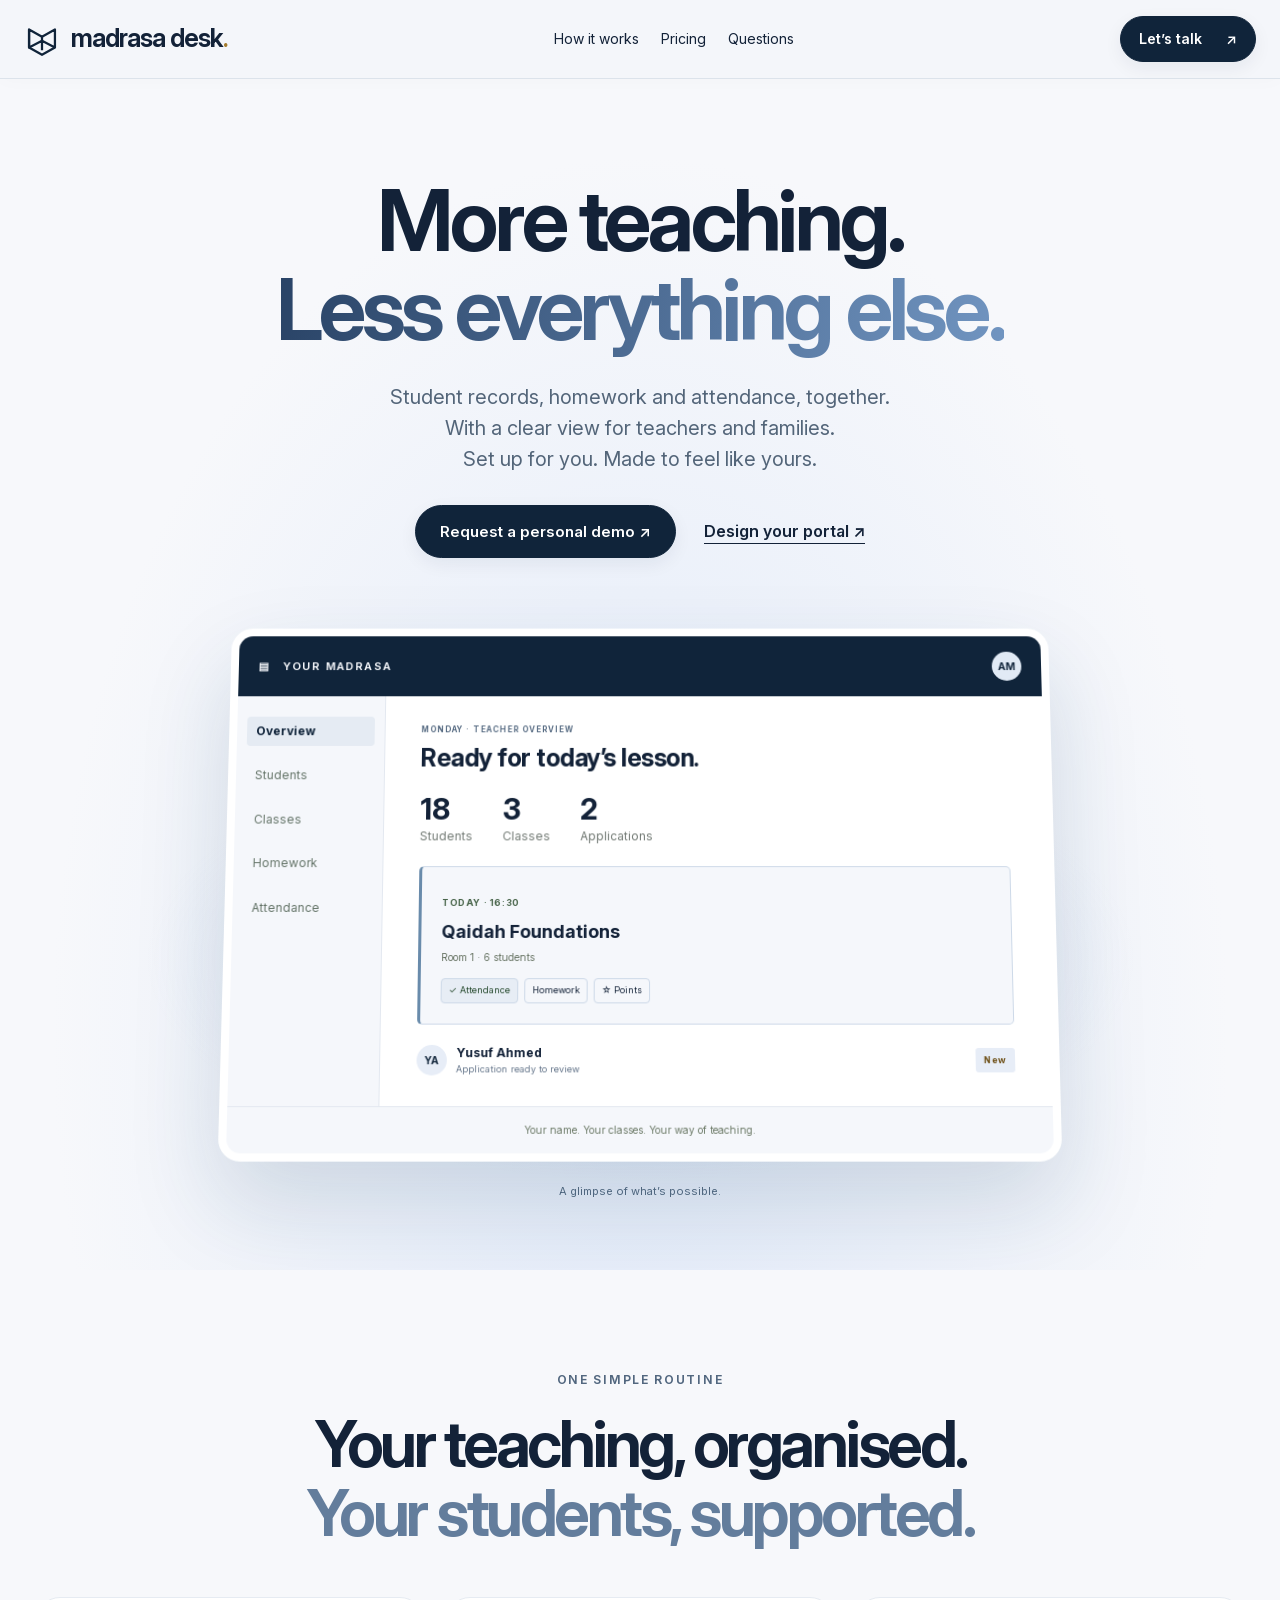
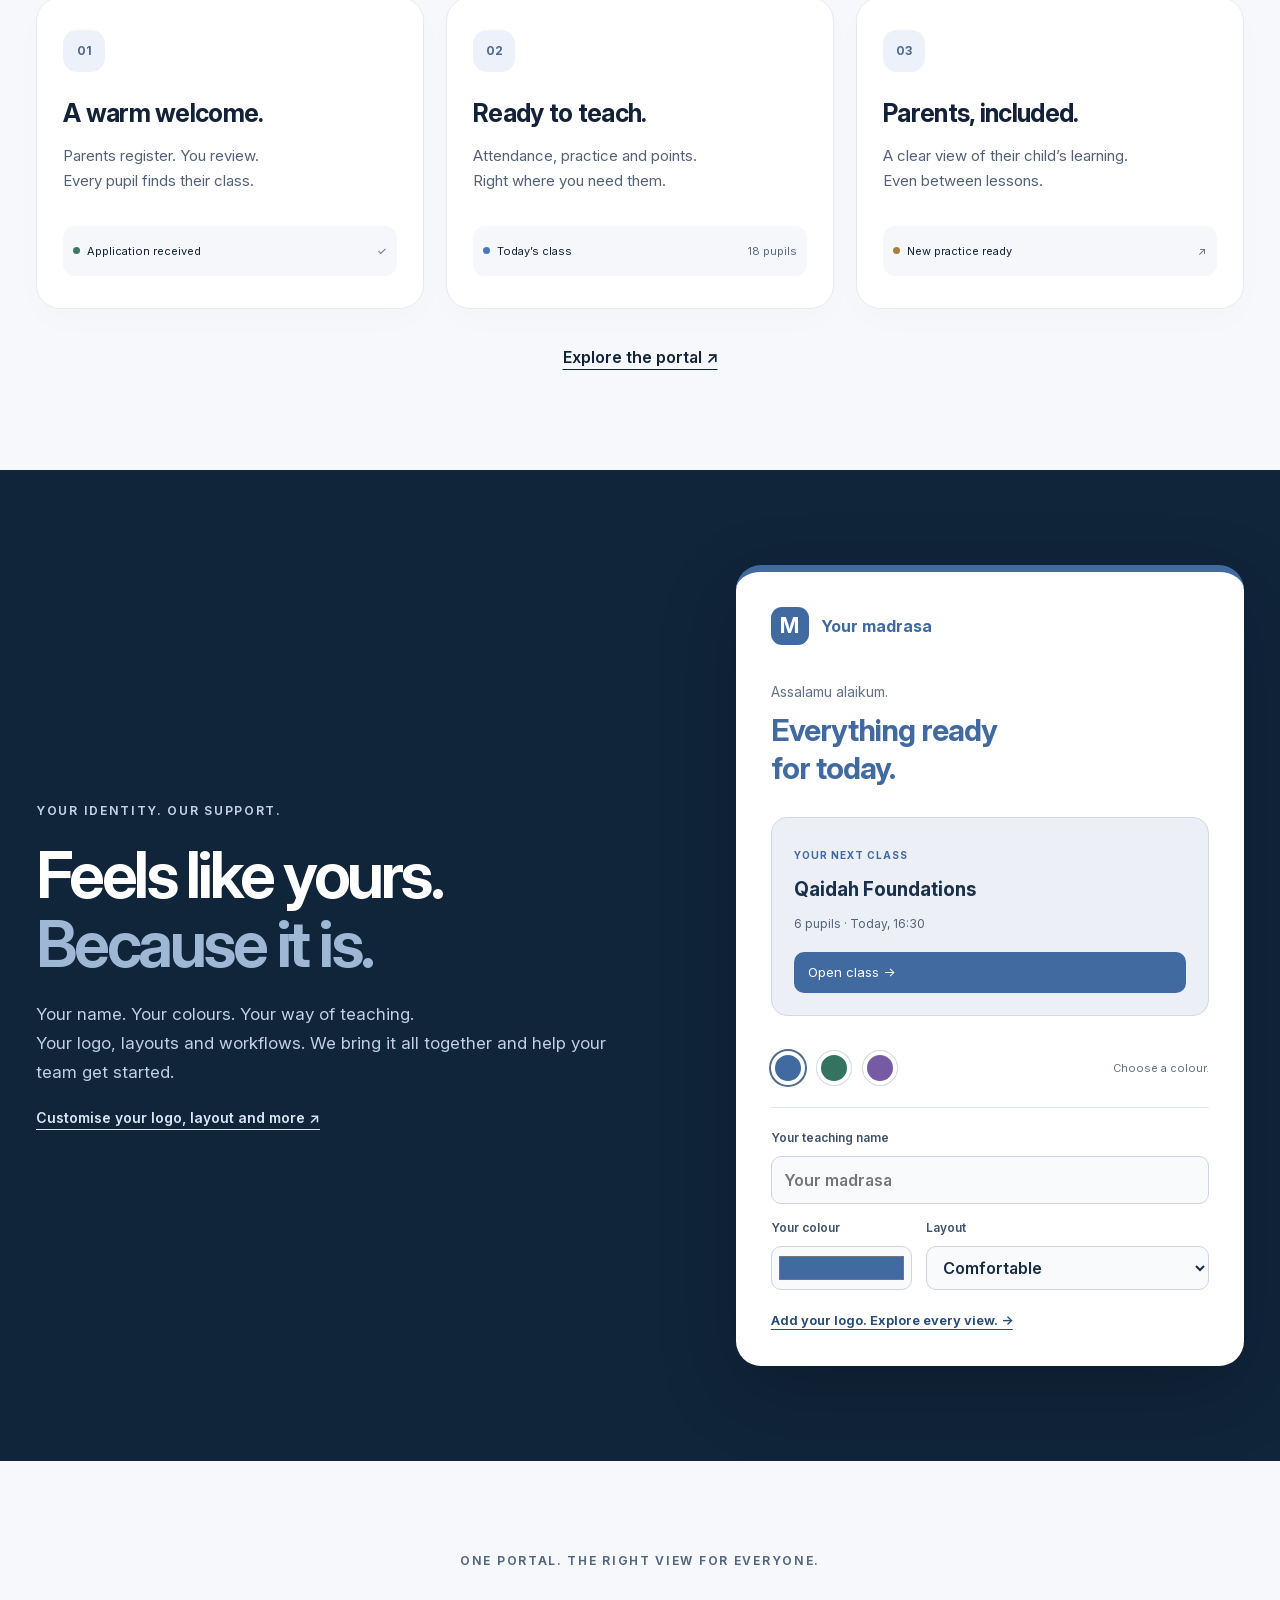
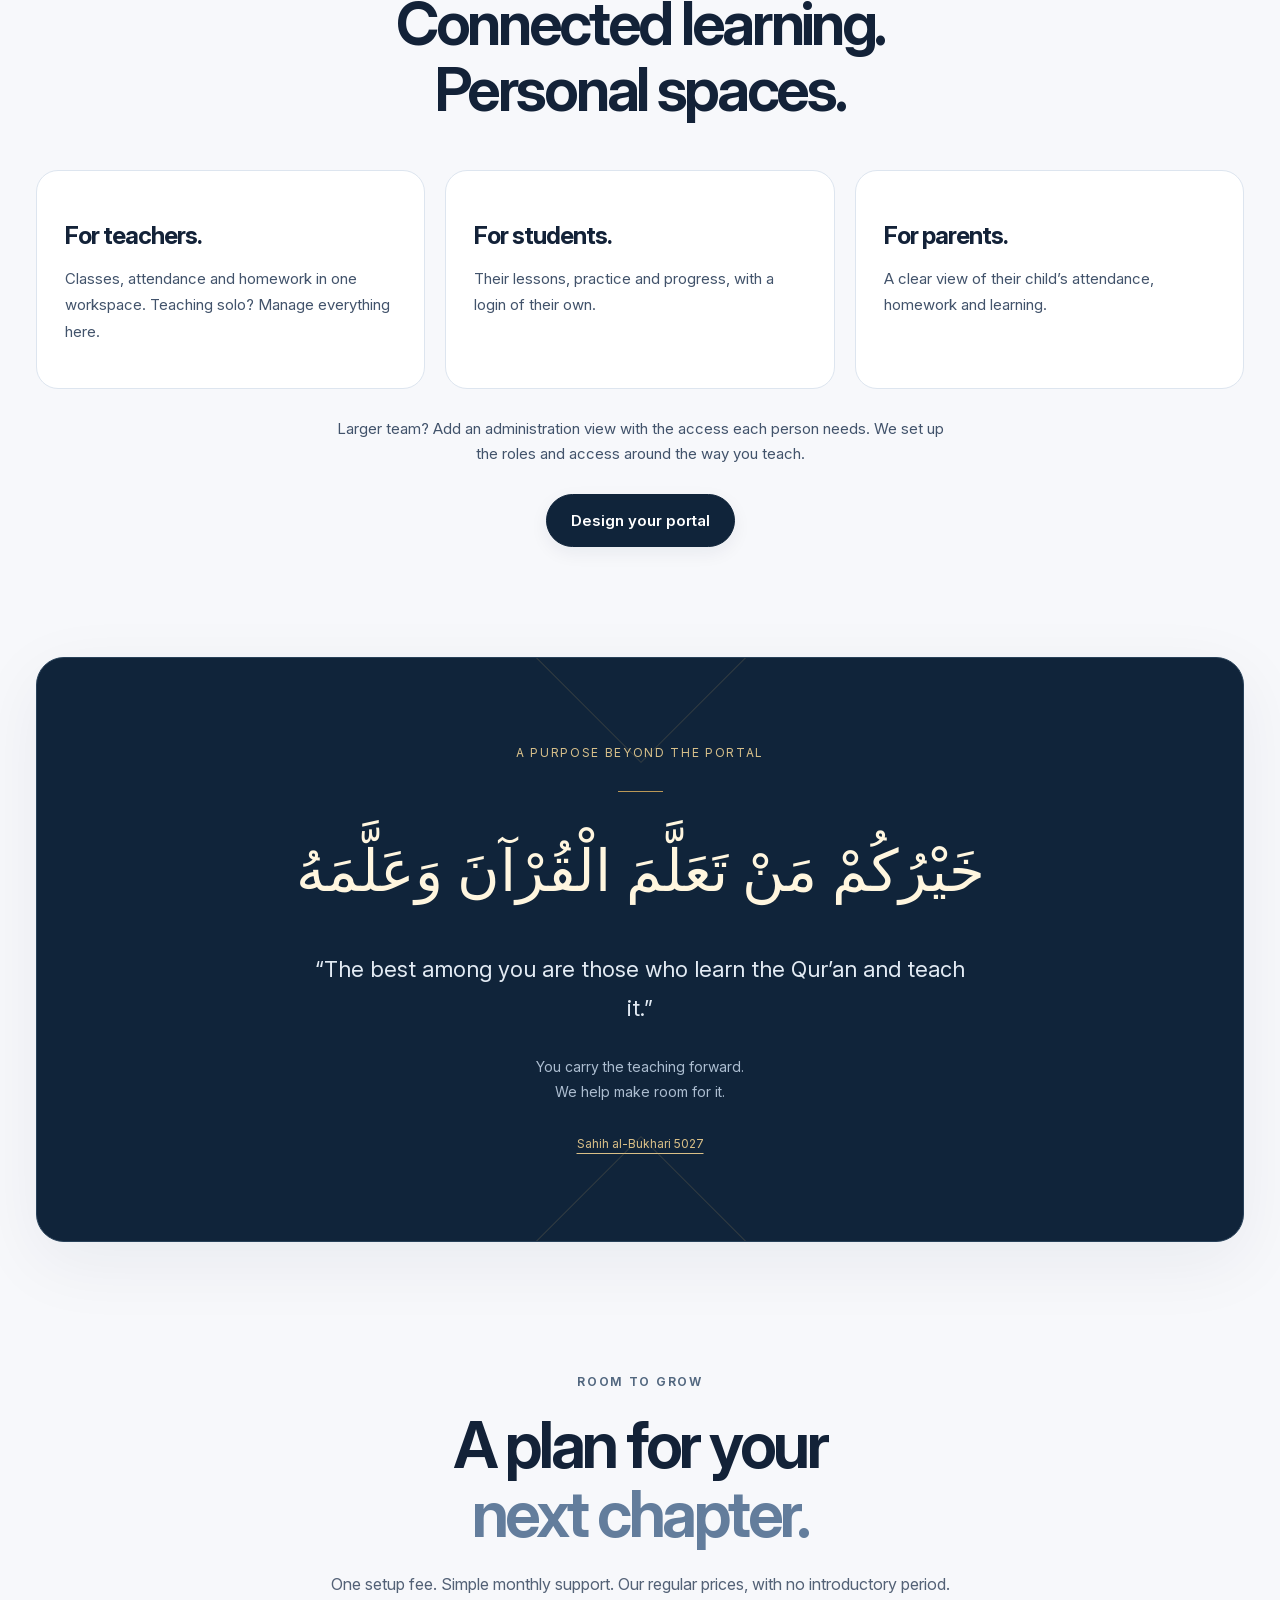
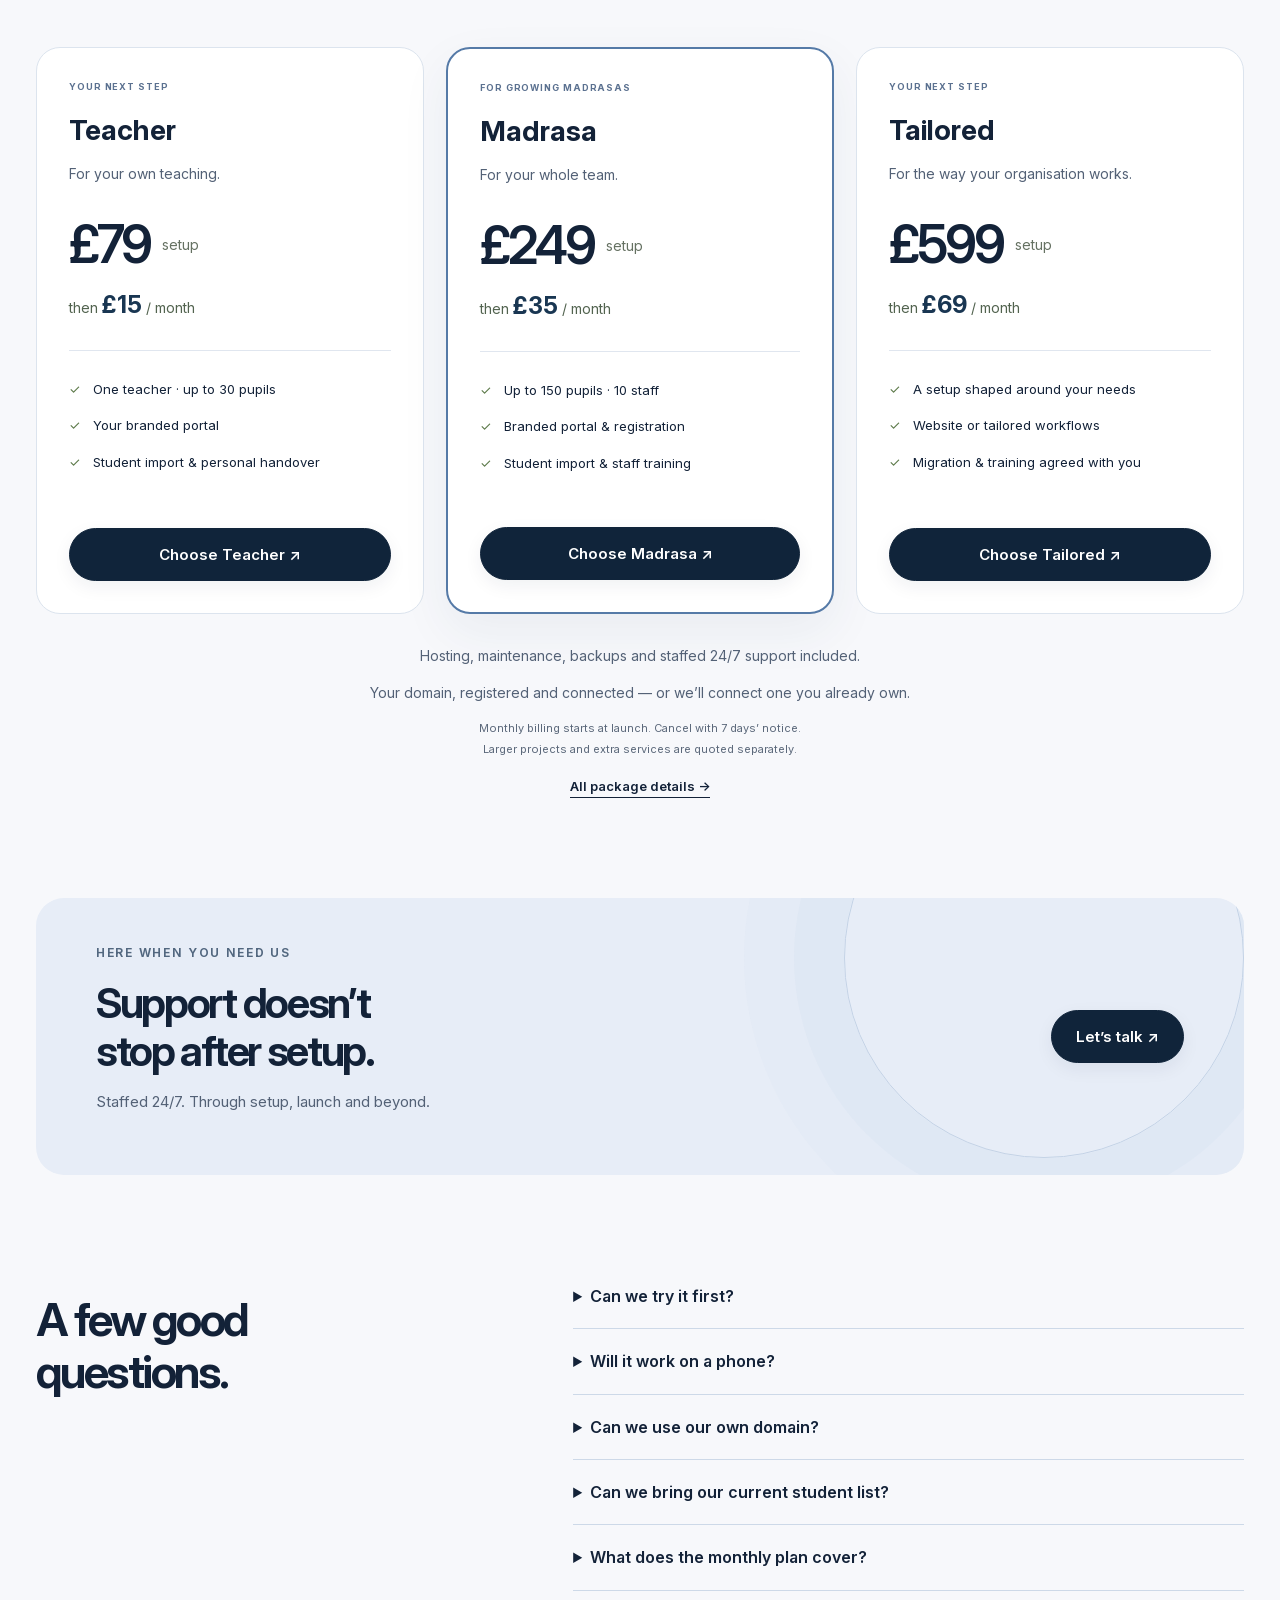
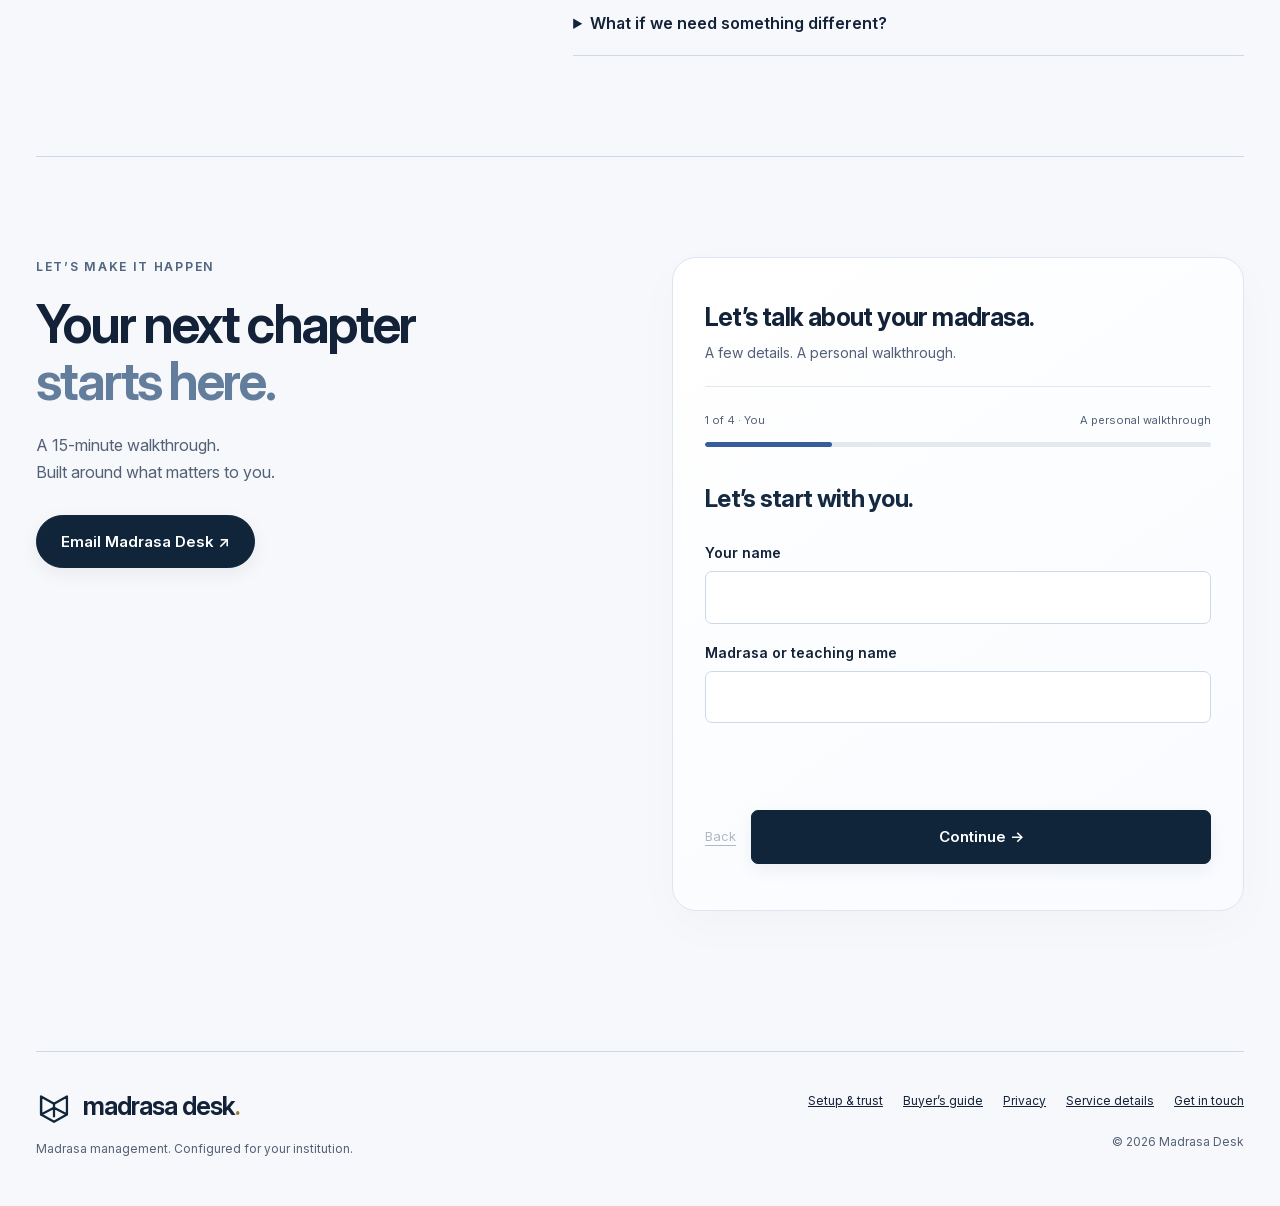
<file: index.html>
<!doctype html><html lang="en-GB"><head><meta charset="utf-8"><meta name="viewport" content="width=device-width,initial-scale=1"><title>Madrasa management, set up for you | Madrasa Desk</title><meta name="description" content="A branded management portal for UK madrasas, maktabs and Quran teachers. Configuration, student import, training and ongoing support. From £79 + £15/month."><meta property="og:title" content="Madrasa management, set up for you | Madrasa Desk"><meta property="og:description" content="A branded management portal for UK madrasas, maktabs and Quran teachers. Configuration, student import, training and ongoing support. From £79 + £15/month."><link rel="icon" href="assets/favicon.svg" type="image/svg+xml"><link rel="stylesheet" href="style.css?v=20261007-smooth2"><script src="app.js?v=20261007-smooth2" defer></script><link rel="canonical" href="https://madrasadesk.co.uk/"><meta property="og:url" content="https://madrasadesk.co.uk/"><meta property="og:site_name" content="Madrasa Desk"><meta property="og:type" content="website"><meta property="og:image" content="https://madrasadesk.co.uk/assets/share-card.png"><meta property="og:image:width" content="1200"><meta property="og:image:height" content="630"><meta property="og:image:alt" content="Madrasa Desk — Your madrasa. Your own portal. Set up for you."><meta name="twitter:card" content="summary_large_image"><script type="application/ld+json">{"@context": "https://schema.org", "@type": "Organization", "name": "Madrasa Desk", "url": "https://madrasadesk.co.uk/", "logo": "https://madrasadesk.co.uk/assets/mark.svg", "description": "Independent madrasa portal setup and ongoing support."}</script></head><body><a class="skip" href="#main">Skip to content</a><header class="header wrap"><a class="brand" href="./" aria-label="Madrasa Desk home"><img src="assets/mark.svg" alt="" width="36" height="36"><span>madrasa desk<span class="brand-dot">.</span></span></a><nav aria-label="Main navigation"><a href="#how-it-works">How it works</a><a href="#pricing">Pricing</a><a href="#questions">Questions</a></nav><a class="button small" href="#enquire">Let’s talk <span aria-hidden="true">↗</span></a></header><main id="main" class="premium-home"><section class="hero-stage"><div class="hero-copy wrap"><h1>More teaching.<br><span>Less everything else.</span></h1><p>Student records, homework and attendance, together.<br class="desktop-break"> With a clear view for teachers and families.<br class="desktop-break"> Set up for you. Made to feel like yours.</p><div class="hero-actions"><a class="button" href="#enquire">Request a personal demo ↗</a><a class="text-link" href="demo.html" target="_blank" rel="noopener">Design your portal ↗</a></div></div><div class="product-stage wrap" data-depth><div class="product-halo" aria-hidden="true"></div><div class="app-preview"><div class="preview-top"><span class="mini-brand">▤ &nbsp; YOUR MADRASA</span><span class="avatar">AM</span></div><div class="preview-layout"><aside><span class="selected">Overview</span><span>Students</span><span>Classes</span><span>Homework</span><span>Attendance</span></aside><div class="preview-main"><div class="preview-greeting"><span class="eyebrow">MONDAY · TEACHER OVERVIEW</span><h3>Ready for today’s lesson.</h3></div><div class="preview-metrics"><div><strong>18</strong><span>Students</span></div><div><strong>3</strong><span>Classes</span></div><div><strong>2</strong><span>Applications</span></div></div><div class="lesson-card"><span class="tag">TODAY · 16:30</span><h4>Qaidah Foundations</h4><p>Room 1 · 6 students</p><div class="lesson-actions"><span>✓ Attendance</span><span>Homework</span><span>☆ Points</span></div></div><div class="preview-row"><span class="avatar peach">YA</span><div><strong>Yusuf Ahmed</strong><small>Application ready to review</small></div><span class="tag gold">New</span></div></div></div><div class="preview-bottom">Your name. Your classes. Your way of teaching.</div></div><span class="product-caption">A glimpse of what’s possible.</span></div></section>
<section class="journey-section wrap" id="how-it-works"><div class="section-title" data-reveal><span class="eyebrow">ONE SIMPLE ROUTINE</span><h2>Your teaching, organised.<br><span>Your students, supported.</span></h2></div><div class="journey-grid"><article data-reveal><span class="journey-icon">01</span><h3>A warm welcome.</h3><p>Parents register. You review.<br>Every pupil finds their class.</p><div class="mini-event"><span class="event-dot"></span>Application received <span>✓</span></div></article><article data-reveal><span class="journey-icon">02</span><h3>Ready to teach.</h3><p>Attendance, practice and points.<br>Right where you need them.</p><div class="mini-event"><span class="event-dot blue"></span>Today’s class <span>18 pupils</span></div></article><article data-reveal><span class="journey-icon">03</span><h3>Parents, included.</h3><p>A clear view of their child’s learning.<br>Even between lessons.</p><div class="mini-event"><span class="event-dot gold-dot"></span>New practice ready <span>↗</span></div></article></div><a class="text-link" href="demo.html" target="_blank" rel="noopener">Explore the portal ↗</a></section>
<section class="spotlight"><div class="wrap spotlight-inner"><div data-reveal><span class="eyebrow">YOUR IDENTITY. OUR SUPPORT.</span><h2>Feels like yours.<br><span>Because it is.</span></h2><p>Your name. Your colours. Your way of teaching.<br>Your logo, layouts and workflows. We bring it all together and help your team get started.</p><a class="text-link" href="demo.html" target="_blank" rel="noopener">Customise your logo, layout and more ↗</a></div><div class="identity-card" data-reveal><div class="identity-top"><span class="identity-mark" aria-hidden="true">M</span><strong id="identity-name">Your madrasa</strong></div><p>Assalamu alaikum.</p><h3>Everything ready<br>for today.</h3><div class="identity-lesson"><span>YOUR NEXT CLASS</span><strong>Qaidah Foundations</strong><small>6 pupils · Today, 16:30</small><div class="identity-action">Open class →</div></div><div class="colour-picker" aria-label="Preview portal colour"><button class="swatch active" data-colour="blue" aria-label="Blue portal" aria-pressed="true"></button><button class="swatch" data-colour="green" aria-label="Green portal" aria-pressed="false"></button><button class="swatch" data-colour="purple" aria-label="Purple portal" aria-pressed="false"></button><span>Choose a colour.</span></div><div class="identity-controls"><label>Your teaching name<input id="brand-preview-name" maxlength="40" placeholder="Your madrasa" autocomplete="off"></label><div class="identity-control-row"><label>Your colour<input type="color" id="brand-preview-colour" value="#416aa0"></label><label>Layout<select id="brand-preview-layout"><option value="comfortable">Comfortable</option><option value="compact">Compact</option></select></label></div><a class="identity-design-link" href="demo.html" target="_blank" rel="noopener">Add your logo. Explore every view. →</a></div></div></div></section>
<section class="portal-roles wrap" data-reveal><span class="eyebrow">ONE PORTAL. THE RIGHT VIEW FOR EVERYONE.</span><h2>Connected learning.<br>Personal spaces.</h2><div class="role-grid"><article><h3>For teachers.</h3><p>Classes, attendance and homework in one workspace. Teaching solo? Manage everything here.</p></article><article><h3>For students.</h3><p>Their lessons, practice and progress, with a login of their own.</p></article><article><h3>For parents.</h3><p>A clear view of their child’s attendance, homework and learning.</p></article></div><p class="roles-note">Larger team? Add an administration view with the access each person needs. We set up the roles and access around the way you teach.</p><a class="button" href="demo.html" target="_blank" rel="noopener">Design your portal</a></section><section class="hadith-section wrap" data-reveal><span class="hadith-kicker">A purpose beyond the portal</span><span class="hadith-rule" aria-hidden="true"></span><p lang="ar" dir="rtl" class="hadith-arabic">خَيْرُكُمْ مَنْ تَعَلَّمَ الْقُرْآنَ وَعَلَّمَهُ</p><p class="hadith-translation">“The best among you are those who learn the Qur’an and teach it.”</p><p class="hadith-purpose">You carry the teaching forward.<br>We help make room for it.</p><a href="https://sunnah.com/bukhari:5027" target="_blank" rel="noopener">Sahih al-Bukhari 5027</a></section><section class="section wrap pricing-clean" id="pricing"><div class="section-title" data-reveal><span class="eyebrow">ROOM TO GROW</span><h2>A plan for your<br><span>next chapter.</span></h2><p>One setup fee. Simple monthly support. Our regular prices, with no introductory period.</p></div><div class="plan-grid"><article class="price-card plan-card " data-reveal><span class="plan-label">YOUR NEXT STEP</span><h3>Teacher</h3><p>For your own teaching.</p><div class="price"><strong>£79</strong><span>setup</span></div><p class="monthly">then <strong>£15</strong> / month</p><ul class="checklist"><li>One teacher · up to 30 pupils</li><li>Your branded portal</li><li>Student import & personal handover</li></ul><a class="button" href="#enquire" data-plan="Teacher">Choose Teacher ↗</a></article><article class="price-card plan-card recommended" data-reveal><span class="plan-label">FOR GROWING MADRASAS</span><h3>Madrasa</h3><p>For your whole team.</p><div class="price"><strong>£249</strong><span>setup</span></div><p class="monthly">then <strong>£35</strong> / month</p><ul class="checklist"><li>Up to 150 pupils · 10 staff</li><li>Branded portal & registration</li><li>Student import & staff training</li></ul><a class="button" href="#enquire" data-plan="Madrasa">Choose Madrasa ↗</a></article><article class="price-card plan-card " data-reveal><span class="plan-label">YOUR NEXT STEP</span><h3>Tailored</h3><p>For the way your organisation works.</p><div class="price"><strong>£599</strong><span>setup</span></div><p class="monthly">then <strong>£69</strong> / month</p><ul class="checklist"><li>A setup shaped around your needs</li><li>Website or tailored workflows</li><li>Migration & training agreed with you</li></ul><a class="button" href="#enquire" data-plan="Tailored">Choose Tailored ↗</a></article></div><div class="pricing-footnote"><p>Hosting, maintenance, backups and staffed 24/7 support included.</p><p>Your domain, registered and connected — or we’ll connect one you already own.</p><p class="micro">Monthly billing starts at launch. Cancel with 7 days’ notice.<br>Larger projects and extra services are quoted separately.</p><a class="text-link" href="service.html">All package details →</a></div></section>
<section class="support-banner wrap" data-reveal><span class="support-orbit" aria-hidden="true"></span><div><span class="eyebrow">HERE WHEN YOU NEED US</span><h2>Support doesn’t<br>stop after setup.</h2><p>Staffed 24/7. Through setup, launch and beyond.</p></div><a class="button" href="#enquire">Let’s talk ↗</a></section>
<section class="section wrap faq-section" id="questions"><div><h2>A few good<br>questions.</h2></div><div class="faqs"><details><summary>Can we try it first?</summary><p>Yes. Explore the interactive demo, then book a personal walkthrough around your priorities.</p></details><details><summary>Will it work on a phone?</summary><p>Yes. The portal works in a browser on phones and computers. No app download needed.</p></details><details><summary>Can we use our own domain?</summary><p>Yes. We can connect your existing domain or a subdomain, such as portal.yourname.co.uk, while keeping your current website. If you need a new domain, domain registration is included while your plan is active. Premium domains are quoted separately and agreed before purchase.</p></details><details><summary>Can we bring our current student list?</summary><p>Yes. Standard setup includes one clean spreadsheet import. We agree the fields and help you prepare it.</p></details><details><summary>What does the monthly plan cover?</summary><p>Hosting, backups, routine maintenance and staffed 24/7 support. Your agreement sets the support and recovery arrangements.</p></details><details><summary>What if we need something different?</summary><p>We agree the scope before you commit. Larger projects, payment collection and extra integrations are quoted separately. <a href="service.html">See the details.</a></p></details></div></section>
<section class="section wrap contact-section" id="enquire"><div data-reveal><span class="eyebrow">LET’S MAKE IT HAPPEN</span><h2>Your next chapter<br><span>starts here.</span></h2><p>A 15-minute walkthrough.<br>Built around what matters to you.</p><div class="contact-actions"><a class="button" href="mailto:hello@madrasadesk.co.uk">Email Madrasa Desk ↗</a></div></div><form id="enquiry-form" class="contact-form"><div class="form-heading"><span class="eyebrow">YOUR NEXT STEP</span><h3>Let’s talk about your madrasa.</h3><p>A few details. A personal walkthrough.</p></div><div class="enquiry-progress" hidden><div class="row"><span id="enquiry-step-label">1 of 4 · You</span><span>A personal walkthrough</span></div><div class="enquiry-track" role="progressbar" aria-label="Enquiry progress" aria-valuemin="0" aria-valuemax="4" aria-valuenow="1"><i></i></div></div>
<div class="enquiry-step" data-step="0"><h4 tabindex="-1">Let’s start with you.</h4><label>Your name<input name="name" autocomplete="name" maxlength="100" required></label><label>Madrasa or teaching name<input name="organisation" autocomplete="organization" maxlength="160" required></label></div>
<div class="enquiry-step" data-step="1"><h4 tabindex="-1">Who do you teach?</h4><fieldset class="size-options"><legend>How many students do you teach?</legend><div><label><input type="radio" name="size" value="Under 30" required><span>Under 30</span></label><label><input type="radio" name="size" value="30–75" required><span>30–75</span></label><label><input type="radio" name="size" value="76–150" required><span>76–150</span></label><label><input type="radio" name="size" value="Over 150" required><span>Over 150</span></label></div></fieldset><label>Which setup interests you?<select name="package"><option value="Not sure yet">Help me choose</option><option>Teacher</option><option>Madrasa</option><option>Tailored</option></select></label></div>
<div class="enquiry-step" data-step="2"><h4 tabindex="-1">What would make a difference?</h4><label>Tell us what you have in mind<textarea name="message" rows="4" maxlength="1900" placeholder="Perhaps easier attendance, homework in one place, or a fresh start for your madrasa…" required></textarea></label></div>
<div class="enquiry-step" data-step="3"><h4 tabindex="-1">Where can we reach you?</h4><label>Email address<input name="email" type="email" autocomplete="email" maxlength="200" required></label><label class="consent"><input type="checkbox" name="privacy" required><span>I’ve read the <a href="privacy.html">privacy notice</a>. Please contact me about this enquiry.</span></label></div>
<div class="enquiry-controls" hidden><button type="button" class="text-link" id="enquiry-back">Back</button><button type="button" class="button" id="enquiry-next">Continue →</button></div><label class="trap" aria-hidden="true">Leave this empty<input name="website" tabindex="-1" autocomplete="off"></label><button class="button" type="submit">Request a demo <span aria-hidden="true">↗</span></button><p id="form-status" role="status" tabindex="-1"></p><noscript><p>Enable JavaScript to send this form, or <a href="mailto:hello@madrasadesk.co.uk?subject=Madrasa%20Desk%20demo%20enquiry">email Madrasa Desk about a demo</a>.</p></noscript></form></section></main><footer class="wrap footer"><div><a class="brand" href="./" aria-label="Madrasa Desk home"><img src="assets/mark.svg" alt="" width="36" height="36"><span>madrasa desk<span class="brand-dot">.</span></span></a><p>Madrasa management. Configured for your institution.</p></div><div><a href="trust.html">Setup &amp; trust</a><a href="choosing-a-madrasa-system.html">Buyer’s guide</a><a href="privacy.html">Privacy</a><a href="service.html">Service details</a><a href="#enquire">Get in touch</a><p>© 2026 Madrasa Desk</p></div></footer></body></html>
</file>
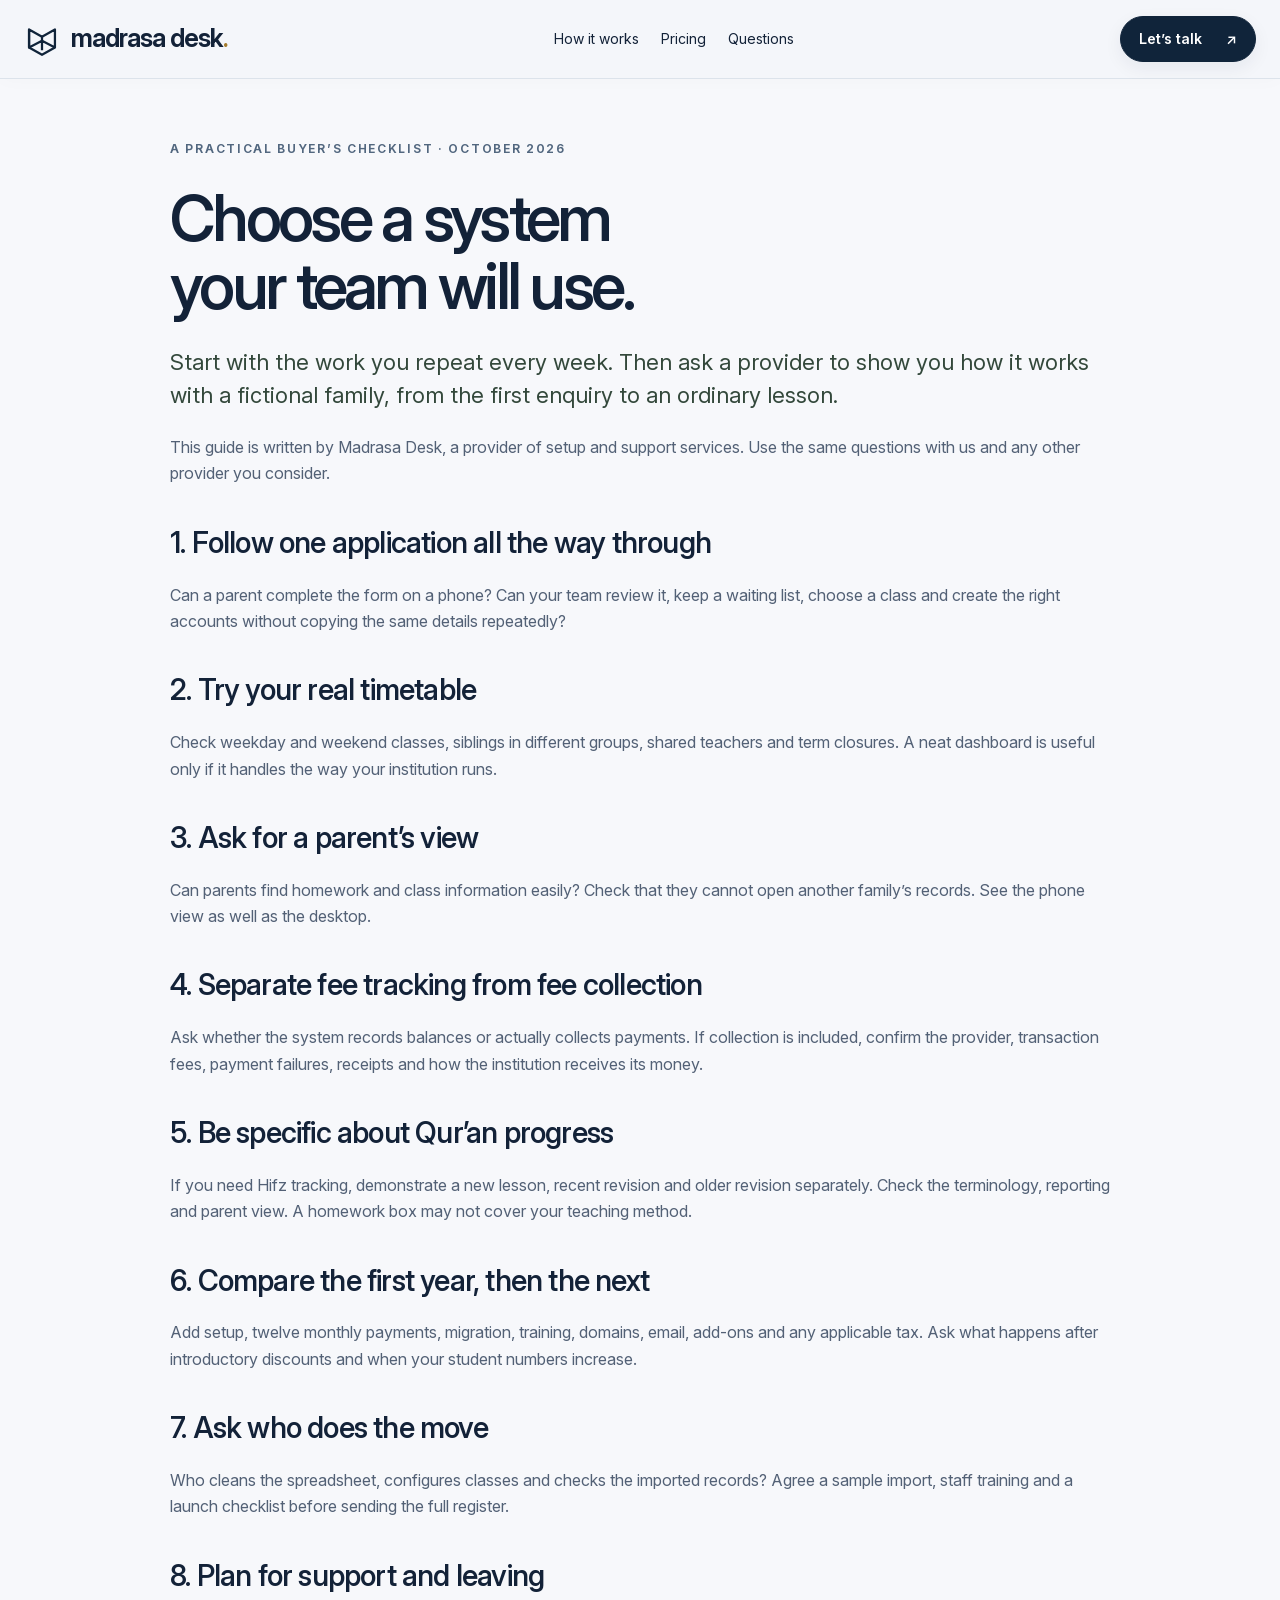
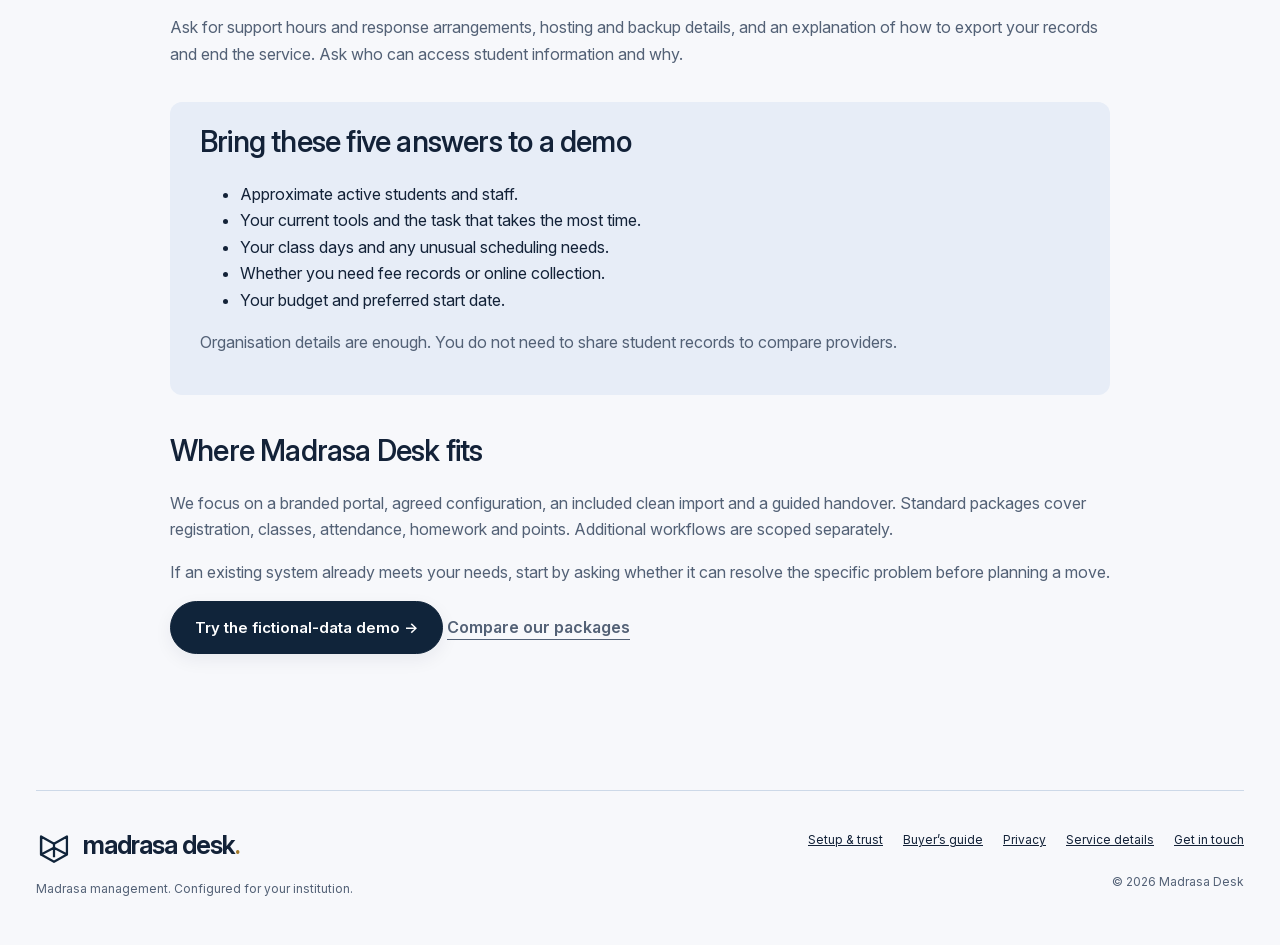
<file: choosing-a-madrasa-system.html>
<!doctype html><html lang="en-GB"><head><meta charset="utf-8"><meta name="viewport" content="width=device-width,initial-scale=1"><title>Choosing a madrasa management system | Madrasa Desk</title><meta name="description" content="A practical checklist for UK madrasas, maktabs and Quran teachers comparing registration, attendance, parent access, fees and setup support."><link rel="stylesheet" href="style.css?v=20261007-smooth2"><link rel="icon" href="assets/favicon.svg" type="image/svg+xml"><link rel="canonical" href="https://madrasadesk.co.uk/choosing-a-madrasa-system.html"><meta property="og:title" content="Choosing a madrasa management system | Madrasa Desk"><meta property="og:description" content="A practical checklist for UK madrasas, maktabs and Quran teachers comparing registration, attendance, parent access, fees and setup support."><meta property="og:url" content="https://madrasadesk.co.uk/choosing-a-madrasa-system.html"><meta property="og:site_name" content="Madrasa Desk"><meta property="og:type" content="website"><meta property="og:image" content="https://madrasadesk.co.uk/assets/share-card.png"><meta property="og:image:width" content="1200"><meta property="og:image:height" content="630"><meta property="og:image:alt" content="Madrasa Desk — Your madrasa. Your own portal. Set up for you."><meta name="twitter:card" content="summary_large_image"></head><body><a class="skip" href="index.html#main">Skip to content</a><header class="header wrap"><a class="brand" href="./" aria-label="Madrasa Desk home"><img src="assets/mark.svg" alt="" width="36" height="36"><span>madrasa desk<span class="brand-dot">.</span></span></a><nav aria-label="Main navigation"><a href="index.html#how-it-works">How it works</a><a href="index.html#pricing">Pricing</a><a href="index.html#questions">Questions</a></nav><a class="button small" href="index.html#enquire">Let’s talk <span aria-hidden="true">↗</span></a></header><main id="main" class="wrap document editorial"><span class="eyebrow">A PRACTICAL BUYER’S CHECKLIST · OCTOBER 2026</span><h1>Choose a system<br> your team will use.</h1><p class="large-copy">Start with the work you repeat every week. Then ask a provider to show you how it works with a fictional family, from the first enquiry to an ordinary lesson.</p><p>This guide is written by Madrasa Desk, a provider of setup and support services. Use the same questions with us and any other provider you consider.</p><h2>1. Follow one application all the way through</h2><p>Can a parent complete the form on a phone? Can your team review it, keep a waiting list, choose a class and create the right accounts without copying the same details repeatedly?</p><h2>2. Try your real timetable</h2><p>Check weekday and weekend classes, siblings in different groups, shared teachers and term closures. A neat dashboard is useful only if it handles the way your institution runs.</p><h2>3. Ask for a parent’s view</h2><p>Can parents find homework and class information easily? Check that they cannot open another family’s records. See the phone view as well as the desktop.</p><h2>4. Separate fee tracking from fee collection</h2><p>Ask whether the system records balances or actually collects payments. If collection is included, confirm the provider, transaction fees, payment failures, receipts and how the institution receives its money.</p><h2>5. Be specific about Qur’an progress</h2><p>If you need Hifz tracking, demonstrate a new lesson, recent revision and older revision separately. Check the terminology, reporting and parent view. A homework box may not cover your teaching method.</p><h2>6. Compare the first year, then the next</h2><p>Add setup, twelve monthly payments, migration, training, domains, email, add-ons and any applicable tax. Ask what happens after introductory discounts and when your student numbers increase.</p><h2>7. Ask who does the move</h2><p>Who cleans the spreadsheet, configures classes and checks the imported records? Agree a sample import, staff training and a launch checklist before sending the full register.</p><h2>8. Plan for support and leaving</h2><p>Ask for support hours and response arrangements, hosting and backup details, and an explanation of how to export your records and end the service. Ask who can access student information and why.</p><div class="decision-box"><h2>Bring these five answers to a demo</h2><ul><li>Approximate active students and staff.</li><li>Your current tools and the task that takes the most time.</li><li>Your class days and any unusual scheduling needs.</li><li>Whether you need fee records or online collection.</li><li>Your budget and preferred start date.</li></ul><p>Organisation details are enough. You do not need to share student records to compare providers.</p></div><h2>Where Madrasa Desk fits</h2><p>We focus on a branded portal, agreed configuration, an included clean import and a guided handover. Standard packages cover registration, classes, attendance, homework and points. Additional workflows are scoped separately.</p><p>If an existing system already meets your needs, start by asking whether it can resolve the specific problem before planning a move.</p><p><a class="button" href="demo.html">Try the fictional-data demo →</a> <a class="text-link" href="index.html#pricing">Compare our packages</a></p></main><footer class="wrap footer"><div><a class="brand" href="./" aria-label="Madrasa Desk home"><img src="assets/mark.svg" alt="" width="36" height="36"><span>madrasa desk<span class="brand-dot">.</span></span></a><p>Madrasa management. Configured for your institution.</p></div><div><a href="trust.html">Setup &amp; trust</a><a href="choosing-a-madrasa-system.html">Buyer’s guide</a><a href="privacy.html">Privacy</a><a href="service.html">Service details</a><a href="index.html#enquire">Get in touch</a><p>© 2026 Madrasa Desk</p></div></footer></body></html>
</file>
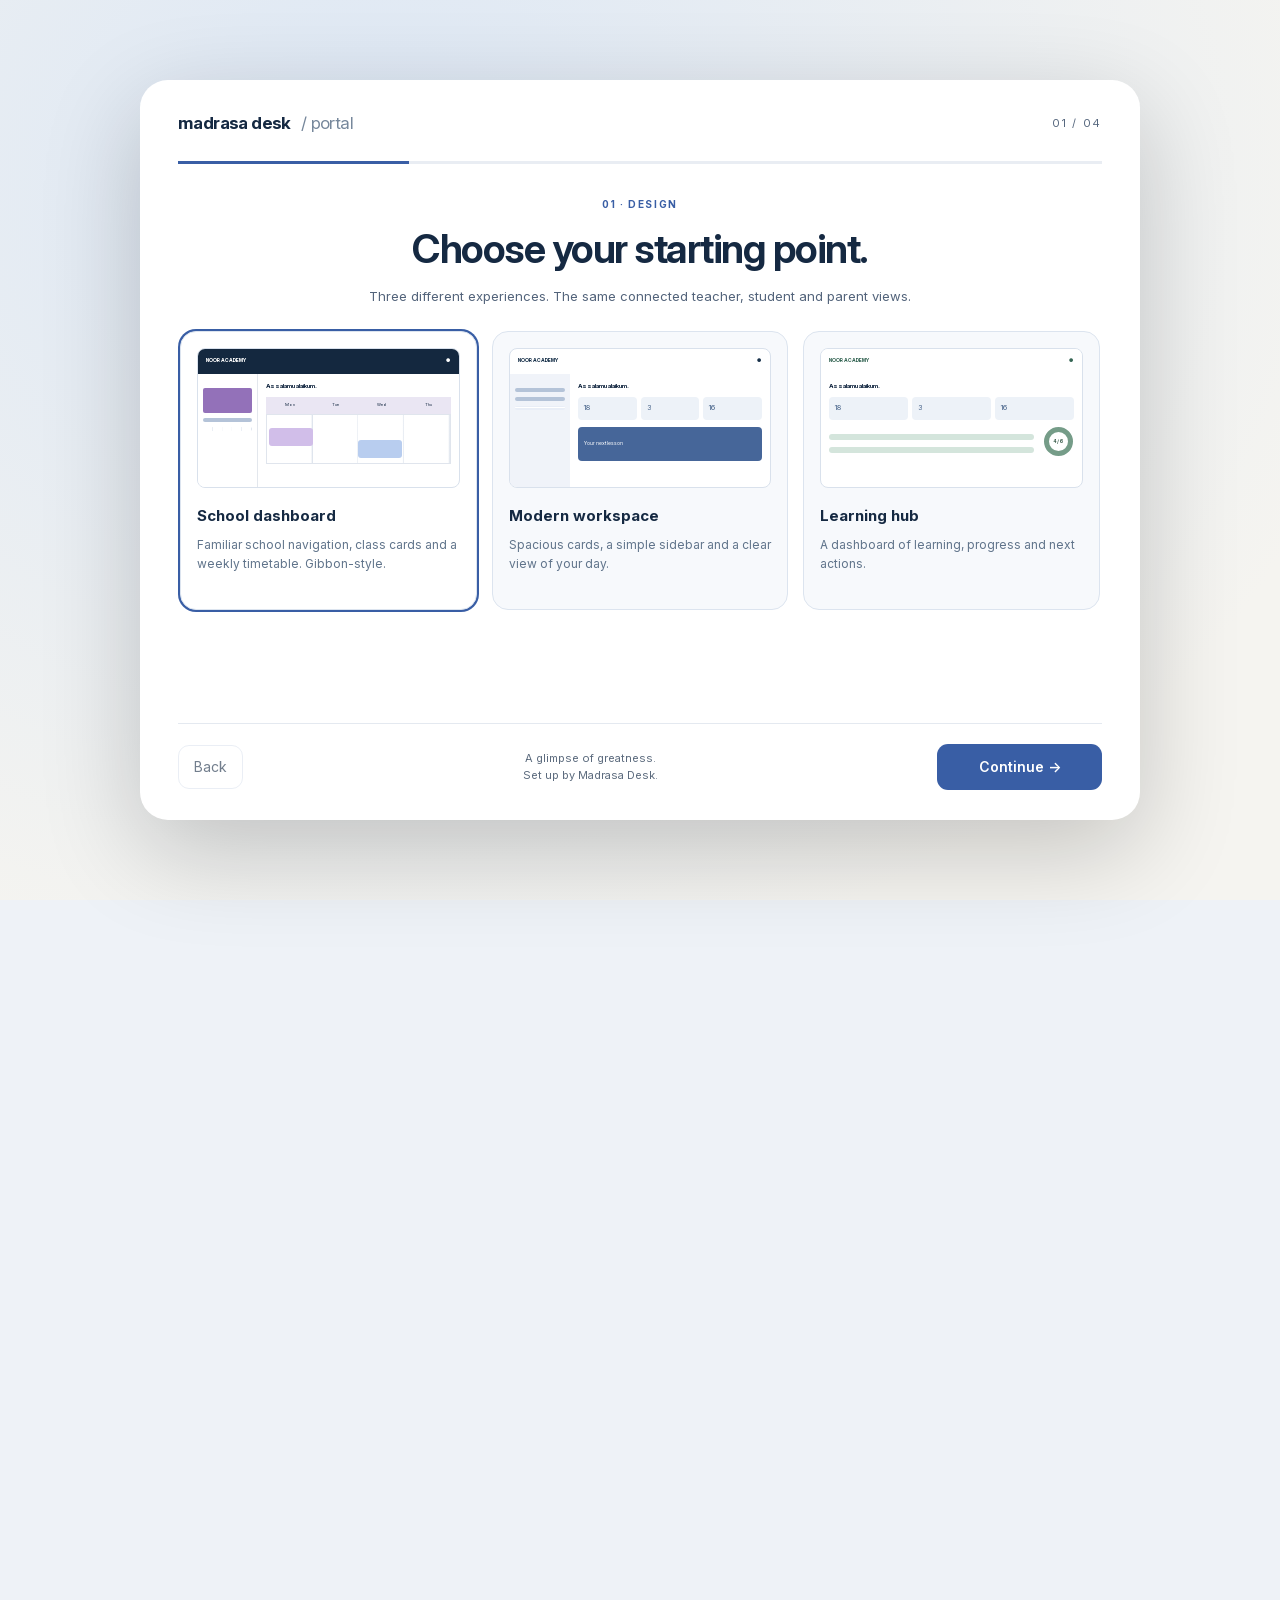
<file: demo.html>
<!doctype html><html lang="en-GB"><head><meta charset="utf-8"><meta name="viewport" content="width=device-width,initial-scale=1"><meta name="description" content="Build a sample teaching portal. Explore three styles, customise your branding and try connected teacher, student and parent views."><title>Design your portal · Madrasa Desk</title><link rel="icon" href="assets/favicon.svg"><link rel="stylesheet" href="studio.css?v=oct7-presets2"><script src="studio.js?v=oct7-presets2" defer></script><script src="portal-presets.js?v=2" defer></script></head><body class="setting-up"><a class="skip" href="#workspace">Skip to portal</a><header class="studio-bar"><a class="studio-brand" href="./"><img src="assets/mark.svg" width="28" height="28" alt="">madrasa desk<span> / portal</span></a><div><button id="customise">Customise</button><button id="export">Export preview</button><a class="primary" href="./#enquire" target="_blank" rel="noopener">Make it real ↗</a></div></header><div class="demo-ribbon">INTERACTIVE PREVIEW <span>Fictional records · no real accounts or emails · changes stay in this tab</span></div><main id="workspace"></main><aside id="settings" class="settings" aria-label="Portal customisation" hidden><div class="settings-head"><h2>Make it yours.</h2><button id="close-settings" aria-label="Close customisation">×</button></div><p>Your teaching, in your own style.</p><label>Teaching name<input id="brand-name" maxlength="60" value="Noor Academy"></label><label>Preview domain<input id="brand-domain" maxlength="70" value="portal.nooracademy.co.uk"></label><small>A visual example. No domain is registered or checked.</small><label>Your logo<input id="logo-upload" type="file" accept="image/png,image/jpeg,image/webp"></label><small>PNG, JPG or WebP, up to 3 MB. Stays in this tab.</small><button id="remove-logo" class="quiet">Remove logo</button><h3>Your colour</h3><div class="swatches" id="colours"></div><label class="colour-field">Choose any colour<input id="custom-colour" type="color" value="#395ea5"></label><h3>Your layout</h3><div id="styles" class="styles"></div><h3>Finishing touches</h3><label>Typography<select id="portal-font"><option value="inter">Contemporary</option><option value="system">School / familiar</option><option value="serif">Editorial</option></select></label><label>Card shape<select id="portal-shape"><option value="soft">Soft corners</option><option value="square">Straight edges</option><option value="round">Rounded</option></select></label><label>Spacing<select id="portal-density"><option value="comfortable">Comfortable</option><option value="compact">Compact</option></select></label><h3>Your dashboard</h3><label class="toggle-row"><input type="checkbox" id="show-stats" checked> Overview numbers</label><label class="toggle-row"><input type="checkbox" id="show-activity" checked> Recent activity</label><label class="toggle-row"><input type="checkbox" id="show-progress" checked> Learning progress</label><h3>Your organisation</h3><div class="segmented"><button data-mode="solo">Solo teacher</button><button data-mode="team">Teaching team</button></div><p class="hint">Solo mode combines teaching and administration. Families still get their own views.</p><button id="reset" class="quiet">Reset sample records</button><p class="hint">Use fictional names only. Closing or reloading this tab resets the preview. Export saves a read-only HTML snapshot, not a working hosted portal.</p></aside><dialog id="welcome" aria-labelledby="wizard-title"><div class="wizard-top"><a class="studio-brand" href="./">madrasa desk<span> / portal</span></a><span id="wizard-count">01 / 04</span></div><div class="wizard-track" role="progressbar" aria-label="Portal setup progress" aria-valuemin="1" aria-valuemax="4" aria-valuenow="1"><i></i></div><div id="wizard-content"></div><footer class="wizard-footer"><button id="wizard-back" type="button">Back</button><p>A glimpse of greatness.<br>Set up by Madrasa Desk.</p><button id="wizard-next" class="primary" type="button">Continue →</button></footer></dialog><dialog id="task-dialog"></dialog><div id="toast" role="status" aria-live="polite"></div></body></html>
</file>
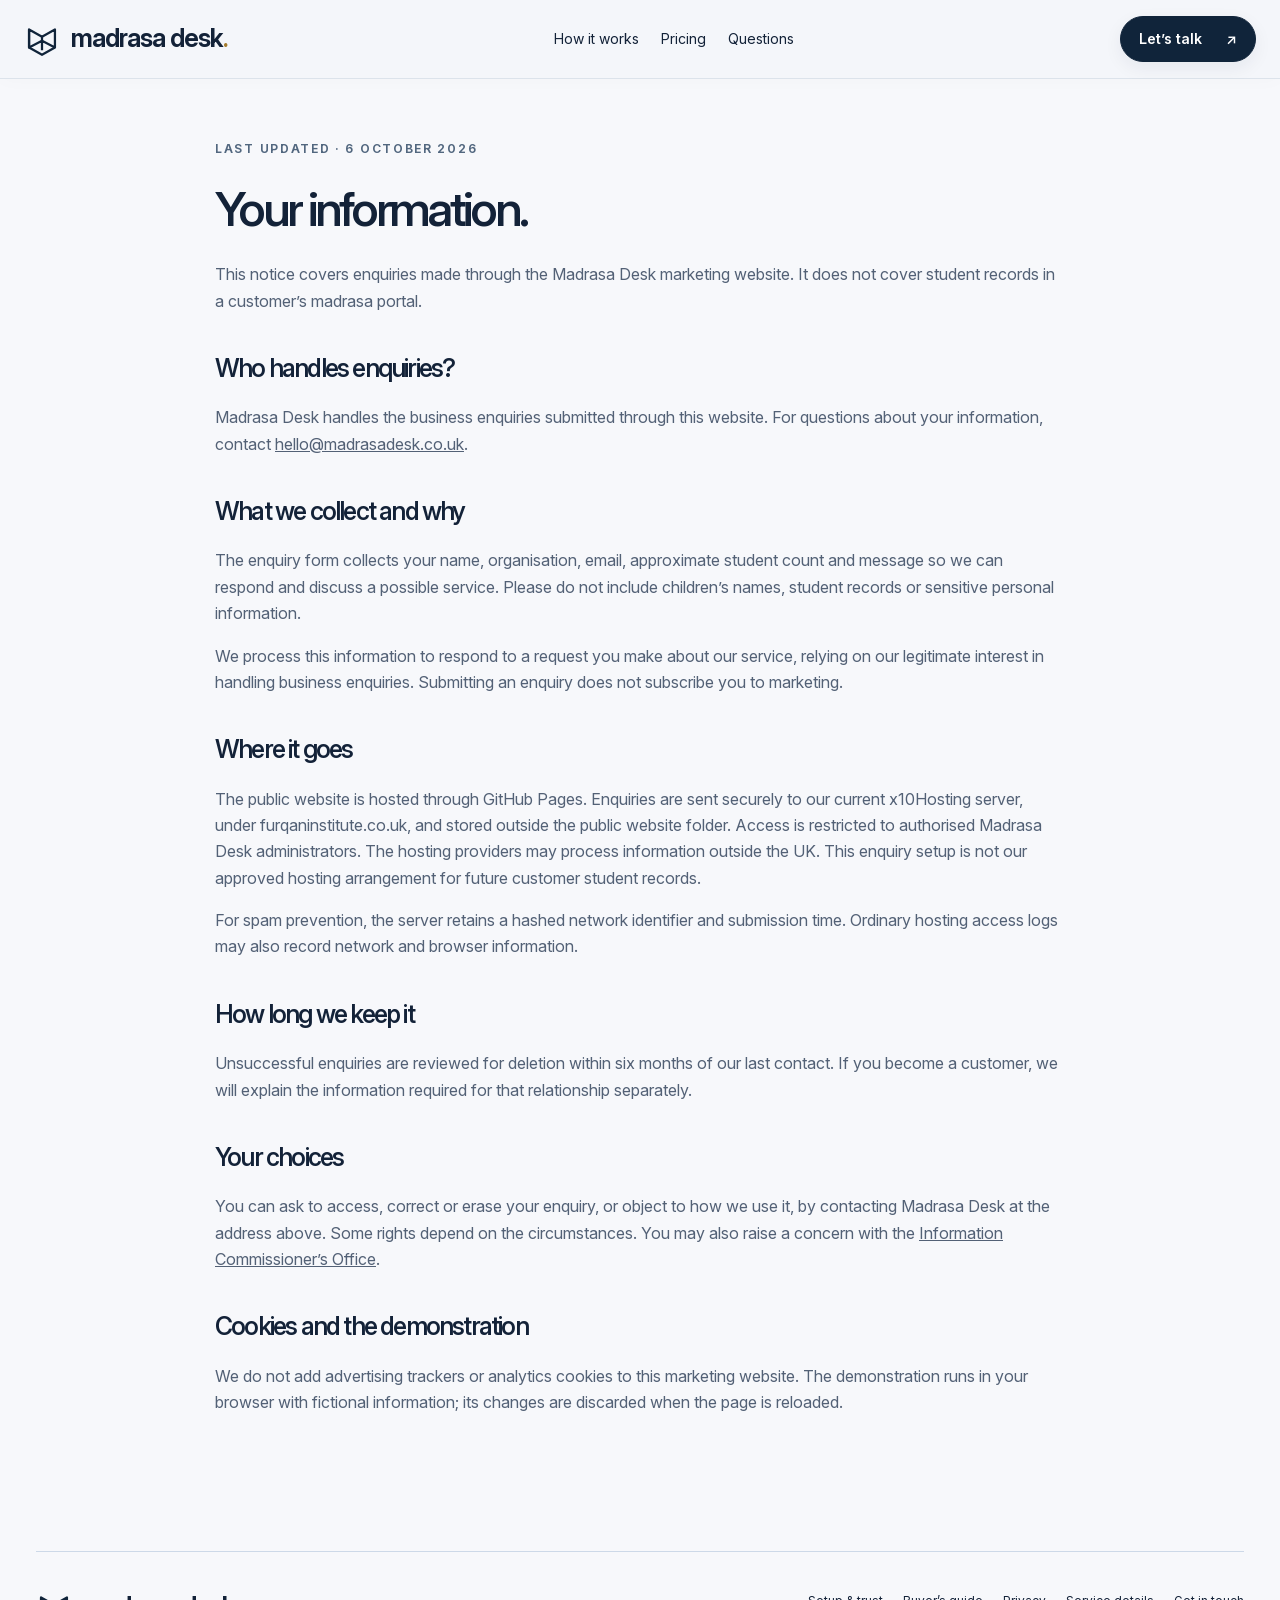
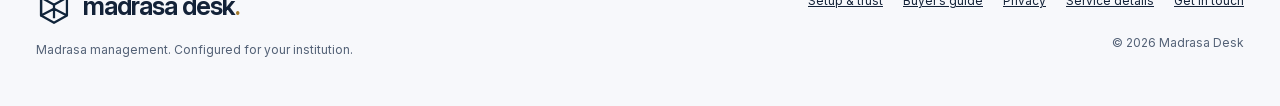
<file: privacy.html>
<!doctype html><html lang="en-GB"><head><meta charset="utf-8"><meta name="viewport" content="width=device-width,initial-scale=1"><title>Enquiry privacy notice | Madrasa Desk</title><meta name="description" content="How Madrasa Desk handles business enquiries, including contact information, hosting, retention and your choices."><meta property="og:title" content="Enquiry privacy notice | Madrasa Desk"><meta property="og:description" content="How Madrasa Desk handles business enquiries, including contact information, hosting, retention and your choices."><link rel="icon" href="assets/favicon.svg" type="image/svg+xml"><link rel="stylesheet" href="style.css?v=20261007-smooth2"><script src="app.js?v=20261007-smooth2" defer></script><link rel="canonical" href="https://madrasadesk.co.uk/privacy.html"><meta property="og:url" content="https://madrasadesk.co.uk/privacy.html"><meta property="og:site_name" content="Madrasa Desk"><meta property="og:type" content="website"><meta property="og:image" content="https://madrasadesk.co.uk/assets/share-card.png"><meta property="og:image:width" content="1200"><meta property="og:image:height" content="630"><meta property="og:image:alt" content="Madrasa Desk — Your madrasa. Your own portal. Set up for you."><meta name="twitter:card" content="summary_large_image"></head><body><a class="skip" href="#main">Skip to content</a><header class="header wrap"><a class="brand" href="./" aria-label="Madrasa Desk home"><img src="assets/mark.svg" alt="" width="36" height="36"><span>madrasa desk<span class="brand-dot">.</span></span></a><nav aria-label="Main navigation"><a href="index.html#how-it-works">How it works</a><a href="index.html#pricing">Pricing</a><a href="index.html#questions">Questions</a></nav><a class="button small" href="index.html#enquire">Let’s talk <span aria-hidden="true">↗</span></a></header><main id="main" class="wrap document"><span class="eyebrow">LAST UPDATED · 6 OCTOBER 2026</span><h1>Your information.</h1><p>This notice covers enquiries made through the Madrasa Desk marketing website. It does not cover student records in a customer’s madrasa portal.</p><h2>Who handles enquiries?</h2><p>Madrasa Desk handles the business enquiries submitted through this website. For questions about your information, contact <a href="mailto:hello@madrasadesk.co.uk">hello@madrasadesk.co.uk</a>.</p><h2>What we collect and why</h2><p>The enquiry form collects your name, organisation, email, approximate student count and message so we can respond and discuss a possible service. Please do not include children’s names, student records or sensitive personal information.</p><p>We process this information to respond to a request you make about our service, relying on our legitimate interest in handling business enquiries. Submitting an enquiry does not subscribe you to marketing.</p><h2>Where it goes</h2><p>The public website is hosted through GitHub Pages. Enquiries are sent securely to our current x10Hosting server, under furqaninstitute.co.uk, and stored outside the public website folder. Access is restricted to authorised Madrasa Desk administrators. The hosting providers may process information outside the UK. This enquiry setup is not our approved hosting arrangement for future customer student records.</p><p>For spam prevention, the server retains a hashed network identifier and submission time. Ordinary hosting access logs may also record network and browser information.</p><h2>How long we keep it</h2><p>Unsuccessful enquiries are reviewed for deletion within six months of our last contact. If you become a customer, we will explain the information required for that relationship separately.</p><h2>Your choices</h2><p>You can ask to access, correct or erase your enquiry, or object to how we use it, by contacting Madrasa Desk at the address above. Some rights depend on the circumstances. You may also raise a concern with the <a href="https://ico.org.uk/make-a-complaint/">Information Commissioner’s Office</a>.</p><h2>Cookies and the demonstration</h2><p>We do not add advertising trackers or analytics cookies to this marketing website. The demonstration runs in your browser with fictional information; its changes are discarded when the page is reloaded.</p></main><footer class="wrap footer"><div><a class="brand" href="./" aria-label="Madrasa Desk home"><img src="assets/mark.svg" alt="" width="36" height="36"><span>madrasa desk<span class="brand-dot">.</span></span></a><p>Madrasa management. Configured for your institution.</p></div><div><a href="trust.html">Setup &amp; trust</a><a href="choosing-a-madrasa-system.html">Buyer’s guide</a><a href="privacy.html">Privacy</a><a href="service.html">Service details</a><a href="index.html#enquire">Get in touch</a><p>© 2026 Madrasa Desk</p></div></footer></body></html>
</file>
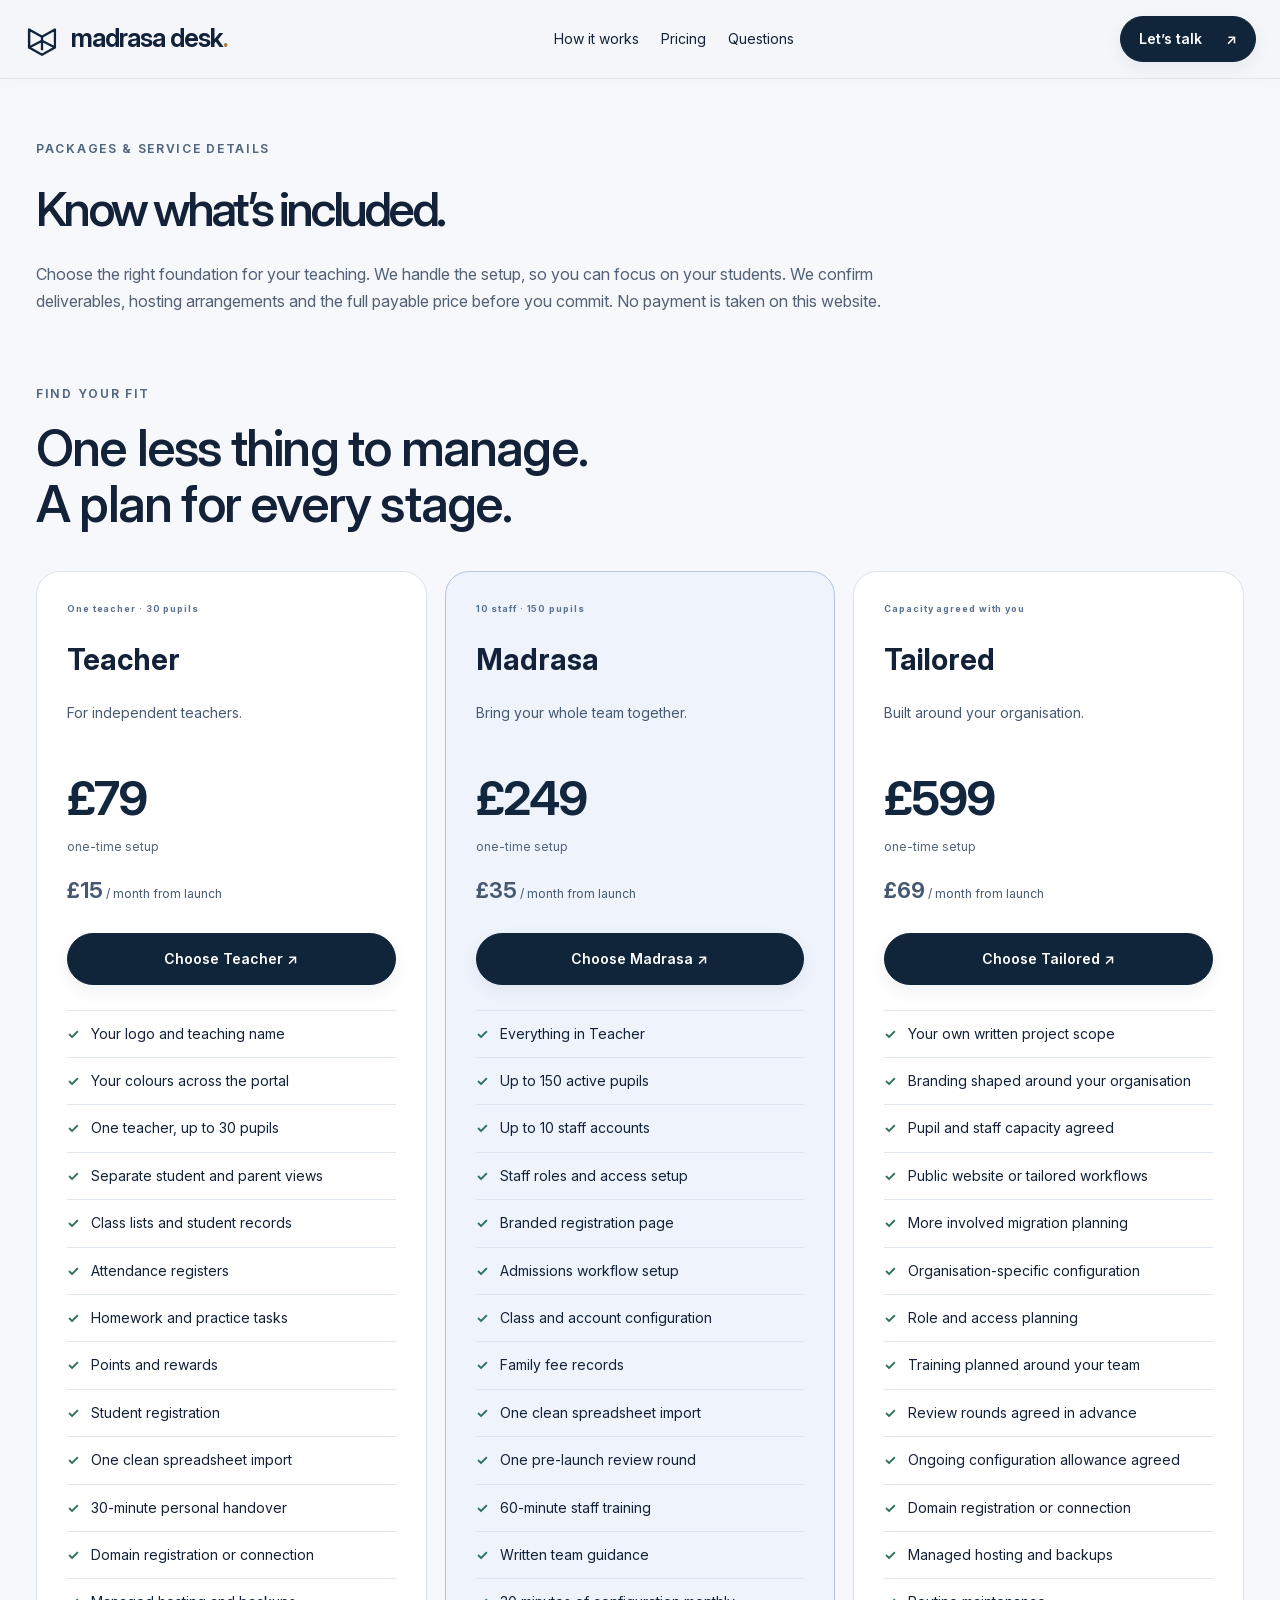
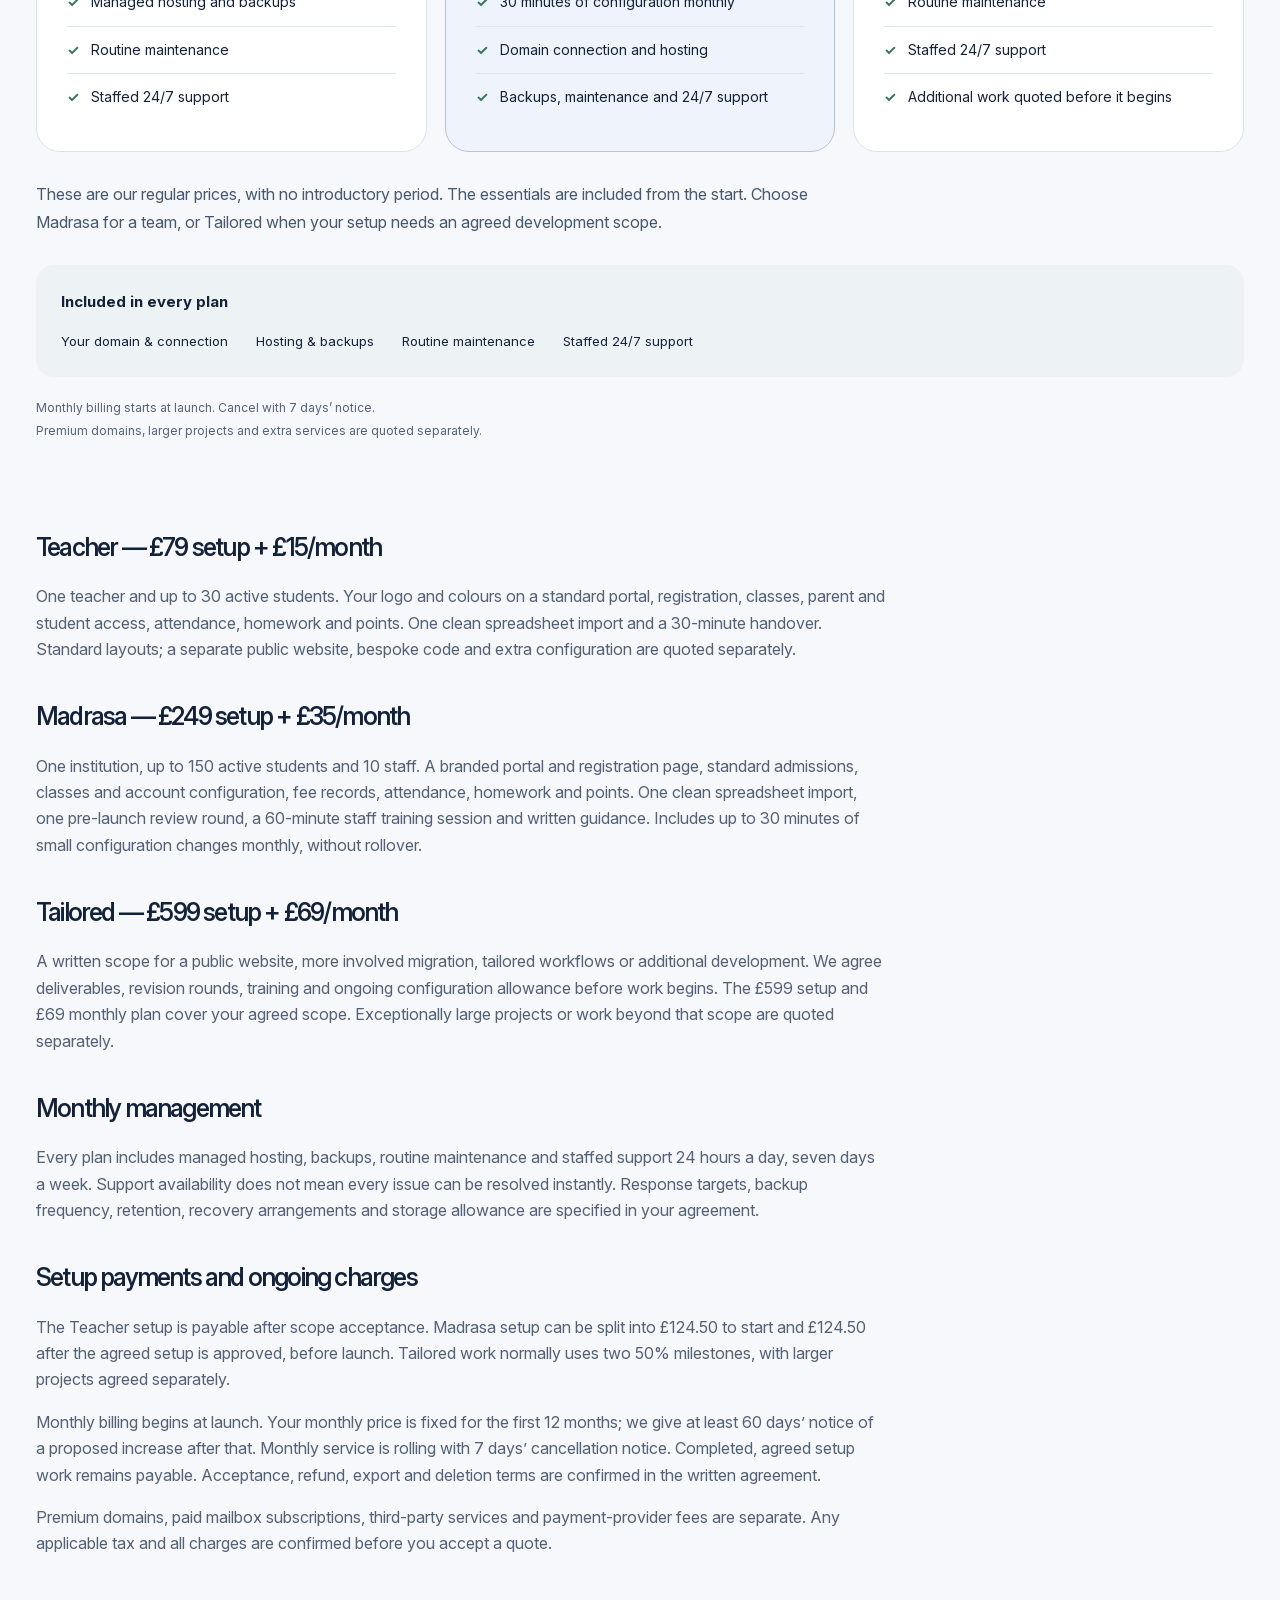
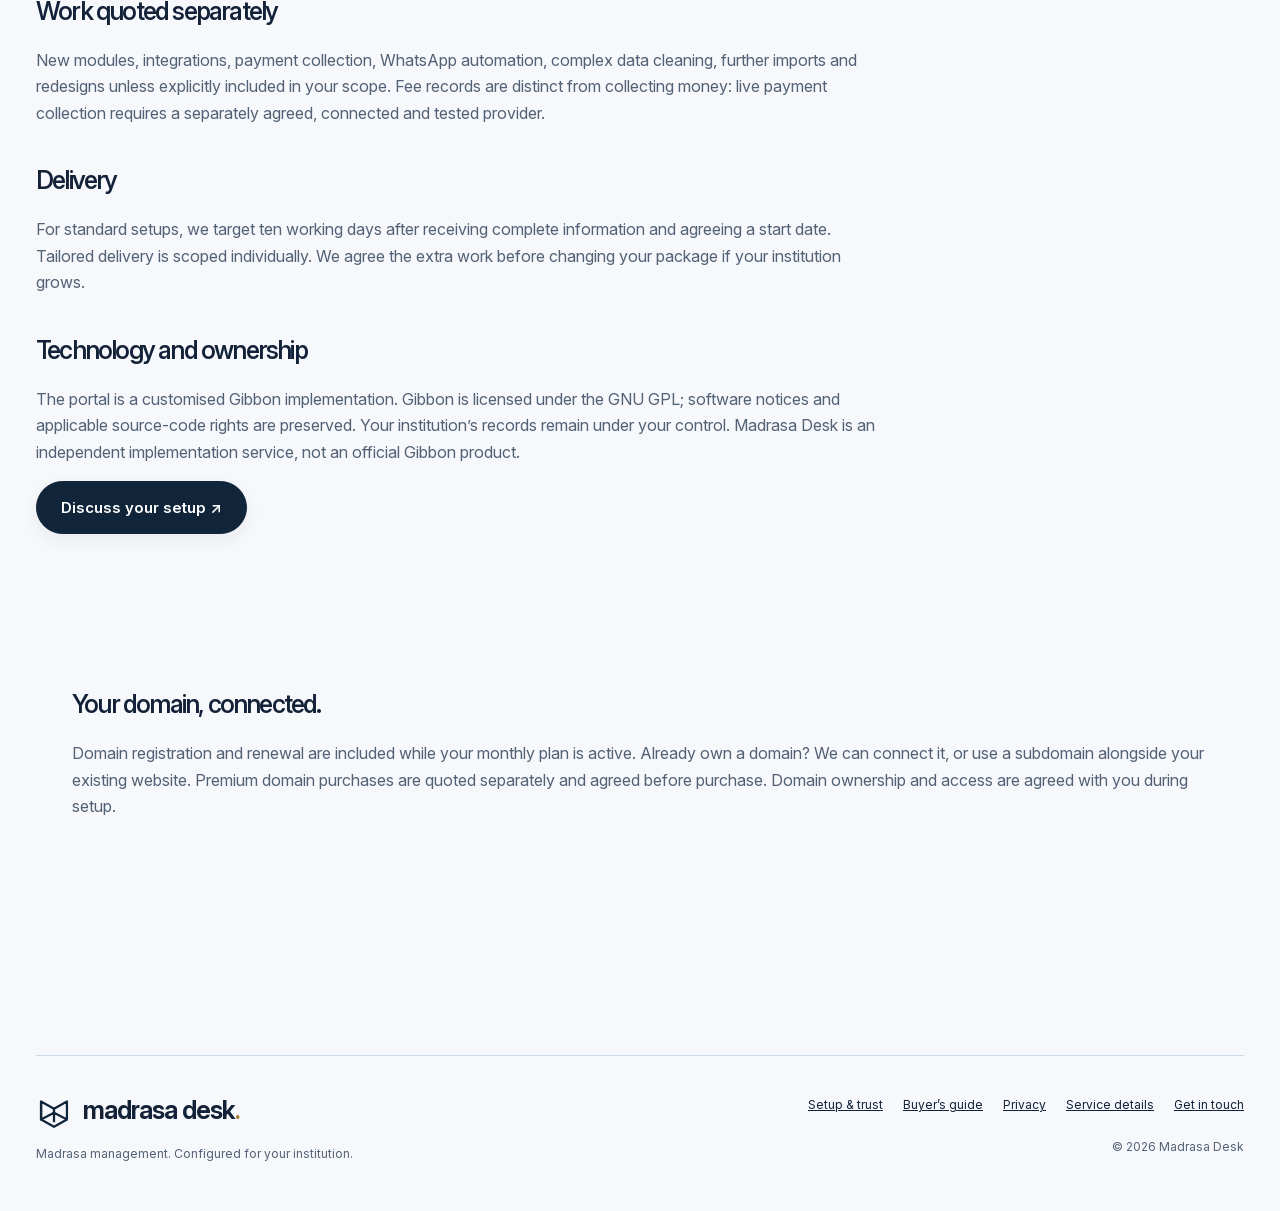
<file: service.html>
<!doctype html><html lang="en-GB"><head><meta charset="utf-8"><meta name="viewport" content="width=device-width,initial-scale=1"><title>Setup packages and monthly support | Madrasa Desk</title><meta name="description" content="Compare Teacher, Madrasa and Tailored packages: setup work, monthly support, student limits, training, costs and what is quoted separately."><meta property="og:title" content="Setup packages and monthly support | Madrasa Desk"><meta property="og:description" content="Compare Teacher, Madrasa and Tailored packages: setup work, monthly support, student limits, training, costs and what is quoted separately."><link rel="icon" href="assets/favicon.svg" type="image/svg+xml"><link rel="stylesheet" href="style.css?v=20261007-smooth2"><script src="app.js?v=20261007-smooth2" defer></script><link rel="canonical" href="https://madrasadesk.co.uk/service.html"><meta property="og:url" content="https://madrasadesk.co.uk/service.html"><meta property="og:site_name" content="Madrasa Desk"><meta property="og:type" content="website"><meta property="og:image" content="https://madrasadesk.co.uk/assets/share-card.png"><meta property="og:image:width" content="1200"><meta property="og:image:height" content="630"><meta property="og:image:alt" content="Madrasa Desk — Your madrasa. Your own portal. Set up for you."><meta name="twitter:card" content="summary_large_image"></head><body><a class="skip" href="#main">Skip to content</a><header class="header wrap"><a class="brand" href="./" aria-label="Madrasa Desk home"><img src="assets/mark.svg" alt="" width="36" height="36"><span>madrasa desk<span class="brand-dot">.</span></span></a><nav aria-label="Main navigation"><a href="index.html#how-it-works">How it works</a><a href="index.html#pricing">Pricing</a><a href="index.html#questions">Questions</a></nav><a class="button small" href="index.html#enquire">Let’s talk <span aria-hidden="true">↗</span></a></header><main id="main" class="wrap document service-document"><span class="eyebrow">PACKAGES &amp; SERVICE DETAILS</span><h1>Know what’s included.</h1><p>Choose the right foundation for your teaching. We handle the setup, so you can focus on your students. We confirm deliverables, hosting arrangements and the full payable price before you commit. No payment is taken on this website.</p><section class="package-comparison" aria-labelledby="compare-title"><span class="eyebrow">FIND YOUR FIT</span><h2 id="compare-title">One less thing to manage.<br>A plan for every stage.</h2><div class="comparison-grid"><article class="comparison-plan"><span class="plan-label">One teacher · 30 pupils</span><h3>Teacher</h3><p>For independent teachers.</p><div class="comparison-price">£79<small>one-time setup</small></div><p class="comparison-monthly">£15<span> / month from launch</span></p><a class="button" href="index.html?plan=Teacher#enquire">Choose Teacher ↗</a><ul><li><span aria-hidden="true">✓</span>Your logo and teaching name</li><li><span aria-hidden="true">✓</span>Your colours across the portal</li><li><span aria-hidden="true">✓</span>One teacher, up to 30 pupils</li><li><span aria-hidden="true">✓</span>Separate student and parent views</li><li><span aria-hidden="true">✓</span>Class lists and student records</li><li><span aria-hidden="true">✓</span>Attendance registers</li><li><span aria-hidden="true">✓</span>Homework and practice tasks</li><li><span aria-hidden="true">✓</span>Points and rewards</li><li><span aria-hidden="true">✓</span>Student registration</li><li><span aria-hidden="true">✓</span>One clean spreadsheet import</li><li><span aria-hidden="true">✓</span>30-minute personal handover</li><li><span aria-hidden="true">✓</span>Domain registration or connection</li><li><span aria-hidden="true">✓</span>Managed hosting and backups</li><li><span aria-hidden="true">✓</span>Routine maintenance</li><li><span aria-hidden="true">✓</span>Staffed 24/7 support</li></ul></article><article class="comparison-plan"><span class="plan-label">10 staff · 150 pupils</span><h3>Madrasa</h3><p>Bring your whole team together.</p><div class="comparison-price">£249<small>one-time setup</small></div><p class="comparison-monthly">£35<span> / month from launch</span></p><a class="button" href="index.html?plan=Madrasa#enquire">Choose Madrasa ↗</a><ul><li><span aria-hidden="true">✓</span>Everything in Teacher</li><li><span aria-hidden="true">✓</span>Up to 150 active pupils</li><li><span aria-hidden="true">✓</span>Up to 10 staff accounts</li><li><span aria-hidden="true">✓</span>Staff roles and access setup</li><li><span aria-hidden="true">✓</span>Branded registration page</li><li><span aria-hidden="true">✓</span>Admissions workflow setup</li><li><span aria-hidden="true">✓</span>Class and account configuration</li><li><span aria-hidden="true">✓</span>Family fee records</li><li><span aria-hidden="true">✓</span>One clean spreadsheet import</li><li><span aria-hidden="true">✓</span>One pre-launch review round</li><li><span aria-hidden="true">✓</span>60-minute staff training</li><li><span aria-hidden="true">✓</span>Written team guidance</li><li><span aria-hidden="true">✓</span>30 minutes of configuration monthly</li><li><span aria-hidden="true">✓</span>Domain connection and hosting</li><li><span aria-hidden="true">✓</span>Backups, maintenance and 24/7 support</li></ul></article><article class="comparison-plan"><span class="plan-label">Capacity agreed with you</span><h3>Tailored</h3><p>Built around your organisation.</p><div class="comparison-price">£599<small>one-time setup</small></div><p class="comparison-monthly">£69<span> / month from launch</span></p><a class="button" href="index.html?plan=Tailored#enquire">Choose Tailored ↗</a><ul><li><span aria-hidden="true">✓</span>Your own written project scope</li><li><span aria-hidden="true">✓</span>Branding shaped around your organisation</li><li><span aria-hidden="true">✓</span>Pupil and staff capacity agreed</li><li><span aria-hidden="true">✓</span>Public website or tailored workflows</li><li><span aria-hidden="true">✓</span>More involved migration planning</li><li><span aria-hidden="true">✓</span>Organisation-specific configuration</li><li><span aria-hidden="true">✓</span>Role and access planning</li><li><span aria-hidden="true">✓</span>Training planned around your team</li><li><span aria-hidden="true">✓</span>Review rounds agreed in advance</li><li><span aria-hidden="true">✓</span>Ongoing configuration allowance agreed</li><li><span aria-hidden="true">✓</span>Domain registration or connection</li><li><span aria-hidden="true">✓</span>Managed hosting and backups</li><li><span aria-hidden="true">✓</span>Routine maintenance</li><li><span aria-hidden="true">✓</span>Staffed 24/7 support</li><li><span aria-hidden="true">✓</span>Additional work quoted before it begins</li></ul></article></div><p class="comparison-guide">These are our regular prices, with no introductory period. The essentials are included from the start. Choose Madrasa for a team, or Tailored when your setup needs an agreed development scope.</p><div class="comparison-included"><strong>Included in every plan</strong><span>Your domain & connection</span><span>Hosting & backups</span><span>Routine maintenance</span><span>Staffed 24/7 support</span></div><p class="micro">Monthly billing starts at launch. Cancel with 7 days’ notice.<br>Premium domains, larger projects and extra services are quoted separately.</p></section><h2>Teacher — £79 setup + £15/month</h2><p>One teacher and up to 30 active students. Your logo and colours on a standard portal, registration, classes, parent and student access, attendance, homework and points. One clean spreadsheet import and a 30-minute handover. Standard layouts; a separate public website, bespoke code and extra configuration are quoted separately.</p><h2>Madrasa — £249 setup + £35/month</h2><p>One institution, up to 150 active students and 10 staff. A branded portal and registration page, standard admissions, classes and account configuration, fee records, attendance, homework and points. One clean spreadsheet import, one pre-launch review round, a 60-minute staff training session and written guidance. Includes up to 30 minutes of small configuration changes monthly, without rollover.</p><h2>Tailored — £599 setup + £69/month</h2><p>A written scope for a public website, more involved migration, tailored workflows or additional development. We agree deliverables, revision rounds, training and ongoing configuration allowance before work begins. The £599 setup and £69 monthly plan cover your agreed scope. Exceptionally large projects or work beyond that scope are quoted separately.</p><h2>Monthly management</h2><p>Every plan includes managed hosting, backups, routine maintenance and staffed support 24 hours a day, seven days a week. Support availability does not mean every issue can be resolved instantly. Response targets, backup frequency, retention, recovery arrangements and storage allowance are specified in your agreement.</p><h2>Setup payments and ongoing charges</h2><p>The Teacher setup is payable after scope acceptance. Madrasa setup can be split into £124.50 to start and £124.50 after the agreed setup is approved, before launch. Tailored work normally uses two 50% milestones, with larger projects agreed separately.</p><p>Monthly billing begins at launch. Your monthly price is fixed for the first 12 months; we give at least 60 days’ notice of a proposed increase after that. Monthly service is rolling with 7 days’ cancellation notice. Completed, agreed setup work remains payable. Acceptance, refund, export and deletion terms are confirmed in the written agreement.</p><p>Premium domains, paid mailbox subscriptions, third-party services and payment-provider fees are separate. Any applicable tax and all charges are confirmed before you accept a quote.</p><h2>Work quoted separately</h2><p>New modules, integrations, payment collection, WhatsApp automation, complex data cleaning, further imports and redesigns unless explicitly included in your scope. Fee records are distinct from collecting money: live payment collection requires a separately agreed, connected and tested provider.</p><h2>Delivery</h2><p>For standard setups, we target ten working days after receiving complete information and agreeing a start date. Tailored delivery is scoped individually. We agree the extra work before changing your package if your institution grows.</p><h2>Technology and ownership</h2><p>The portal is a customised Gibbon implementation. Gibbon is licensed under the GNU GPL; software notices and applicable source-code rights are preserved. Your institution’s records remain under your control. Madrasa Desk is an independent implementation service, not an official Gibbon product.</p><p><a class="button" href="index.html#enquire">Discuss your setup ↗</a></p><section class="wrap section"><h2>Your domain, connected.</h2><p>Domain registration and renewal are included while your monthly plan is active. Already own a domain? We can connect it, or use a subdomain alongside your existing website. Premium domain purchases are quoted separately and agreed before purchase. Domain ownership and access are agreed with you during setup.</p></section></main><footer class="wrap footer"><div><a class="brand" href="./" aria-label="Madrasa Desk home"><img src="assets/mark.svg" alt="" width="36" height="36"><span>madrasa desk<span class="brand-dot">.</span></span></a><p>Madrasa management. Configured for your institution.</p></div><div><a href="trust.html">Setup &amp; trust</a><a href="choosing-a-madrasa-system.html">Buyer’s guide</a><a href="privacy.html">Privacy</a><a href="service.html">Service details</a><a href="index.html#enquire">Get in touch</a><p>© 2026 Madrasa Desk</p></div></footer></body></html>
</file>
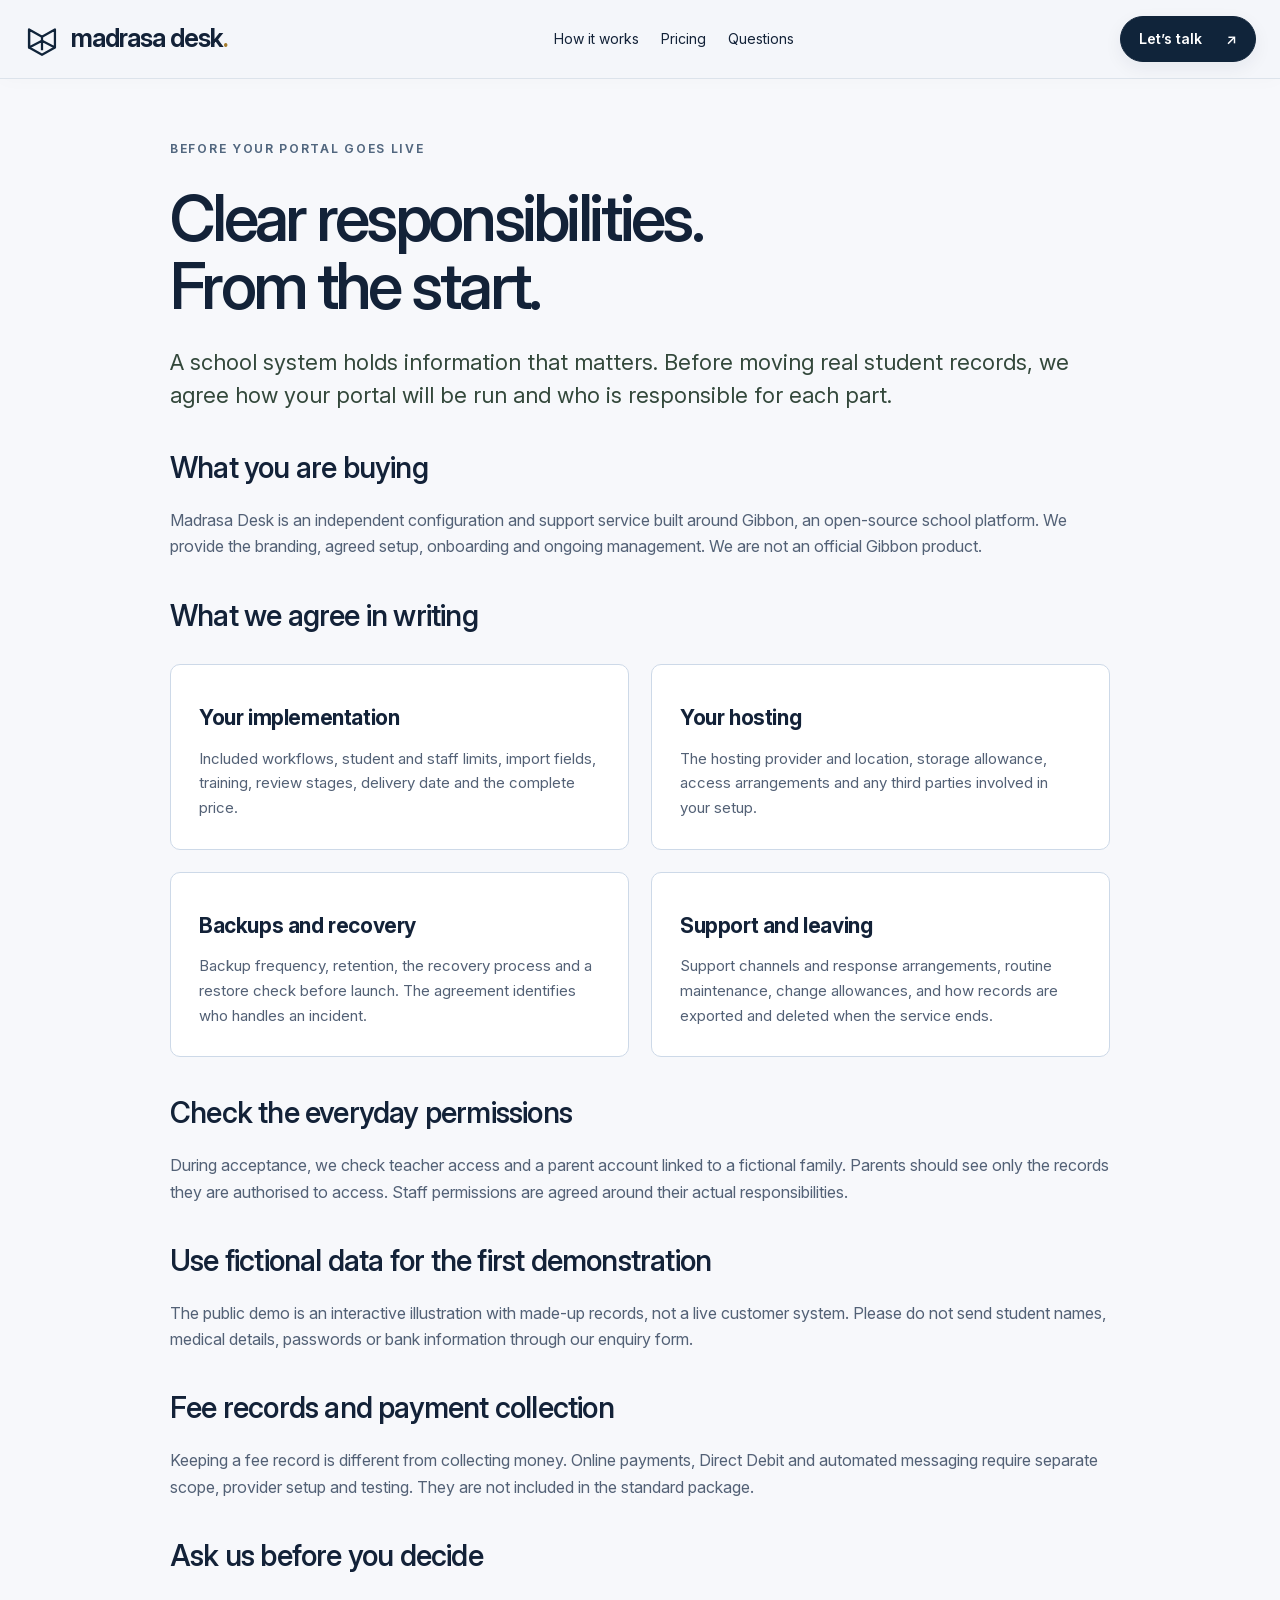
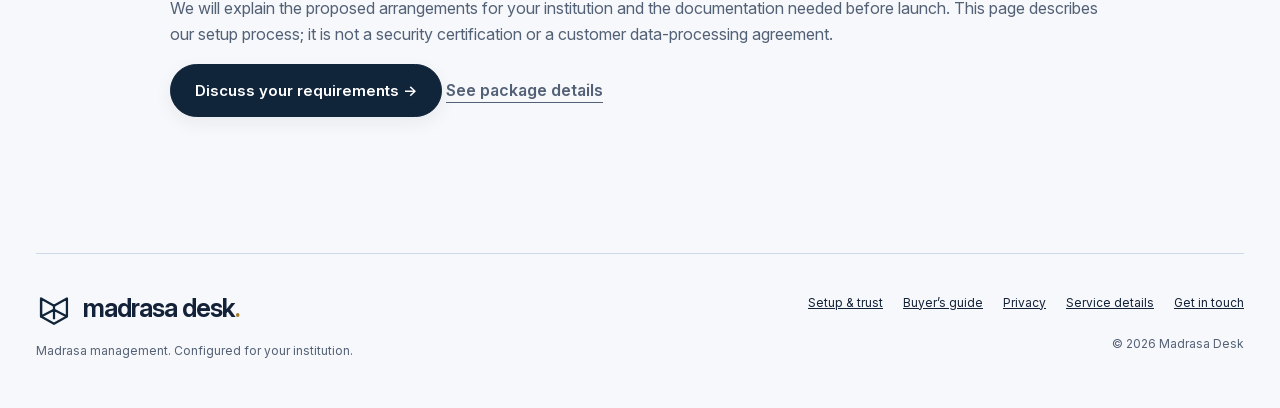
<file: trust.html>
<!doctype html><html lang="en-GB"><head><meta charset="utf-8"><meta name="viewport" content="width=device-width,initial-scale=1"><title>Your setup, support and student data | Madrasa Desk</title><meta name="description" content="How Madrasa Desk agrees your setup, access, hosting, backups and handover before a customer portal goes live."><link rel="stylesheet" href="style.css?v=20261007-smooth2"><link rel="icon" href="assets/favicon.svg" type="image/svg+xml"><link rel="canonical" href="https://madrasadesk.co.uk/trust.html"><meta property="og:title" content="Your setup, support and student data | Madrasa Desk"><meta property="og:description" content="How Madrasa Desk agrees your setup, access, hosting, backups and handover before a customer portal goes live."><meta property="og:url" content="https://madrasadesk.co.uk/trust.html"><meta property="og:site_name" content="Madrasa Desk"><meta property="og:type" content="website"><meta property="og:image" content="https://madrasadesk.co.uk/assets/share-card.png"><meta property="og:image:width" content="1200"><meta property="og:image:height" content="630"><meta property="og:image:alt" content="Madrasa Desk — Your madrasa. Your own portal. Set up for you."><meta name="twitter:card" content="summary_large_image"></head><body><a class="skip" href="index.html#main">Skip to content</a><header class="header wrap"><a class="brand" href="./" aria-label="Madrasa Desk home"><img src="assets/mark.svg" alt="" width="36" height="36"><span>madrasa desk<span class="brand-dot">.</span></span></a><nav aria-label="Main navigation"><a href="index.html#how-it-works">How it works</a><a href="index.html#pricing">Pricing</a><a href="index.html#questions">Questions</a></nav><a class="button small" href="index.html#enquire">Let’s talk <span aria-hidden="true">↗</span></a></header><main id="main" class="wrap document editorial"><span class="eyebrow">BEFORE YOUR PORTAL GOES LIVE</span><h1>Clear responsibilities.<br> From the start.</h1><p class="large-copy">A school system holds information that matters. Before moving real student records, we agree how your portal will be run and who is responsible for each part.</p><h2>What you are buying</h2><p>Madrasa Desk is an independent configuration and support service built around Gibbon, an open-source school platform. We provide the branding, agreed setup, onboarding and ongoing management. We are not an official Gibbon product.</p><h2>What we agree in writing</h2><div class="value-grid two"><article><h3>Your implementation</h3><p>Included workflows, student and staff limits, import fields, training, review stages, delivery date and the complete price.</p></article><article><h3>Your hosting</h3><p>The hosting provider and location, storage allowance, access arrangements and any third parties involved in your setup.</p></article><article><h3>Backups and recovery</h3><p>Backup frequency, retention, the recovery process and a restore check before launch. The agreement identifies who handles an incident.</p></article><article><h3>Support and leaving</h3><p>Support channels and response arrangements, routine maintenance, change allowances, and how records are exported and deleted when the service ends.</p></article></div><h2>Check the everyday permissions</h2><p>During acceptance, we check teacher access and a parent account linked to a fictional family. Parents should see only the records they are authorised to access. Staff permissions are agreed around their actual responsibilities.</p><h2>Use fictional data for the first demonstration</h2><p>The public demo is an interactive illustration with made-up records, not a live customer system. Please do not send student names, medical details, passwords or bank information through our enquiry form.</p><h2>Fee records and payment collection</h2><p>Keeping a fee record is different from collecting money. Online payments, Direct Debit and automated messaging require separate scope, provider setup and testing. They are not included in the standard package.</p><h2>Ask us before you decide</h2><p>We will explain the proposed arrangements for your institution and the documentation needed before launch. This page describes our setup process; it is not a security certification or a customer data-processing agreement.</p><p><a class="button" href="index.html#enquire">Discuss your requirements →</a> <a class="text-link" href="service.html">See package details</a></p></main><footer class="wrap footer"><div><a class="brand" href="./" aria-label="Madrasa Desk home"><img src="assets/mark.svg" alt="" width="36" height="36"><span>madrasa desk<span class="brand-dot">.</span></span></a><p>Madrasa management. Configured for your institution.</p></div><div><a href="trust.html">Setup &amp; trust</a><a href="choosing-a-madrasa-system.html">Buyer’s guide</a><a href="privacy.html">Privacy</a><a href="service.html">Service details</a><a href="index.html#enquire">Get in touch</a><p>© 2026 Madrasa Desk</p></div></footer></body></html>
</file>
<file: style.css>
@font-face{font-family:Inter;src:url(assets/inter.woff2) format('woff2');font-style:normal;font-weight:100 900;font-display:swap}*{box-sizing:border-box}html{scroll-behavior:smooth;scroll-padding-top:30px}body{margin:0;background:#f4f6fa;color:#242b29;font:16px/1.65 Inter,Arial,sans-serif}a{color:inherit}button,input,textarea,select{font:inherit}button,a,input,select,textarea{touch-action:manipulation}button{cursor:pointer}.wrap{width:min(1240px,calc(100% - 72px));margin:auto}.header{display:flex;align-items:center;justify-content:space-between;gap:28px;padding:28px 0;border-bottom:1px solid #cdd9e8}.brand{display:flex;align-items:center;gap:11px;text-decoration:none;font-weight:650;font-size:25px;letter-spacing:-1px;white-space:nowrap}.brand img{width:36px;height:36px}.brand-dot{color:#a47b2c}.header nav{display:flex;gap:30px;font-size:14px}.header nav a{text-decoration:none}.header nav a:hover,.text-link:hover{color:#947028}.button{display:inline-flex;align-items:center;justify-content:center;gap:24px;padding:16px 23px;background:#10243a;color:#fff;text-decoration:none;border:1px solid #10243a;border-radius:6px;font-weight:600;font-size:15px;line-height:1.4;transition:background .2s,transform .2s}.button:hover{background:#234767;transform:translateY(-1px)}.button.small{padding:12px 18px;font-size:14px}.text-link{font-weight:600;text-underline-offset:6px;text-decoration-thickness:1px}.hero{display:grid;grid-template-columns:1fr 1fr;gap:65px;padding-top:77px;padding-bottom:95px;align-items:center}.eyebrow{font-size:12px;letter-spacing:1.7px;font-weight:650;color:#52677f;display:flex;align-items:center;gap:12px}.short-rule{width:28px;height:2px;background:#a58036}h1{font-size:clamp(48px,5.5vw,76px);line-height:1.06;letter-spacing:-3.7px;font-weight:550;margin:26px 0}em{font-family:Georgia,serif;font-weight:400;color:#426889}h1 em,h2 em{font-style:italic}.hero-copy>p{max-width:490px;font-size:17px;color:#5e6d7f}.hero-actions{display:flex;align-items:center;gap:24px;margin-top:31px;flex-wrap:wrap}.micro{font-size:12px!important;color:#607087;line-height:1.6}.hero-copy .micro{margin-top:20px}.hero-product{position:relative;padding:30px 0 36px}.product-label{font-size:10px;font-weight:700;letter-spacing:1.6px;display:block;text-align:center;margin-bottom:17px;color:#617669}.app-preview{background:white;border:1px solid #cdd9e8;border-radius:12px;box-shadow:0 24px 65px #16382b12;overflow:hidden;transform:rotate(-1deg)}.preview-top{display:flex;justify-content:space-between;align-items:center;background:#10243a;color:#f4f6fa;padding:16px 20px}.mini-brand{font-size:11px;font-weight:650;letter-spacing:1.4px}.avatar{width:30px;height:30px;border-radius:50%;display:inline-flex;align-items:center;justify-content:center;background:#e1eaf5;color:#10243a;font-size:10px;font-weight:bold}.preview-layout{display:grid;grid-template-columns:112px 1fr;min-height:320px}.preview-layout aside{background:#f5f7fb;border-right:1px solid #e3e8f0;padding:21px 10px;display:flex;flex-direction:column;gap:15px;font-size:11px;color:#647468}.preview-layout aside span{padding:5px 9px}.preview-layout .selected{background:#e5ebf3;color:#10243a;border-radius:4px;font-weight:700}.preview-main{padding:23px 20px}.preview-greeting .eyebrow{font-size:8px;letter-spacing:1px}.preview-greeting h3{font-size:19px;letter-spacing:-.5px;margin:7px 0 18px}.preview-metrics{display:flex;gap:30px;margin-bottom:20px}.preview-metrics div{display:flex;flex-direction:column}.preview-metrics strong{font-size:23px;line-height:1.2}.preview-metrics span{font-size:10px;color:#737b75}.lesson-card{border:1px solid #cdd9e8;border-left:3px solid #698bab;border-radius:5px;padding:13px;background:#f5f7fb}.tag{font-size:9px;font-weight:700;letter-spacing:.6px;color:#466348}.lesson-card h4{font-size:14px;margin:3px 0}.lesson-card p{font-size:10px;margin:0 0 12px;color:#657261}.lesson-actions{display:flex;gap:6px;flex-wrap:wrap}.lesson-actions span{font-size:9px;border:1px solid #cdd9e8;padding:4px 7px;border-radius:4px}.lesson-actions span:first-child{background:#e7edf5;color:#24482c}.preview-row{display:flex;align-items:center;gap:9px;margin-top:18px;font-size:10px}.preview-row>div{display:flex;flex-direction:column;flex:1}.preview-row small{font-size:9px;color:#64758a}.peach{background:#e7edf7}.gold{background:#e7edf7;color:#72551f;padding:5px 8px;border-radius:3px}.preview-bottom{padding:11px;text-align:center;font-size:10px;background:#f5f7fb;color:#6c7a67;border-top:1px solid #e3e8f0}.floating-note{display:flex;gap:12px;align-items:center;position:absolute;bottom:0;right:-14px;padding:17px 21px;background:#e7edf7;border:1px solid #cdd9e8;border-radius:6px;box-shadow:0 8px 20px #10243a0b;transform:rotate(2deg)}.floating-note>span{color:#10243a;font-size:26px}.floating-note div{display:flex;flex-direction:column;font-size:12px}.floating-note small{font-size:11px;color:#6d695b}.feature-strip{border-top:1px solid #d8e0ec;border-bottom:1px solid #d8e0ec;background:#e7edf7}.feature-strip .wrap{display:flex;justify-content:space-between;gap:20px;padding:20px 0;color:#4e6150;font-size:13px;font-weight:600}.section{padding-top:100px;padding-bottom:100px}h2{font-size:clamp(34px,3.5vw,48px);letter-spacing:-1.8px;line-height:1.13;font-weight:550;margin:19px 0 22px}h3{line-height:1.25}p{color:#5d675f}.split{display:grid;grid-template-columns:1fr 1fr;gap:110px}.split>div>p{max-width:425px}.steps article{display:flex;gap:25px;padding:27px 0;border-bottom:1px solid #cdd9e8}.steps article:first-child{padding-top:0}.step-num{font-size:13px;color:#7a855e;padding-top:4px;font-weight:650}.steps h3{font-size:21px;letter-spacing:-.5px;margin:0 0 10px}.steps p{font-size:15px;margin:0}.green-section{background:#10243a;color:#f4f6fa;padding:85px 0}.green-section .eyebrow{color:#cdd9e8}.section-heading{display:flex;justify-content:space-between;align-items:end;gap:60px}.section-heading p{color:#cdd9e8;max-width:330px}.role-grid{display:grid;grid-template-columns:repeat(3,1fr);gap:45px;margin-top:48px}.role-grid article{border-top:1px solid #678074;padding-top:24px}.role-icon{font-size:11px;font-weight:650;color:#cdd9e8;letter-spacing:1px}.role-grid h3{font-size:29px;letter-spacing:-1px;margin:22px 0 13px}.role-grid p{color:#cdd9e8;font-size:15px}.story{display:grid;grid-template-columns:1fr 2fr;gap:60px}.story>.eyebrow{align-self:start;margin-top:28px}.story div{max-width:700px}.story h2{margin-top:14px}.large-copy{font-size:23px;line-height:1.5;color:#33483b}.story-note{border-left:2px solid #c49a45;padding-left:18px;font-size:14px}.pricing-section{background:#e7edf7}.pricing-layout{display:grid;grid-template-columns:1fr 1fr;gap:110px}.pricing-layout>div{padding-top:30px}.price-card{background:#ffffff;border:1px solid #cdd9e8;border-radius:10px;padding:38px}.price-top h3{font-size:25px;letter-spacing:-.8px;margin:22px 0}.price{display:flex;align-items:center;gap:16px}.price strong{font-size:65px;letter-spacing:-3px;line-height:1}.price span{font-size:14px;color:#657162}.monthly{font-size:16px;color:#52634f}.checklist{list-style:none;padding:22px 0 9px;border-top:1px solid #e7edf7}.checklist li{font-size:14px;padding:6px 0}.checklist li:before{content:'✓';color:#597746;margin-right:12px}.price-card .button{width:100%}.price-card .text-link{font-size:13px}.faq-section{display:grid;grid-template-columns:1fr 1.5fr;gap:90px}.faqs details, .pricing-layout details{border-bottom:1px solid #cdd9e8;padding:19px 0}.faqs details:first-child{padding-top:8px}summary{font-weight:600;cursor:pointer;font-size:16px}details p{font-size:15px}.contact-section{display:grid;grid-template-columns:1fr 1fr;gap:80px;border-top:1px solid #cdd9e8}.contact-form label{display:flex;flex-direction:column;font-size:13px;font-weight:600;gap:7px;margin-bottom:17px}.field-pair{display:grid;grid-template-columns:1fr 1fr;gap:16px}input,select,textarea{border:1px solid #cdd9e8;border-radius:4px;padding:12px;background:#ffffff;color:#242b29;min-width:0;width:100%;font-size:16px}textarea{resize:vertical}.contact-form .consent{display:flex;flex-direction:row;align-items:flex-start;font-size:12px;font-weight:400;gap:9px}.consent input{width:17px;height:17px;margin-top:2px}.trap{position:absolute!important;left:-10000px;opacity:0}.contact-form .button{width:100%}#form-status{font-size:14px}#form-status.error{color:#9b3030}.footer{border-top:1px solid #cdd9e8;padding-top:34px;padding-bottom:35px;display:flex;justify-content:space-between;gap:30px}.footer p{font-size:12px}.footer>div:last-child{text-align:right}.footer>div:last-child a{font-size:12px;margin-left:20px}.skip{position:absolute;top:-80px;background:white;padding:10px;z-index:100}.skip:focus{top:0}:focus-visible{outline:3px solid #aa8235;outline-offset:4px}button:disabled{opacity:.55;cursor:wait}.document{max-width:850px;padding-top:60px;padding-bottom:80px}.document h1{font-size:48px}.document h2{font-size:25px;margin-top:40px}.document p,.document li{font-size:16px}.demo-shell{background:#fff;border:1px solid #cdd9e8;border-radius:10px;padding:28px}.demo-toolbar{display:flex;justify-content:space-between;gap:14px;align-items:center;margin-bottom:25px}.demo-toolbar .button{font-size:13px;padding:10px}.demo-tabs{display:flex;flex-wrap:wrap;gap:8px;margin:25px 0}.demo-tabs button{background:transparent;border:1px solid #cdd9e8;border-radius:5px;padding:10px 15px;color:#10243a}.demo-tabs button[aria-selected=true]{background:#10243a;color:white}.demo-card{border:1px solid #cdd9e8;border-radius:6px;padding:20px;margin-top:15px}.demo-grid{display:grid;grid-template-columns:1fr 1fr;gap:20px}.demo-card h3{margin-top:0}.demo-card label{display:block;margin:10px 0}.demo-card select{margin-top:8px}.demo-status{color:#456d38;font-weight:600}.demo-intro{max-width:760px}.demo-notice{background:#e7edf7;padding:13px 18px;font-size:13px;border-radius:5px}.demo-row{display:flex;justify-content:space-between;align-items:center;gap:16px;padding:16px 0;border-bottom:1px solid #e7edf7}.demo-row button{padding:10px 17px}.demo-row select{max-width:180px}.demo-row span{min-width:0}.hidden{display:none!important}@media(max-width:1000px){.wrap{width:calc(100% - 48px)}.hero{gap:32px}.header nav{gap:18px}.hero-actions{gap:17px}.hero-actions .button{font-size:13px}.split,.pricing-layout{gap:55px}.preview-layout{grid-template-columns:90px 1fr}.preview-layout aside{font-size:9px}.preview-main{padding:18px 14px}.preview-metrics{gap:24px}.floating-note{right:0}.contact-section{gap:40px}.role-grid{gap:25px}}@media(max-width:760px){.wrap{width:calc(100% - 36px)}.header{padding:19px 0;gap:10px}.header nav{display:none}.brand{font-size:22px;gap:7px}.brand img{width:29px;height:29px}.header .button{font-size:12px;padding:10px 12px;gap:8px}.hero{grid-template-columns:1fr;padding-top:45px;padding-bottom:45px;gap:18px}h1{font-size:58px;letter-spacing:-3px}.hero-copy>p{font-size:16px}.hero-product{max-width:500px;width:100%;margin:auto;padding-top:24px}.preview-layout{grid-template-columns:90px 1fr;min-height:300px}.preview-greeting h3{font-size:17px}.floating-note{padding:12px 15px}.feature-strip .wrap{justify-content:center;flex-wrap:wrap;gap:10px 24px;font-size:12px}.section{padding-top:62px;padding-bottom:62px}.split,.pricing-layout,.story,.faq-section,.contact-section{grid-template-columns:1fr;gap:30px}h2{font-size:38px}.steps article{padding:22px 0}.green-section{padding:58px 0}.section-heading{display:block}.section-heading p{max-width:none}.role-grid{grid-template-columns:1fr;gap:18px;margin-top:28px}.role-grid h3 br{display:none}.role-grid h3{font-size:26px;margin-top:14px}.role-grid article{padding-top:18px}.story{gap:3px}.story>.eyebrow{margin-top:0}.large-copy{font-size:21px}.price-card{padding:25px}.pricing-layout>div{padding-top:0}.footer{display:block}.footer>div:last-child{text-align:left;margin-top:22px}.footer>div:last-child a{margin-left:0;margin-right:20px}.field-pair{grid-template-columns:1fr;gap:0}.demo-grid{grid-template-columns:1fr}.demo-shell{padding:17px}.demo-row{flex-wrap:wrap}.demo-tabs button{flex:1;font-size:13px}.document h1{font-size:40px}.document{padding-top:40px}.demo-toolbar{align-items:flex-start}.demo-toolbar h2{font-size:26px;margin:0}}@media(prefers-reduced-motion:reduce){html{scroll-behavior:auto}*{transition:none!important;animation:none!important}}
/* Refined layout and enquiry experience */
.app-preview{transform:none}.hero-product{padding-bottom:0}.floating-note{position:static;transform:none;margin:16px 0 0;padding:16px 20px;box-shadow:none;max-width:100%;border-radius:8px}.preview-bottom{padding:14px 16px}.hero{align-items:start}.hero-copy{padding-top:25px}.product-label{margin-bottom:20px}.contact-section{align-items:start;gap:64px}.contact-form{padding:32px;background:#ffffff;border:1px solid #d4dfed;border-radius:16px;box-shadow:0 18px 48px #10243a09}.form-heading{padding-bottom:22px;margin-bottom:24px;border-bottom:1px solid #e1e7f0}.form-heading h3{font-size:25px;letter-spacing:-.8px;margin:12px 0 8px}.form-heading p{font-size:14px;margin:0}.contact-form label{font-size:14px}.contact-next{list-style:none;padding:18px 0;margin:24px 0}.contact-next li{display:flex;gap:20px;padding:20px 0;border-bottom:1px solid #dce4ef}.contact-next li>span{color:#88702f;font-size:12px;letter-spacing:1px;padding-top:4px}.contact-next strong{font-size:17px;font-weight:600}.contact-next p{font-size:14px;margin:5px 0 0;max-width:340px}.contact-form fieldset{border:0;margin:0 0 23px;padding:0;min-width:0}.contact-form legend{font-weight:600;font-size:14px;margin-bottom:11px}.contact-form legend small{display:block;font-size:12px;font-weight:400;color:#64758a;margin-top:3px}.size-options>div,.interest-options>div{display:grid;grid-template-columns:repeat(2,minmax(0,1fr));gap:8px}.contact-form fieldset label{position:relative;margin:0;cursor:pointer}.contact-form fieldset input{position:absolute;opacity:0;width:1px;height:1px}.contact-form fieldset span{display:block;text-align:center;padding:12px 8px;border:1px solid #d0dceb;border-radius:7px;background:#fff;transition:background .2s,border-color .2s,box-shadow .2s}.contact-form fieldset input:checked+span{border-color:#10243a;background:#e7edf5;color:#10243a;box-shadow:inset 0 0 0 1px #10243a}.contact-form fieldset input:focus-visible+span{outline:3px solid #aa8235;outline-offset:3px}.contact-form input:not([type=checkbox]):not([type=radio]),.contact-form textarea{border-radius:7px;transition:border-color .2s,box-shadow .2s}.contact-form input:focus,.contact-form textarea:focus{border-color:#10243a;box-shadow:0 0 0 3px #10243a0c}.contact-form .button{min-height:54px;border-radius:7px}.contact-form .consent{margin-top:22px;line-height:1.6}.contact-form .consent input{flex:0 0 18px;accent-color:#10243a}.form-success{padding:28px 0}.success-icon{display:flex;align-items:center;justify-content:center;width:52px;height:52px;border-radius:50%;background:#e7edf5;color:#10243a;font-size:25px;margin-bottom:22px}.form-success h3{font-size:29px;letter-spacing:-1px}.form-success .receipt{font-size:13px;border-top:1px solid #dce4ef;padding-top:18px}.reveal-ready{opacity:0;transform:translateY(16px);transition:opacity .65s ease,transform .65s cubic-bezier(.2,.7,.2,1)}.reveal-ready.is-visible{opacity:1;transform:none}.button:active{transform:translateY(0)}.header nav a{position:relative}.header nav a:after{content:'';position:absolute;left:0;right:0;bottom:-6px;height:1px;background:currentColor;transform:scaleX(0);transform-origin:left;transition:transform .22s}.header nav a:hover:after{transform:scaleX(1)}details[open] p{animation:soft-in .25s ease}@keyframes soft-in{from{opacity:0;transform:translateY(5px)}to{opacity:1;transform:none}}@media(max-width:760px){.hero-copy{padding-top:0}.contact-section{gap:25px}.contact-form{padding:23px 19px}.contact-next{margin:10px 0}.floating-note{margin-top:13px}.hero-product{padding-bottom:0}.form-heading h3{font-size:24px}}@media(prefers-reduced-motion:reduce){.reveal-ready{opacity:1;transform:none}}

.outcome-note,.note,.floating-note{background:#e7edf7;border-color:#c5d3e5;color:#173d61}

/* Launch packages */
.pricing-intro{max-width:700px;margin-bottom:42px}.plan-grid{display:grid;grid-template-columns:repeat(3,minmax(0,1fr));gap:22px;align-items:stretch}.plan-card{display:flex;flex-direction:column;padding:28px;min-width:0}.plan-card h3{font-size:28px;margin:22px 0 4px}.plan-card .price strong{font-size:48px}.plan-card .price{flex-wrap:wrap}.plan-card .button{margin-top:auto;gap:12px}.plan-card .checklist{margin-bottom:28px}.plan-card.recommended{border:2px solid #395e9c;box-shadow:0 12px 32px #10243a12}.plan-card .tag{align-self:flex-start;font-size:10px;letter-spacing:.04em}.pricing-notes{max-width:940px;margin-top:32px}.pricing-notes p{font-size:15px}@media(max-width:1000px){.plan-grid{grid-template-columns:1fr}.plan-card{padding:28px}.plan-card .price strong{font-size:46px}}

/* Credibility and buying guidance */
.setup-value{border-bottom:1px solid #cdd9e8}.value-grid{display:grid;grid-template-columns:repeat(3,minmax(0,1fr));gap:22px;margin:32px 0}.value-grid article{padding:28px;background:white;border:1px solid #cdd9e8;border-radius:10px}.value-grid h3{font-size:21px;letter-spacing:-.4px;margin:12px 0}.value-grid p{font-size:15px;margin-bottom:0}.value-grid.two{grid-template-columns:repeat(2,minmax(0,1fr))}.direct-contact{padding:16px 20px;border-left:3px solid #426889;background:#e7edf7;font-size:15px}.direct-contact a{display:block;font-weight:600;text-underline-offset:4px}.editorial{max-width:940px}.editorial h1{font-size:clamp(42px,5vw,64px)}.editorial h2{font-size:29px;letter-spacing:-.8px;margin-top:40px}.editorial .large-copy{font-size:22px}.decision-box{background:#e7edf7;padding:24px 30px;border-radius:12px;margin:35px 0}.decision-box h2{margin-top:0}.footer>div:last-child{flex-wrap:wrap;row-gap:12px}.header nav{gap:22px}@media(max-width:760px){.value-grid,.value-grid.two{grid-template-columns:1fr}.value-grid article{padding:23px}.setup-value .section-heading{display:block}.editorial h1{letter-spacing:-1.8px}.direct-contact a{overflow-wrap:anywhere}.decision-box{padding:20px}}

/* Mobile-first homepage and interactive walkthrough refinement */
.hero-copy h1{margin-top:0;font-size:clamp(46px,5.1vw,70px);letter-spacing:-.055em;line-height:1.08}
.hero-copy>p{font-size:18px;line-height:1.65;color:#536579;text-wrap:pretty}
.hero-copy>p.hero-support{font-size:15px;line-height:1.65;max-width:430px;margin-top:16px;color:#64758a}
.hero-actions .text-link{display:inline-flex;align-items:center;gap:12px}
.demo-page{max-width:920px;padding-top:56px}.demo-page h1{font-size:clamp(38px,5vw,60px);letter-spacing:-.045em;line-height:1.12;margin:18px 0 20px}.demo-intro{max-width:570px;color:#536579;line-height:1.7}
.demo-page .demo-notice{background:transparent;border-left:2px solid #b5c6da;border-radius:0;padding:0 0 0 12px;color:#64758a;font-size:12px;max-width:600px;margin:22px 0 30px}
.demo-tabs{display:grid;grid-template-columns:repeat(3,minmax(0,1fr));padding:5px;background:#e7edf5;border-radius:12px;gap:4px;margin:28px 0 18px}.demo-tabs button{border:0;border-radius:8px;font-size:14px;font-weight:600;min-height:48px;padding:10px 6px}.demo-tabs button[aria-selected=true]{box-shadow:0 3px 8px #10243a18}
.demo-shell{padding:30px;border-radius:18px;box-shadow:0 12px 36px #10243a06;min-height:320px}.demo-toolbar{gap:12px;margin-bottom:24px;flex-wrap:wrap}.demo-page .demo-toolbar h2{margin:0;font-size:27px;letter-spacing:-.8px;line-height:1.2;color:#10243a}.demo-toolbar .tag{font-size:10px;letter-spacing:.04em;padding:6px 9px;border-radius:20px;background:#eef3f9;color:#536b85;white-space:nowrap}
.demo-card{padding:24px;background:#f8fafc;border:1px solid #e0e7f0;border-radius:12px;margin-top:16px;min-width:0}.demo-person{display:flex;align-items:center;gap:14px;margin-bottom:20px}.demo-avatar{flex:0 0 44px;height:44px;background:#e0e9f5;color:#34587d;border-radius:14px;display:grid;place-items:center;font-size:14px;font-weight:650}.demo-person h3{font-size:20px;letter-spacing:-.4px;margin:0 0 5px}.demo-person p{margin:0!important;font-size:13px!important;color:#64758a}.demo-card p{font-size:15px;line-height:1.65;color:#536579}.demo-card label{font-size:13px;font-weight:600;color:#10243a;margin-top:24px}.demo-card select{border-radius:8px;min-height:48px;background:white}.demo-card .micro{font-size:12px!important;margin:14px 0 20px}.demo-card .button{border-radius:8px;min-height:48px}.demo-card button:disabled{opacity:1;background:#e5f0eb;border-color:#cfdfd5;color:#315d48;cursor:default}.demo-next{display:block;background:transparent;border:0;color:#285783;padding:16px 0 0;font-size:14px;font-weight:600}
.demo-row{padding:22px 0;gap:20px}.demo-row strong{color:#10243a}.demo-row span{font-size:14px;color:#64758a}.demo-row .button{font-size:13px;border-radius:8px}.demo-footer-actions{display:flex;align-items:center;justify-content:space-between;gap:18px;margin-top:24px;flex-wrap:wrap}.demo-footer-actions .button{border-radius:8px}.demo-reset{background:transparent;border:0;color:#52677f;font-size:14px;padding:12px;min-height:44px;text-decoration:underline;text-underline-offset:4px}#demo-status:empty{display:none}#demo-status:not(:empty){background:#e8f1ed;color:#315c49;border-radius:10px;padding:14px 18px;font-size:14px;margin:18px 0}
@media(max-width:760px){.hero{padding-top:34px;gap:26px}.hero-copy h1{font-size:clamp(39px,10.5vw,58px);letter-spacing:-.055em;margin-bottom:24px}.hero-copy>p{font-size:16px;line-height:1.7;max-width:38ch}.hero-copy>p.hero-support{font-size:14px;max-width:39ch}.hero-actions{display:grid;gap:20px;margin-top:25px;justify-items:start}.hero-actions .button{font-size:14px;min-height:50px}.hero-copy .micro{font-size:11px!important;max-width:35ch;line-height:1.8}.demo-page{padding-top:32px;padding-bottom:48px}.demo-page h1{font-size:40px}.demo-page .eyebrow{font-size:10px}.demo-intro{font-size:15px!important}.demo-shell{padding:18px;min-height:0;border-radius:14px}.demo-toolbar{margin-bottom:18px}.demo-page .demo-toolbar h2{font-size:23px}.demo-toolbar .tag{font-size:9px}.demo-card{padding:18px;margin-top:12px}.demo-person{gap:10px;align-items:flex-start}.demo-person h3{font-size:19px}.demo-person p{font-size:12px!important}.demo-avatar{flex-basis:36px;height:36px;font-size:12px;border-radius:11px}.demo-tabs button{font-size:12px;min-height:46px}.demo-card .button{width:100%;font-size:14px}.demo-row{display:grid;grid-template-columns:1fr;gap:12px}.demo-row select{max-width:none}.demo-row .button{width:100%;min-height:46px}.demo-grid{gap:0}.demo-footer-actions{display:grid;grid-template-columns:1fr;gap:8px}.demo-reset{justify-self:center}.demo-footer-actions .button{font-size:14px;padding:15px 12px;gap:12px}}
@media(max-width:370px){.brand{font-size:19px}.brand img{width:25px;height:25px}.demo-toolbar{display:block}.demo-toolbar .tag{display:inline-block;margin-top:10px}.demo-shell{padding:14px}.demo-card{padding:14px}}
.hero>*{min-width:0}.preview-main{min-width:0}.preview-metrics{gap:clamp(12px,3vw,30px)}@media(max-width:370px){.preview-layout{grid-template-columns:70px minmax(0,1fr)}.preview-layout aside{padding:18px 5px}.preview-layout aside span{padding:5px 3px}.preview-main{padding:16px 10px}.floating-note{padding:12px 10px;gap:8px}.floating-note div{min-width:0}.hero-actions .button{gap:12px;padding:15px 18px}}
.footer>div:last-child a{display:inline-block;margin-bottom:10px}
/* Product-led presentation */
body{background:#f7f8fb;color:#132238}p{color:#536176}.header{position:sticky;top:0;z-index:20;background:#f7f8fbeb;backdrop-filter:blur(20px);-webkit-backdrop-filter:blur(20px);padding-top:18px;padding-bottom:18px}.button{border-radius:30px;padding:15px 24px;box-shadow:0 6px 18px #10243a10}.button:hover{transform:translateY(-3px);box-shadow:0 12px 24px #10243a24}.button.small{border-radius:24px}.premium-home h1,.premium-home h2{font-weight:650;letter-spacing:-.055em}.premium-home h2 span{color:#637d9c}.hero-stage{overflow:hidden;padding:75px 0 70px;background:radial-gradient(ellipse at 50% 80%,#e1eaf9,transparent 65%)}.hero-stage .hero-copy{text-align:center;padding:0}.hero-kicker{font-size:11px;letter-spacing:.2em;font-weight:700;color:#526981}.hero-stage .hero-copy h1{font-size:clamp(48px,6.7vw,92px);line-height:1.04;margin:22px 0 28px}.hero-stage h1 span{background:linear-gradient(100deg,#294366,#7195c1);background-clip:text;-webkit-background-clip:text;color:transparent}.hero-stage .hero-copy>p{max-width:650px;margin:auto;font-size:20px;line-height:1.55}.hero-stage .hero-actions{justify-content:center;margin-top:30px;gap:28px}.product-stage{position:relative;max-width:830px;padding-top:65px;perspective:1500px}.product-stage .app-preview{position:relative;z-index:1;transform:rotateX(var(--tilt,5deg));box-shadow:0 40px 90px #173d6126;border:8px solid #fff;border-radius:22px;transition:transform .2s linear}.product-stage .preview-layout{min-height:330px;grid-template-columns:150px 1fr}.product-stage .preview-main{padding:28px 36px}.product-stage .preview-greeting h3{font-size:25px}.product-stage .preview-metrics strong{font-size:30px}.product-stage .preview-metrics span{font-size:12px}.product-stage .preview-layout aside{font-size:12px}.product-stage .lesson-card{padding:20px}.product-stage .lesson-card h4{font-size:18px}.product-stage .preview-row{font-size:12px}.product-caption{display:block;text-align:center;font-size:11px;color:#536981;margin-top:24px;position:relative}.product-halo{position:absolute;inset:25% -15% 0;background:radial-gradient(ellipse,#a3bde24d,transparent 65%);pointer-events:none}.section-title{text-align:center;max-width:780px;margin:0 auto 50px}.section-title .eyebrow{justify-content:center}.section-title h2{font-size:clamp(38px,5vw,65px);line-height:1.08}.journey-section{padding:100px 0;text-align:center}.journey-grid{display:grid;grid-template-columns:repeat(3,minmax(0,1fr));gap:22px;text-align:left;margin-bottom:35px}.journey-grid article{border-radius:24px;background:white;padding:32px 26px;border:1px solid #e6ebf2;box-shadow:0 12px 34px #18385204}.journey-icon{display:inline-grid;place-items:center;width:42px;height:42px;background:#edf2fa;border-radius:14px;color:#4a6a91;font-size:12px;font-weight:700}.journey-grid h3{font-size:25px;letter-spacing:-.7px;margin:26px 0 12px}.journey-grid p{font-size:15px}.mini-event{margin-top:32px;padding:16px 10px;background:#f5f7fb;border-radius:12px;font-size:11px;display:flex;gap:7px;align-items:center;white-space:nowrap}.mini-event>span:last-child{margin-left:auto;color:#586c85}.event-dot{width:7px;height:7px;border-radius:50%;background:#407762;flex-shrink:0}.event-dot.blue{background:#4a78ba}.event-dot.gold-dot{background:#aa813a}.spotlight{background:#10243a;color:white;padding:95px 0;overflow:hidden}.spotlight-inner{display:grid;grid-template-columns:1.2fr 1fr;align-items:center;gap:90px}.spotlight h2{font-size:clamp(40px,5vw,66px);line-height:1.08}.spotlight h2 span{color:#9eb7d5}.spotlight p,.spotlight .eyebrow{color:#c1d0e2}.spotlight p{font-size:17px;line-height:1.7}.spotlight .text-link{color:#dae6f5;font-size:14px}.identity-card{--accent:#416aa0;background:#fff;color:#19304b;padding:35px;border-radius:25px;box-shadow:0 25px 80px #0003;transform:rotate(2deg);transition:background .5s}.identity-top{display:flex;gap:12px;align-items:center;color:var(--accent);transition:color .5s}.identity-mark{font-size:35px}.identity-card p{color:#627184;margin:35px 0 8px;font-size:14px}.identity-card h3{font-size:30px;margin:0 0 30px;letter-spacing:-1px}.identity-line{height:10px;border-radius:8px;background:#eaf0f7;width:90%;margin:12px 0}.identity-line.short{width:65%}.colour-picker{display:flex;gap:9px;align-items:center;margin-top:35px}.swatch{width:27px;height:27px;border-radius:50%;background:#416aa0;border:4px solid white;box-shadow:0 0 0 1px #d0d9e5;padding:0}.swatch[data-colour=green]{background:#34735f}.swatch[data-colour=purple]{background:#765aa3}.swatch.active{box-shadow:0 0 0 2px #526b89}.colour-picker span{margin-left:auto;font-size:11px;color:#5e7186}.pricing-clean{padding:100px 0}.pricing-clean .plan-card{border-radius:24px;box-shadow:none;border:1px solid #dce4ee;padding:32px}.pricing-clean .plan-card.recommended{border:2px solid #557aa7;box-shadow:0 18px 50px #193d6110}.plan-label{font-size:9px;font-weight:700;letter-spacing:.1em;color:#5b7190}.pricing-clean .plan-card h3{font-size:28px;margin:18px 0 0}.pricing-clean .plan-card>p{font-size:14px}.pricing-clean .price{margin-top:20px;gap:12px}.pricing-clean .price strong{font-size:52px;font-weight:600}.pricing-clean .monthly{margin-bottom:25px}.pricing-clean .monthly strong{font-size:24px;color:#193652}.pricing-clean .checklist{margin:0 0 25px;padding:20px 0;border-top:1px solid #e0e6ef}.pricing-clean .checklist li{font-size:13px;line-height:1.6;padding:8px 0}.pricing-footnote{text-align:center;margin:30px auto 0;max-width:680px}.pricing-footnote p{font-size:14px}.pricing-footnote .text-link{font-size:13px}.support-banner{position:relative;overflow:hidden;padding:45px 60px;display:flex;justify-content:space-between;align-items:center;background:#e7edf7;border-radius:28px;gap:25px}.support-banner h2{font-size:42px;margin:16px 0}.support-banner p{font-size:15px}.support-banner>*{position:relative}.support-orbit{position:absolute;width:400px;height:400px;border:1px solid #c4d3e6;border-radius:50%;right:0;top:-140px;box-shadow:0 0 0 50px #d4e0ef55,0 0 0 100px #d4e0ef33}.premium-home .faq-section{padding-top:100px;padding-bottom:100px}.premium-home .faq-section h2{font-size:46px}.premium-home .contact-section h2{font-size:52px;line-height:1.1}.contact-email{display:inline-block;margin:25px 0;font-size:17px;font-weight:600;text-decoration:none;color:#345c8d;overflow-wrap:anywhere}.premium-home .contact-next{display:none}.contact-form{border-radius:24px;box-shadow:0 15px 50px #10243a06}.contact-form .form-heading .eyebrow{display:none}.footer{margin-top:40px}.motion-in{animation:panel-enter .45s cubic-bezier(.2,.7,.2,1)}@keyframes panel-enter{from{opacity:.3;transform:translateY(12px)}to{opacity:1;transform:none}}[data-reveal].reveal-ready{transition:opacity .8s ease,transform .8s cubic-bezier(.2,.7,.2,1);transform:translateY(26px)}[data-reveal].is-visible{transform:none}.journey-grid article:nth-child(2),.plan-grid article:nth-child(2){transition-delay:.08s}.journey-grid article:nth-child(3),.plan-grid article:nth-child(3){transition-delay:.16s}
.demo-page{max-width:1050px}.demo-page>h1{text-align:center;font-size:clamp(40px,5vw,64px)}.demo-page>.eyebrow{justify-content:center}.demo-page>.demo-intro,.demo-page>.demo-notice{margin-left:auto;margin-right:auto;text-align:center}.demo-page>.demo-notice{border:0;font-size:11px}.demo-shell{border-radius:22px;padding:30px;background:linear-gradient(145deg,#fff,#f8faff);box-shadow:0 24px 60px #183c6210}.demo-progress{display:flex;gap:10px;align-items:center;font-size:12px;color:#526c88;margin:20px 0}.demo-progress-track{height:4px;flex:1;background:#dae4f1;border-radius:6px;overflow:hidden}.demo-progress-track i{display:block;height:100%;background:#416da3;transition:width .6s ease}.demo-card{background:#fff}.demo-avatar{background:linear-gradient(145deg,#dce8f7,#f0f5fb)}.demo-toolbar h2{font-weight:650}.demo-card h3{font-weight:650}.demo-next{min-height:44px}.demo-row .button,.demo-card .button{border-radius:24px}.demo-row{background:white;border:1px solid #e0e7ef;border-radius:15px;padding:22px;margin:12px 0}.demo-points-number{font-size:50px;letter-spacing:-2px;color:#345d8e;display:block;line-height:1.2}.demo-grid .demo-card{margin-bottom:16px}.demo-footer-actions .button{border-radius:28px}
@media(max-width:1000px){.pricing-clean .plan-grid{grid-template-columns:repeat(3,minmax(0,1fr));gap:12px}.pricing-clean .plan-card{padding:22px}.journey-grid{gap:12px}.journey-grid article{padding:24px 18px}.mini-event{font-size:9px}.spotlight-inner{gap:40px}}
@media(max-width:760px){.header{padding-top:14px;padding-bottom:14px}.hero-stage{padding:45px 0 40px}.hero-stage .hero-copy h1{font-size:clamp(40px,10vw,65px);letter-spacing:-.06em;line-height:1.08;margin:20px 0 22px}.hero-stage .hero-copy>p{font-size:16px;max-width:31ch}.desktop-break{display:none}.hero-stage .hero-actions{display:flex;justify-content:center;align-items:center;gap:23px;margin-top:26px}.hero-stage .text-link{font-size:14px}.hero-stage .hero-actions .button{font-size:14px}.product-stage{padding-top:40px}.product-stage .app-preview{border-width:4px;border-radius:16px;transform:none!important}.product-stage .preview-layout{grid-template-columns:75px minmax(0,1fr);min-height:280px}.product-stage .preview-main{padding:18px 12px}.product-stage .preview-layout aside{font-size:9px;padding:18px 5px}.product-stage .preview-greeting h3{font-size:18px}.product-stage .preview-metrics strong{font-size:24px}.product-stage .preview-metrics span{font-size:9px}.product-stage .lesson-card{padding:12px}.product-stage .lesson-card h4{font-size:14px}.product-stage .preview-row{font-size:10px}.product-caption{font-size:10px}.journey-section{padding:65px 0}.section-title{margin-bottom:30px}.section-title h2{font-size:40px}.journey-grid{grid-template-columns:1fr;gap:16px}.journey-grid article{padding:26px}.journey-grid h3{margin:20px 0 10px}.journey-grid p br{display:none}.mini-event{font-size:12px;margin-top:24px;padding:16px}.spotlight{padding:60px 0}.spotlight-inner{grid-template-columns:1fr;gap:40px}.spotlight h2{font-size:44px}.spotlight p{font-size:16px}.identity-card{transform:none;max-width:420px;width:100%;margin:auto;padding:28px}.pricing-clean{padding:65px 0}.pricing-clean .plan-grid{grid-template-columns:1fr;gap:20px}.pricing-clean .plan-card{padding:28px}.pricing-clean .price strong{font-size:48px}.support-banner{padding:32px 26px;display:block}.support-banner h2{font-size:35px}.support-banner .button{margin-top:12px}.premium-home .faq-section{padding:65px 0}.premium-home .faq-section h2{font-size:39px}.premium-home .contact-section h2{font-size:42px}.demo-shell{padding:18px}.demo-page>h1{font-size:40px}.demo-progress{font-size:11px}.demo-row{padding:18px}.demo-points-number{font-size:42px}}
@media(prefers-reduced-motion:reduce){.motion-in{animation:none}[data-reveal].reveal-ready{opacity:1;transform:none}.product-stage .app-preview{transform:none!important}.demo-progress-track i{transition:none}}
html{scroll-padding-top:110px}.demo-enrol-layout{display:grid;grid-template-columns:.8fr 1fr;gap:28px;align-items:stretch}.demo-enrol-layout>.demo-card{margin-top:0}.demo-summary{background:linear-gradient(145deg,#10243a,#274b72);border-radius:16px;padding:30px;color:white;display:flex;flex-direction:column;justify-content:center}.demo-summary .eyebrow{color:#b7cce4;font-size:9px}.demo-summary h3{font-size:30px;line-height:1.2;letter-spacing:-1px;margin:20px 0}.demo-summary p{font-size:14px;line-height:1.7;color:#c8d8eb}.demo-path{display:flex;flex-direction:column;gap:16px;margin-top:28px;color:#9db5d0;font-size:12px}.demo-path span{padding-left:14px;border-left:2px solid #5e7a9b}.demo-path .done{color:#fff;border-left-color:#adcce9}.demo-card .demo-person p{line-height:1.5}.demo-page .demo-tabs{position:relative}.demo-page .demo-tabs button{transition:background .25s,color .25s,box-shadow .25s}.demo-status{transition:opacity .3s}.demo-page h1 em{font-family:Inter,Arial,sans-serif;font-style:normal;font-weight:650;color:#5d7fa8}.demo-summary,.demo-card{min-width:0}@media(max-width:760px){.demo-enrol-layout{grid-template-columns:1fr;gap:16px}.demo-summary{padding:22px}.demo-summary h3{font-size:23px;margin:10px 0}.demo-summary h3 br{display:none}.demo-summary p{display:none}.demo-path{flex-direction:row;gap:12px;flex-wrap:wrap;margin-top:12px;font-size:10px}.demo-path span{padding-left:7px}.hero-stage{padding-top:32px}.demo-page .demo-tabs{scroll-margin-top:100px}}
.demo-row button:disabled{opacity:1;background:#e5f0eb;border-color:#cfdfd5;color:#315d48;cursor:default}

/* Continuous full-width glass navigation and a tangible colour preview. */
.header.wrap{width:100%;max-width:none;padding:16px max(24px,calc((100vw - 1240px)/2));background:rgba(244,246,250,.94);-webkit-backdrop-filter:blur(22px);backdrop-filter:blur(22px);border-bottom:1px solid #dce3eb;box-shadow:0 2px 18px #10243a05}
.identity-card{border-top:7px solid var(--accent);transition:border-color .45s,box-shadow .45s;box-shadow:0 25px 80px #0003}
.identity-mark{display:grid;place-items:center;background:var(--accent);color:white;width:38px;height:38px;border-radius:11px;font-size:21px;font-weight:700;transition:background .45s}
.identity-lesson{padding:22px;background:color-mix(in srgb,var(--accent) 10%,white);border:1px solid color-mix(in srgb,var(--accent) 25%,white);border-radius:16px;transition:background .45s,border-color .45s}
.identity-lesson>span{font-size:10px;letter-spacing:.1em;color:var(--accent);font-weight:700}.identity-lesson strong,.identity-lesson small{display:block}.identity-lesson strong{font-size:19px;margin:8px 0}.identity-lesson small{color:#52637a;font-size:12px}.identity-action{background:var(--accent);color:white;padding:10px 14px;border-radius:10px;margin-top:18px;font-size:13px;transition:background .45s}.swatch{min-width:34px;width:34px;height:34px}.colour-picker{gap:12px}.pricing-footnote p.micro{font-size:11px;line-height:1.7;max-width:560px;margin:12px auto;color:#52647b}.contact-actions{display:flex;flex-direction:column;align-items:flex-start;gap:22px;margin:30px 0}.contact-actions .text-link{font-size:15px}.contact-form{background:linear-gradient(145deg,#fff,#f9fbff);border:1px solid #dce5f0;padding:32px}.contact-form input,.contact-form textarea,.contact-form select{transition:border-color .25s,box-shadow .25s,background .25s}.contact-form input:focus,.contact-form textarea:focus,.contact-form select:focus{border-color:#426b9b;box-shadow:0 0 0 4px #426b9b15;outline:none;background:white}.form-success{animation:receipt-in .65s cubic-bezier(.2,.7,.2,1)}@keyframes receipt-in{from{opacity:0;transform:translateY(16px)}to{opacity:1;transform:none}}.journey-grid article:hover{box-shadow:0 16px 45px #173d6110}.identity-card h3{transition:color .45s;color:var(--accent)}
@media(max-width:760px){.header.wrap{padding:12px 20px;gap:12px}.header .brand{font-size:21px;gap:8px}.header .brand img{width:28px;height:28px}.header .button.small{font-size:12px;padding:10px 14px;white-space:nowrap}.contact-form{padding:24px}.hero-stage .hero-copy>p{max-width:34ch}.identity-lesson{padding:18px}}
@media(prefers-reduced-motion:reduce){.form-success{animation:none}.identity-card,.identity-mark,.identity-lesson,.identity-action,.identity-card h3{transition:none}}

.portal-roles{padding:90px 0;text-align:center}.portal-roles .eyebrow{justify-content:center}.portal-roles h2{font-size:clamp(36px,5vw,60px);line-height:1.1}.portal-roles .role-grid{text-align:left;gap:20px}.portal-roles article{border:1px solid #dde5ef;border-radius:22px;padding:28px;background:white}.portal-roles article h3{font-size:24px}.roles-note{max-width:620px;margin:28px auto;font-size:15px}.hadith-section{text-align:center;padding:55px 28px;border-top:1px solid #dce3ed;border-bottom:1px solid #dce3ed}.hadith-section .eyebrow{justify-content:center}.hadith-section p.hadith-arabic{font:clamp(28px,5vw,46px)/1.9 Georgia,"Times New Roman",serif;color:#193651;margin:22px auto}.hadith-section>p:not(.hadith-arabic){font-size:16px}.hadith-section>a{font-size:12px;color:#63758a;text-underline-offset:5px}@media(max-width:760px){.portal-roles{padding:60px 0}.portal-roles .role-grid{grid-template-columns:1fr}.hadith-section{padding:35px 20px}}
/* Clear, accessible role cards and a quiet editorial hadith. */
.portal-roles .role-grid article p{color:#42536b;opacity:1;line-height:1.75}.portal-roles .roles-note{color:#42536b}.hadith-section{position:relative;background:linear-gradient(130deg,#edf2f8,#fffaf0);border:1px solid #dde3eb;border-radius:32px;margin-top:20px;margin-bottom:30px;padding:65px 30px;overflow:hidden}.hadith-ornament{display:block;font:44px/1.3 Georgia,serif;color:#9b7736;margin-bottom:22px}.hadith-section .eyebrow{font-size:10px;letter-spacing:.18em;color:#647184}.hadith-section p.hadith-arabic{font-size:clamp(29px,4.4vw,52px);line-height:1.9;color:#16324a;max-width:950px}.hadith-section>p:not(.hadith-arabic){color:#42536b;max-width:620px;margin:0 auto 20px;line-height:1.8}.pricing-footnote p.micro{font-size:11px!important;line-height:1.9;color:#5b687a}.contact-actions .text-link{text-decoration:underline;text-underline-offset:5px}
.service-document{max-width:1280px}.service-document>p{max-width:850px}.package-comparison{margin:70px 0 90px}.package-comparison>h2{font-size:clamp(32px,4vw,52px);line-height:1.1;letter-spacing:-1.8px;margin:15px 0 40px}.comparison-grid{display:grid;grid-template-columns:repeat(3,minmax(0,1fr));gap:18px}.comparison-plan{background:#fff;border:1px solid #dce3ed;border-radius:24px;padding:30px;display:flex;flex-direction:column}.comparison-plan:nth-child(2){background:#eef3fc;border-color:#b3c5e2}.comparison-plan h3{font-size:29px;margin:22px 0 8px}.comparison-plan p{font-size:14px;color:#465971}.comparison-price{font-size:48px;letter-spacing:-2px;font-weight:650;margin:20px 0 0;color:#12273d}.comparison-price small{display:block;font-size:12px;letter-spacing:0;font-weight:400;color:#52637a}.comparison-monthly{font-weight:650;font-size:22px!important;margin:15px 0 25px}.comparison-monthly span{font-size:12px;font-weight:400}.comparison-plan .button{font-size:14px;width:100%;margin-bottom:25px}.comparison-plan ul{list-style:none;padding:0;margin:0}.comparison-plan li{display:flex;align-items:flex-start;gap:12px;border-top:1px solid #dfe6ef;padding:16px 0;font-size:14px;line-height:1.6}.comparison-plan li span{color:#32725f;font-weight:700}.comparison-included{display:flex;flex-wrap:wrap;gap:16px 28px;padding:25px;margin-top:25px;background:#edf2f5;border-radius:18px;font-size:13px}.comparison-included strong{width:100%;font-size:15px}.package-comparison>.micro{font-size:11px;line-height:1.9;margin:20px 0;color:#536278}
.enquiry-progress{margin:24px 0 32px}.enquiry-progress .row{display:flex;justify-content:space-between;gap:15px;font-size:11px;color:#526078}.enquiry-track{height:5px;background:#e4e9f0;border-radius:5px;margin-top:12px;overflow:hidden}.enquiry-track i{display:block;width:25%;height:100%;background:#365e9d;border-radius:5px;transition:width .5s cubic-bezier(.2,.7,.2,1)}.enquiry-step h4{font-size:24px;letter-spacing:-.7px;color:#152942;margin:0 0 23px;outline:none}.contact-form.enquiry-enhanced .enquiry-step{min-height:290px;animation:form-in .4s ease}.enquiry-controls{display:flex;justify-content:space-between;align-items:center;gap:15px;margin-top:25px}.enquiry-controls .text-link{background:none;border:0;font:inherit;font-size:14px;cursor:pointer}.enquiry-controls button:disabled{opacity:.4;cursor:default}.enquiry-review{font-size:13px;line-height:1.8;color:#40536a;padding:15px;background:#f0f4f9;border-radius:12px;margin:15px 0}.contact-form [hidden]{display:none!important}.contact-form .form-heading p{color:#526078}@keyframes form-in{from{opacity:0;transform:translateY(9px)}to{opacity:1;transform:none}}@media(max-width:760px){.comparison-grid{grid-template-columns:1fr}.comparison-plan{padding:25px}.package-comparison{margin:40px 0}.hadith-section{border-radius:22px;padding:35px 20px}.contact-form.enquiry-enhanced .enquiry-step{min-height:300px}.enquiry-progress .row>span:last-child{display:none}.enquiry-step h4{font-size:22px}}@media(prefers-reduced-motion:reduce){.enquiry-step{animation:none!important}.enquiry-track i{transition:none}}
#enquiry-form{scroll-margin-top:105px}.enquiry-controls{min-height:44px}.enquiry-controls>button{flex:none}.contact-form #enquiry-back{padding:8px 0;color:#42566c;font-size:13px;text-decoration:underline;text-underline-offset:4px}

/* A real miniature customiser, with a calm editorial pause. */
.identity-controls{border-top:1px solid #dce4ec;margin-top:22px;padding-top:20px;text-align:left}.identity-controls label{display:block;color:#40526a;font-size:12px;font-weight:600;letter-spacing:0}.identity-controls input,.identity-controls select{margin-top:8px;width:100%;border:1px solid #cad6e4;background:#f8fafc;color:#172c43;border-radius:10px;padding:10px 12px;font:inherit;font-size:16px;min-width:0}.identity-controls input[type=color]{height:44px;padding:5px;cursor:pointer}.identity-control-row{display:grid;grid-template-columns:1fr 2fr;gap:14px;margin-top:14px}.identity-design-link{display:block;margin-top:20px;color:#264c75;font-size:13px;font-weight:650;text-underline-offset:4px}.identity-card[data-layout=compact] .identity-lesson{padding:12px}.identity-card[data-layout=compact] h3{font-size:28px;margin:14px 0}.identity-card[data-layout=compact] .identity-action{padding:8px 12px;margin-top:10px}.identity-card #identity-name{overflow-wrap:anywhere;min-width:0}.identity-top{min-width:0}.identity-mark{flex-shrink:0}.hadith-section{background:#10243a;color:#fff;padding:85px 35px;border:1px solid #284159;border-radius:28px;box-shadow:0 20px 70px #10243a10}.hadith-section:before,.hadith-section:after{content:'';position:absolute;width:230px;height:230px;border:1px solid #c4a46230;transform:rotate(45deg);pointer-events:none}.hadith-section:before{top:-175px;left:calc(50% - 115px)}.hadith-section:after{bottom:-175px;left:calc(50% - 115px)}.hadith-kicker{display:block;color:#d6bf8a;font-size:12px;letter-spacing:.14em;text-transform:uppercase}.hadith-rule{display:block;width:45px;height:1px;background:#ba9857;margin:28px auto}.hadith-section p.hadith-arabic{color:#fff6df;font-family:'Geeza Pro','Noto Naskh Arabic','Traditional Arabic',serif;font-size:clamp(32px,4.7vw,58px);line-height:1.8;margin:10px auto 25px}.hadith-section p.hadith-translation{color:#e2eaf3;font-size:clamp(17px,2vw,22px);max-width:650px}.hadith-section p.hadith-purpose{color:#acbdd0;font-size:14px;margin:25px auto}.hadith-section>a{color:#d9bf87}.comparison-guide{font-size:15px;line-height:1.8;color:#45586e;max-width:780px;margin:28px 0}.comparison-plan li{padding:12px 0}.comparison-plan .plan-label{min-height:18px}@media(max-width:760px){.hadith-section{padding:50px 22px}.hadith-kicker{font-size:10px}.hadith-section p.hadith-arabic{font-size:33px}.identity-controls{margin-top:18px}.comparison-plan li{font-size:14px}.comparison-grid{gap:26px}}
/* Keep the progressive form controls within narrow phone screens. */
.contact-form .enquiry-controls .button{width:auto;min-width:0;flex:1}.contact-form .enquiry-controls #enquiry-back{width:auto;flex:0 0 auto}.contact-form{min-width:0}.identity-controls input:focus,.identity-controls select:focus{outline:3px solid #7d9dbf;outline-offset:2px}

.contact-form.enquiry-enhanced .enquiry-step{min-height:var(--step-height,320px);animation:none!important}.enquiry-enhanced{overflow-anchor:none}.enquiry-step h4:focus{outline:none}.form-success:focus{outline:none}#questions details{overflow-anchor:none}#questions summary{transition:color .2s}#questions details[open] summary{color:#315e91}
</file>
<file: studio.css>
@font-face{font-family:Inter;src:url(assets/inter.woff2) format('woff2');font-weight:100 900;font-display:swap}*{box-sizing:border-box}body{--accent:#395ea5;--tint:#edf2fc;margin:0;background:#f2f5fa;color:#152942;font:14px/1.55 Inter,system-ui,sans-serif}button,input,textarea{font:inherit}button,a,input,textarea{touch-action:manipulation}button,a{transition:background .25s,box-shadow .25s,transform .25s}button{cursor:pointer;border:1px solid #dce3ee;background:white;color:inherit;padding:10px 15px;border-radius:11px}button:hover{background:var(--tint)}button:focus-visible,a:focus-visible{outline:3px solid #a88336;outline-offset:3px}button:disabled{cursor:default;opacity:.6}a{color:inherit}.primary{background:var(--accent);color:white;border:0;border-radius:11px;padding:12px 18px;text-decoration:none;display:inline-flex;align-items:center;justify-content:center;font-weight:600}.primary:hover{background:var(--accent);box-shadow:0 5px 18px #10243a28;transform:translateY(-1px)}.skip{position:absolute;top:-100px}.skip:focus{top:10px;z-index:100;background:white;padding:10px}.studio-bar{position:sticky;top:0;z-index:20;background:#ffffffed;backdrop-filter:blur(18px);display:flex;align-items:center;justify-content:space-between;gap:20px;padding:16px 30px;border-bottom:1px solid #dee5ef}.studio-bar>div{display:flex;gap:8px}.studio-brand{display:flex;gap:10px;align-items:center;font-size:20px;letter-spacing:-.6px;font-weight:700;text-decoration:none}.studio-brand span{font-weight:400;color:#76879b}.demo-ribbon{padding:9px 30px;font-size:10px;letter-spacing:.1em;font-weight:700;color:#526580;background:#e8edf5;text-align:center}.demo-ribbon span{letter-spacing:0;font-weight:400;margin-left:12px}#workspace{max-width:1500px;margin:26px auto;padding:0 28px 50px}.portal{border:1px solid #dbe3ef;border-radius:22px;overflow:clip;background:white;min-height:780px;box-shadow:0 25px 90px #1939520c}.portal-header{display:flex;align-items:center;justify-content:space-between;gap:20px;padding:23px 28px;border-bottom:1px solid #e7ecf3}.portal-brand{display:flex;align-items:center;gap:12px;font-weight:700;font-size:19px}.monogram{display:grid;place-items:center;width:42px;height:42px;border-radius:13px;background:var(--accent);color:white}.domain{display:block;color:#697d94;font-size:11px;font-weight:400;margin-top:3px}.role-strip{display:flex;gap:6px;flex-wrap:wrap}.role-strip button{border:0;background:#f2f5f9;font-size:12px}.role-strip button.active{background:var(--accent);color:white}.portal-body{display:grid;grid-template-columns:200px minmax(0,1fr)}.sidebar{background:#f8fafd;border-right:1px solid #e7ecf3;padding:25px 17px}.sidebar button{display:block;width:100%;text-align:left;border:0;background:none;margin:4px 0;padding:13px}.sidebar button.active{background:var(--tint);color:var(--accent);font-weight:650}.sidebar small{display:block;color:#74849a;padding:12px;font-size:10px;letter-spacing:.1em}.main-content{padding:35px;min-width:0}.eyebrow{font-size:10px;letter-spacing:.16em;font-weight:700;color:var(--accent)}h1,h2,h3,p{margin-top:0}h1{font-size:38px;letter-spacing:-1.6px;line-height:1.13;margin:12px 0}h2{font-size:23px;letter-spacing:-.65px}h3{font-size:16px}p{color:#60748b}small{color:#687b91}.page-heading{display:flex;align-items:flex-start;justify-content:space-between;gap:20px;margin-bottom:26px}.page-heading p{margin:10px 0 0}.stats{display:grid;grid-template-columns:repeat(3,minmax(0,1fr));gap:16px;margin-bottom:25px}.stat{padding:22px;background:var(--tint);border-radius:16px}.stat strong{font-size:31px;display:block;letter-spacing:-1px;color:var(--accent)}.stat span{font-size:12px;color:#5c6e84}.grid{display:grid;grid-template-columns:1.3fr 1fr;gap:20px}.card{padding:24px;border:1px solid #e0e7f0;border-radius:17px;margin-bottom:18px;background:white}.card.accent{background:var(--accent);color:white;border:0}.card.accent p,.card.accent small{color:#ffffffd9}.card.accent button{color:var(--accent)}.card-head,.student-row,.row-between{display:flex;align-items:center;justify-content:space-between;gap:15px}.card-head{margin-bottom:18px}.card-head h2,.card-head h3{margin:0}.student-row{padding:16px 0;border-bottom:1px solid #edf0f6}.student-row:last-child{border:0}.person{display:flex;gap:12px;align-items:center;min-width:0}.person strong,.person small{display:block;overflow-wrap:anywhere}.avatar{flex-shrink:0;width:38px;height:38px;display:grid;place-items:center;background:var(--tint);color:var(--accent);border-radius:50%;font-size:12px;font-weight:650}.pill{display:inline-flex;align-items:center;padding:5px 9px;background:var(--tint);color:var(--accent);border-radius:20px;font-size:10px}.actions{display:flex;gap:8px;flex-wrap:wrap}.hint{font-size:12px;color:#718196;line-height:1.65}.progress{background:#e6ecf5;height:6px;border-radius:10px;overflow:hidden;margin-top:14px}.progress i{display:block;width:64%;height:100%;background:var(--accent)}.feed{padding:14px 0;border-bottom:1px solid #e7edf6;font-size:13px}.feed small{display:block;margin-top:4px}.picker{position:relative}.picker summary{cursor:pointer;list-style:none;padding:10px 13px;border:1px solid #dce3ee;border-radius:10px;background:white;font-size:12px;min-width:110px}.picker summary:after{content:'⌄';margin-left:16px}.picker[open]{z-index:5}.picker .choices{position:absolute;right:0;top:100%;min-width:170px;background:white;padding:6px;border:1px solid #dce3ee;border-radius:12px;box-shadow:0 10px 35px #16324c25}.choices button{display:block;border:0;width:100%;text-align:left}.settings{position:fixed;right:0;top:0;bottom:0;z-index:40;background:white;padding:28px;width:min(390px,100%);overflow:auto;box-shadow:-20px 0 90px #1234}.settings-head{display:flex;align-items:center;justify-content:space-between}.settings-head h2{margin:0}.settings-head button{border:0;font-size:24px}.settings h3{margin-top:25px}.settings label{display:block;margin:18px 0}.settings input{width:100%;margin-top:7px}.swatches{display:flex;gap:12px}.swatches button{width:38px;height:38px;border:4px solid white;box-shadow:0 0 0 1px #ced9e9;border-radius:50%}.swatches button.active{box-shadow:0 0 0 3px #162f4d}.styles{display:grid;gap:8px}.styles button{text-align:left}.styles button.active{border-color:var(--accent);background:var(--tint)}.styles small{display:block}.segmented{display:flex;gap:6px}.segmented .active{background:var(--accent);color:white}.quiet{margin:20px 0;background:#f2f5fa}dialog{border:0;border-radius:24px;padding:35px;width:min(860px,calc(100% - 32px));max-height:90vh;overflow:auto;color:#152942;box-shadow:0 30px 100px #0003}dialog::backdrop{background:#10243aad;backdrop-filter:blur(8px)}#task-dialog{max-width:550px}dialog label{display:block;margin:15px 0}input,textarea{padding:12px;border:1px solid #d4deeb;border-radius:10px;max-width:100%;background:#fafcff;color:#152942}dialog input,dialog textarea{width:100%;margin-top:6px}textarea{resize:vertical}.welcome-copy{text-align:center;max-width:500px;margin:auto}.welcome-copy h1{font-size:52px}.welcome-options{display:grid;grid-template-columns:repeat(3,1fr);gap:15px;margin:30px 0}.style-option{padding:15px;text-align:left;background:#f8fafd}.style-option.active{outline:2px solid var(--accent)}.style-option strong,.style-option small{display:block;margin-top:10px}.mini-layout{display:grid;grid-template-columns:25% 1fr;gap:5px;height:100px;border:1px solid #d8e1ef;padding:8px;background:white;border-radius:8px}.mini-layout i{background:#c6d4eb;border-radius:3px}.mini-layout i:last-child{background:linear-gradient(#e9eef7 35%,white 35%,white 44%,#e9eef7 44%)}.mini-layout.classic{border-top:12px solid #162f4d;border-radius:0}.mini-layout.focus{grid-template-columns:1fr;border-top:12px solid #789a89}.style-option p{font-size:11px;margin:9px 0}#welcome>.primary{display:flex;width:100%}#toast{position:fixed;bottom:24px;left:50%;transform:translateX(-50%);background:#142b42;color:white;padding:12px 20px;border-radius:30px;z-index:60;max-width:90%;box-shadow:0 8px 25px #0002;opacity:0;pointer-events:none;transition:opacity .2s}#toast.show{opacity:1}.panel-enter{animation:enter .4s ease}@keyframes enter{from{opacity:.3;transform:translateY(8px)}to{opacity:1;transform:none}}
/* Distinct layouts, sharing the same functional data model. */
body[data-style=classic]{background:#edf0f6}body[data-style=classic] .portal{border-radius:6px}body[data-style=classic] .portal-header{background:#142b42;color:white}body[data-style=classic] .domain{color:#b5c7dc}body[data-style=classic] .portal-body{grid-template-columns:230px minmax(0,1fr)}body[data-style=classic] .sidebar{background:white}body[data-style=classic] .card,body[data-style=classic] .stat{border-radius:5px}body[data-style=classic] h1{font-size:30px}body[data-style=classic] .main-content{background:#f5f7fb}body[data-style=focus] .portal-body{display:block}body[data-style=focus] .sidebar{display:flex;gap:8px;border-right:0;border-bottom:1px solid #e1e7ee;padding:10px 26px}body[data-style=focus] .sidebar small{display:none}body[data-style=focus] .sidebar button{width:auto;text-align:center;border-radius:25px}body[data-style=focus] .main-content{max-width:1040px;margin:auto}body[data-style=focus] .card{border:0;background:#f5f8f6}body[data-style=focus] .card.accent{background:var(--accent)}body[data-style=focus] .portal-header{border-bottom:0}
@media(max-width:760px){.studio-bar{padding:12px 15px;flex-wrap:wrap;gap:12px}.studio-brand{font-size:17px}.studio-bar>div{width:100%;justify-content:space-between}.studio-bar button,.studio-bar .primary{font-size:11px;padding:9px 12px}.demo-ribbon{font-size:9px;padding:9px 16px}.demo-ribbon span{display:block;margin:3px 0 0}#workspace{padding:0 12px 30px;margin:14px auto}.portal-header{padding:18px;display:block}.portal-brand{font-size:17px}.role-strip{margin-top:16px}.portal-body,body[data-style=classic] .portal-body{display:block}.sidebar,body[data-style=focus] .sidebar{display:flex;overflow-x:auto;padding:9px;border-right:0;border-bottom:1px solid #e0e7ee;gap:4px}.sidebar small{display:none}.sidebar button{width:auto;white-space:nowrap;padding:10px;font-size:12px}.main-content{padding:22px 16px}.page-heading{display:block}.page-heading>.actions{margin-top:15px}h1{font-size:30px}.stats{gap:8px}.stat{padding:14px 10px}.stat strong{font-size:25px}.stat span{font-size:10px}.grid{grid-template-columns:1fr}.card{padding:18px}.student-row{gap:8px;flex-wrap:wrap}.person strong{font-size:13px}.picker summary{min-width:95px}.welcome-options{grid-template-columns:1fr;gap:9px;margin:20px 0}.style-option{display:grid;grid-template-columns:75px 1fr;gap:14px;align-items:center}.mini-layout{height:65px}.style-option strong{margin:0}.style-option p{margin:4px 0}.welcome-copy h1{font-size:35px}dialog{padding:24px}.settings{padding:24px}.row-between{flex-wrap:wrap}}@media(prefers-reduced-motion:reduce){*,*:before,*:after{animation:none!important;transition:none!important;scroll-behavior:auto!important}}
body[data-style=classic] .role-strip button{color:#233d59}body[data-style=classic] .role-strip button.active{color:white}.stat strong{overflow-wrap:anywhere;font-size:clamp(19px,2.5vw,31px)}
/* Portal builder: stable, progressive and independent from the chosen portal theme. */
select{font:inherit;border:1px solid #d4deeb;border-radius:10px;background:#fafcff;color:#152942;padding:12px;width:100%;margin-top:6px}.primary,.monogram,.role-strip button.active,.segmented .active{color:var(--on-accent,#fff)}.portal-logo{width:48px;height:48px;object-fit:contain;border-radius:8px;background:white}.portal-brand>div{overflow-wrap:anywhere}.settings{animation:drawer-in .3s ease}.settings input[type=color]{padding:3px;width:62px;height:40px}.colour-field{display:flex!important;align-items:center;justify-content:space-between;gap:16px}.toggle-row{display:flex!important;align-items:center;gap:12px}.settings .toggle-row input{width:18px;margin:0;accent-color:var(--accent)}.swatches{flex-wrap:wrap}.swatches button{flex-shrink:0}.settings select{max-width:100%}.setting-up{overflow:hidden;background:#eef2f7!important}.setting-up #workspace{visibility:hidden}.setting-up .studio-bar,.setting-up .demo-ribbon{opacity:0}.setting-up #welcome{font-family:Inter,system-ui,sans-serif}#welcome{width:min(1000px,calc(100% - 36px));height:min(740px,calc(100dvh - 40px));max-height:none;padding:30px 38px;border-radius:28px;display:none;flex-direction:column;background:#fff;color:#152942;overflow:hidden}#welcome[open]{display:flex}#welcome::backdrop{background:radial-gradient(ellipse at 30% 20%,#dce7f5,#f5f4f0 80%);backdrop-filter:none}.wizard-top{display:flex;justify-content:space-between;align-items:center;gap:20px}.wizard-top>span{font-size:11px;letter-spacing:.15em;color:#56677e}.wizard-top .studio-brand{font-size:17px}.wizard-track{height:3px;background:#e9edf3;margin:25px 0 0}.wizard-track i{height:100%;display:block;width:25%;background:var(--accent);transition:width .45s ease}#wizard-content{flex:1;min-height:0;overflow:auto;padding:28px 2px 10px;scrollbar-width:thin}.wizard-copy{text-align:center;max-width:690px;margin:0 auto 24px}.wizard-copy h1{font:650 clamp(28px,3.3vw,40px)/1.12 Inter,system-ui,sans-serif!important;letter-spacing:-1.5px;margin:13px 0;outline:none}.wizard-copy p{font-size:13px;line-height:1.7;max-width:570px;margin:auto;color:#53647b}.wizard-stage{display:grid;grid-template-columns:repeat(3,minmax(0,1fr));gap:15px;animation:enter .45s ease}.wizard-stage .style-option{display:block;border-radius:16px;padding:16px;background:#f7f9fc;transition:background .25s,box-shadow .25s;border:1px solid #dce4ef;outline:0}.wizard-stage .style-option.active{box-shadow:0 0 0 2px var(--accent);background:#fff}.wizard-stage .style-option strong{font-size:15px;line-height:1.4;margin-top:17px}.wizard-stage .style-option p{font-size:12px;line-height:1.6;margin:9px 0 0;min-height:58px}.mini-layout{height:125px;position:relative;overflow:hidden}.mini-layout b{position:absolute;left:40%;right:15%;top:55%;height:24px;border-radius:5px;background:#9bb2d1}.mini-layout.classic{border-top:24px solid #14283f}.mini-layout.classic i:first-child{background:#eee8f7}.mini-layout.classic i:last-child{background:repeating-linear-gradient(90deg,#fff 0,#fff 18%,#dce3ee 19%,#fff 20%)}.mini-layout.focus{grid-template-columns:1fr 1fr;border-top:16px solid #3e7166}.mini-layout.focus i{border-radius:9px;background:#dcece6}.mini-layout.focus b{left:13%;right:13%;height:12px;top:70%;background:#64917a}.wizard-footer{border-top:1px solid #e4e9f0;padding-top:20px;display:flex;align-items:center;justify-content:space-between;gap:16px;flex-shrink:0}.wizard-footer p{font-size:11px;line-height:1.55;text-align:center;margin:0;color:#5b6a7d}.wizard-footer .primary{min-width:165px}.wizard-identity,.wizard-teaching,.wizard-ready{grid-column:1/-1}.wizard-identity{display:grid;grid-template-columns:1.1fr 1fr;gap:35px}.wizard-fields label{font-size:12px;margin:0 0 12px}.wizard-fields input{padding:9px 12px}.wizard-fields input[type=file]{font-size:11px}.wizard-fields>.swatches{margin:17px 0}.wizard-fields .swatches button{width:30px;height:30px}.wizard-fields .colour-field input{width:60px;height:32px;padding:2px;margin:0}.wizard-fields>small{font-size:10px}.identity-live{border-radius:22px;background:#f2f5fa;display:flex;flex-direction:column;align-items:center;justify-content:center;padding:25px;min-width:0}.identity-live>p{font-size:25px;line-height:1.3;letter-spacing:-.7px;text-align:center;margin:35px 0 0}#wizard-brand-preview{text-align:center;max-width:100%;overflow-wrap:anywhere}#wizard-brand-preview .monogram,#wizard-brand-preview .portal-logo{margin:0 auto 14px;display:grid;width:66px;height:66px;font-size:24px}#wizard-brand-preview strong,#wizard-brand-preview small{display:block}#wizard-brand-preview strong{font-size:20px}#wizard-brand-preview small{font-size:11px;margin-top:8px}.wizard-mode{display:grid;grid-template-columns:1fr 1fr;gap:18px}.wizard-mode button{text-align:left;padding:25px;background:#f7f9fc;min-height:145px}.wizard-mode button[aria-pressed=true]{box-shadow:0 0 0 2px var(--accent);background:white}.wizard-mode strong{display:block;font-size:21px;margin-bottom:12px}.wizard-mode span{display:block;color:#53647b;font-size:12px;line-height:1.7}.wizard-finish{display:grid;grid-template-columns:1fr 1fr 1fr;gap:15px;margin-top:25px}.wizard-finish label{font-size:12px}.wizard-ready{text-align:center;padding:15px 20px}.wizard-ready h2{margin:22px 0 10px;font-size:25px}.wizard-ready p{font-size:14px}.wizard-ready>small{display:block;max-width:480px;margin:22px auto 0;font-size:11px}.ready-roles{display:flex;justify-content:center;gap:8px;flex-wrap:wrap}.ready-roles span{background:#edf2f8;border-radius:20px;padding:8px 15px;font-size:12px}.portal-arrive{animation:portal-arrive .6s ease}@keyframes portal-arrive{from{opacity:0;transform:translateY(18px) scale(.99)}to{opacity:1;transform:none}}@keyframes drawer-in{from{transform:translateX(25px);opacity:0}to{transform:none;opacity:1}}
/* Gibbon-style school structure: top navigation, class rail and planner. */
body[data-style=classic] .portal{border:0;border-radius:4px;background:#edf0f6;box-shadow:none}body[data-style=classic] .portal-header{padding:28px 30px;background:#102139}body[data-style=classic] .portal-body{grid-template-columns:275px minmax(0,1fr);gap:25px;padding:25px 0;background:linear-gradient(#102139 65px,#edf0f6 65px)}body[data-style=classic] .sidebar{border:1px solid #dce1e9;border-radius:5px;margin-left:0;padding:24px;background:white;align-self:start;box-shadow:0 2px 4px #16273b12}body[data-style=classic] .sidebar>button,body[data-style=classic] .sidebar>small{display:none}body[data-style=classic] .main-content{background:#fff;border:1px solid #dce1e9;border-radius:5px;padding:30px;box-shadow:0 2px 4px #16273b12}body[data-style=classic] .main-content h1{font-size:27px;letter-spacing:-.7px}body[data-style=classic] .page-heading .eyebrow{color:#565f6d}body[data-style=classic] .card{border-radius:5px}.school-topnav{display:flex;align-items:center;gap:14px;padding:8px 25px 18px;background:#102139;color:white;overflow:auto}.school-topnav button{color:#fff;background:transparent;border:0;white-space:nowrap;font-size:12px;font-weight:700;text-transform:uppercase;border-radius:4px}.school-topnav button.active{background:#ffffff18}.school-account{margin-left:auto;white-space:nowrap;font-size:11px;color:#c5cfdd}.school-sidebar-content>.primary{width:100%;color:var(--on-accent);background:var(--accent);text-align:center;display:block}.school-sidebar-content>h3{font-size:14px;color:#525b69;margin-top:27px;border-top:1px solid #e3e7ed;padding-top:23px}.school-sidebar-content>p{font-size:11px}.school-label{display:inline-block;background:var(--accent);color:var(--on-accent);padding:5px 10px;border-radius:4px;font-size:11px}.school-class{border:1px solid #d9dfe9;border-radius:14px;overflow:hidden;background:#684293;color:white;margin:15px 0}.school-class h3{font-size:14px;padding:16px 15px 0;margin:0}.school-class p{font-size:11px;margin:10px 15px;color:#ffffffdf}.school-class>div{display:flex;background:#fafbff;padding:10px;gap:5px;flex-wrap:wrap}.school-class button{width:auto!important;display:inline-block!important;border-radius:18px;font-size:10px;padding:6px 8px!important;margin:0!important;background:#e9f0ff!important;color:#395a8e}.school-class.class-1{background:#27766e}.school-breadcrumb{color:#456484;font-size:11px;margin-bottom:22px}.school-tab{display:inline-block;border:1px solid #d5dce7;border-bottom:0;padding:10px 20px;border-radius:5px 5px 0 0;background:#f8f9fc;font-size:13px}.school-section-title{font-size:15px;color:#535b67;border-top:1px solid #dce2ec;padding-top:25px;margin:0 0 20px}.school-lesson{display:flex;justify-content:space-between;align-items:center;gap:20px;background:#f7f8fb;padding:20px;border:1px solid #dce2ec;margin-bottom:35px}.school-lesson p{font-size:12px;margin:8px 0 0}.school-calendar{border:1px solid #d7deea;border-radius:5px;overflow:auto;margin-bottom:25px}.calendar-days{display:grid;grid-template-columns:45px repeat(5,minmax(75px,1fr));min-width:430px;background:#edf0f7}.calendar-days>*{text-align:center;padding:12px 5px;font-size:11px;border-right:1px solid #d7deea}.calendar-grid{display:grid;grid-template-columns:45px repeat(5,minmax(75px,1fr));min-width:430px;height:295px}.calendar-times{font-size:10px;color:#788397;line-height:73px;text-align:center}.calendar-day{position:relative;border-right:1px solid #d7deea;background:repeating-linear-gradient(#fff 0,#fff 72px,#e9edf3 73px)}.calendar-event{position:absolute;top:105px;left:3px;right:3px;padding:10px 5px;background:#e8dff4;color:#45365e;border:1px solid #9d7dc7;border-radius:5px;min-height:85px}.calendar-event>*{display:block;font-size:10px}.calendar-event strong{margin:8px 0;font-size:12px}.calendar-event.event-2{top:145px;background:#dce7fc;border-color:#8ba7d5;color:#253e65}.calendar-event small{color:inherit}
/* Learning hub: task-first cards and an at-a-glance learning journey. */
body[data-style=focus] .portal{background:#f5f8f7}body[data-style=focus] .portal-header{background:#fff}body[data-style=focus] .sidebar{background:#fff}body[data-style=focus] .main-content{max-width:none;padding:35px}body[data-style=focus] .card{background:white;border:1px solid #e0e8e5}.hub-columns{display:grid;grid-template-columns:1.6fr 1fr;gap:20px}.hub-metrics .stat{background:white;border:1px solid #dde7e3}.hub-metrics .stat small{font-size:10px}.hub-task{display:flex;align-items:center;gap:13px;padding:20px 0;border-bottom:1px solid #e5eae8;margin-bottom:15px}.hub-task>div{flex:1}.hub-task strong,.hub-task small{display:block}.hub-task strong{font-size:14px}.hub-task small{font-size:11px;margin-top:6px}.hub-task-icon{background:var(--tint);color:var(--accent);padding:12px;border-radius:10px;font-size:20px}.hub-actions h2{margin-top:12px}.journey-ring{width:150px;height:150px;border-radius:50%;background:conic-gradient(var(--accent) 0 66%,#e9eeed 66%);display:grid;place-items:center;margin:20px auto}.journey-ring>strong{display:grid;place-content:center;background:white;border-radius:50%;width:124px;height:124px;text-align:center;font-size:36px;color:var(--accent)}.journey-ring small{font-size:11px;font-weight:400}.hub-columns .progress-card{text-align:center}.hub-columns .progress-card h2{margin:10px 0}.hub-columns .progress-card p{font-size:11px}
body[data-font=system] .portal{font-family:Arial,Helvetica,sans-serif}body[data-font=serif] .portal h1,body[data-font=serif] .portal h2,body[data-font=serif] .portal h3{font-family:Georgia,serif;letter-spacing:-.5px}body[data-shape=square] .portal .card,body[data-shape=square] .portal .stat{border-radius:3px}body[data-shape=round] .portal .card,body[data-shape=round] .portal .stat{border-radius:28px}body[data-density=compact] .portal .card{padding:16px}body[data-density=compact] .portal .student-row{padding:10px 0}body[data-density=compact] .portal .main-content{padding:22px}body[data-stats=false] .portal .stats,body[data-activity=false] .portal .activity-card,body[data-progress=false] .portal .progress-card{display:none}.portal .card.accent{color:var(--on-accent)}.portal .card.accent p,.portal .card.accent .eyebrow{color:inherit}
@media(max-width:760px){#welcome{padding:20px;width:calc(100% - 20px);height:calc(100dvh - 20px);border-radius:20px}.wizard-top .studio-brand{font-size:14px}.wizard-track{margin-top:20px}#wizard-content{padding-top:24px}.wizard-copy h1{font-size:30px!important;letter-spacing:-1px}.wizard-copy p{font-size:12px}.wizard-stage{grid-template-columns:1fr;gap:12px}.wizard-stage .style-option{display:grid;grid-template-columns:85px minmax(0,1fr);gap:0 15px;align-items:center;padding:13px}.wizard-stage .style-option .mini-layout{grid-row:1/3;height:83px}.wizard-stage .style-option strong{margin:0;font-size:14px}.wizard-stage .style-option p{min-height:0;margin:5px 0 0;font-size:11px}.wizard-footer{padding-top:16px;gap:10px}.wizard-footer p{display:none}.wizard-footer .primary{min-width:150px;font-size:12px}.wizard-identity{grid-template-columns:1fr;gap:16px}.identity-live{display:none}.wizard-fields .swatches{gap:10px}.wizard-mode{grid-template-columns:1fr;gap:12px}.wizard-mode button{padding:16px;min-height:105px}.wizard-mode strong{font-size:18px;margin-bottom:7px}.wizard-finish{grid-template-columns:1fr;gap:0;margin-top:15px}.wizard-finish label{margin:8px 0}.wizard-ready{padding:10px}.school-account{display:none}.school-topnav{padding:10px;gap:5px}.school-topnav button{font-size:10px;padding:10px}body[data-style=classic] .portal-body{display:flex;flex-direction:column;padding:12px 0;gap:12px}body[data-style=classic] .main-content{order:0;padding:20px 15px}body[data-style=classic] .sidebar{order:1;display:block;width:100%;padding:20px}.school-sidebar-content{width:100%}.school-lesson{align-items:flex-start;flex-direction:column;padding:15px}.school-calendar{max-width:100%}.hub-columns{grid-template-columns:1fr}body[data-style=focus] .main-content{padding:22px 16px}.hub-task{flex-wrap:wrap}.hub-task>div{min-width:110px}.hub-task-icon{display:none}.portal-header{gap:15px}.portal-brand>div{min-width:0}.school-topnav~.portal-body .sidebar>button{display:none}}
::view-transition-old(root){animation:fade-out .18s ease both}::view-transition-new(root){animation:fade-in .3s ease both}@keyframes fade-out{to{opacity:0}}@keyframes fade-in{from{opacity:0}to{opacity:1}}.settings[hidden]{display:none}body[data-style=classic] .role-strip button.active{color:var(--on-accent,#fff)}
.portal .eyebrow,.portal .stat strong,.portal .pill,.portal .avatar,.portal .sidebar button.active,.portal .journey-ring>strong{color:var(--ink-accent,var(--accent))}.portal .card.accent button{color:var(--ink-accent,var(--accent))}
.wizard-stage .mini-layout{display:block;padding:0;border:1px solid #d9e1ec;border-radius:8px;background:#fff;height:140px}.mini-header{height:25px;padding:8px;font-size:5px;font-weight:700;color:#173049;display:flex;justify-content:space-between}.classic .mini-header{background:#14283f;color:white}.focus .mini-header{background:#fff;color:#356554}.mini-content{display:grid;grid-template-columns:23% 1fr;height:calc(100% - 25px)}.mini-content aside{padding:9px 5px;background:#f0f3f9}.mini-content aside i{height:4px;display:block;margin:5px 0;background:#b4c3d8;border-radius:2px}.mini-content section{padding:8px;min-width:0}.wizard-stage .mini-content strong{font-size:6px;margin:0;letter-spacing:0;white-space:nowrap}.mini-numbers{display:flex;gap:4px;margin:7px 0}.mini-numbers span{background:#edf2f8;padding:6px;flex:1;font-size:7px;color:#48648a;border-radius:4px}.mini-lesson{background:#466699;color:#fff;font-size:5px;padding:13px 6px;border-radius:4px}.mini-week{display:flex;justify-content:space-around;font-size:4px;background:#eae6f3;padding:5px 0;margin-top:7px}.mini-calendar{height:50px;position:relative;background:repeating-linear-gradient(90deg,#fff 0,#fff 24%,#dae1eb 25%);border:1px solid #e0e5ed}.mini-calendar i{position:absolute;top:13px;left:2px;width:24%;height:18px;background:#d1bee9!important}.mini-calendar i:last-child{top:25px;left:50%;background:#b8cdef!important}.focus .mini-content{grid-template-columns:1fr}.focus .mini-content aside{display:none}.mini-hub{display:grid;grid-template-columns:1fr 30px;gap:10px;margin-top:6px}.mini-hub i{display:block;background:#d4e5dc!important;height:6px;margin:7px 0}.mini-layout .mini-hub b{position:static;display:grid;place-items:center;width:29px;height:29px;border-radius:50%;border:5px solid #759c88;background:white;color:#496959;font-size:5px}.classic .mini-content aside{background:#fff;border-right:1px solid #e3e7ed}.classic .mini-content aside i:first-child{background:#9371b9;height:25px}.wizard-stage .mini-layout.classic,.wizard-stage .mini-layout.focus{border-top:1px solid #d9e1ec}@media(max-width:760px){.wizard-stage .style-option .mini-layout{height:85px}.mini-header{height:15px;padding:4px;font-size:3px}.mini-content{height:calc(100% - 15px)}.mini-content section{padding:4px}.wizard-stage .mini-content strong{font-size:3px}.mini-content aside{padding:4px 2px}.mini-numbers{gap:2px;margin:4px 0}.mini-numbers span{padding:3px;font-size:4px}.mini-lesson{padding:7px 3px;font-size:3px}.mini-week{font-size:3px;padding:3px 0;margin-top:4px}.mini-calendar{height:33px}.mini-hub{grid-template-columns:1fr 18px;gap:3px}.mini-layout .mini-hub b{width:18px;height:18px;border-width:3px;font-size:3px}.mini-hub i{height:3px;margin:5px 0}}
.config-picker{display:block;margin-top:6px;font-size:13px}.config-picker summary{font-size:13px;padding:12px;background:#fafcff;display:flex;align-items:center;justify-content:space-between}.config-picker .choices{left:0;right:0;min-width:0}.config-picker button{font-size:12px}.settings select[hidden],#welcome select[hidden]{display:none}

/* Fixed circular swatches and a live finishing preview. */
.swatches button,.wizard-fields .swatches button{box-sizing:border-box;flex:0 0 34px;width:34px;height:34px;min-width:34px;min-height:34px;padding:0;aspect-ratio:1;border-radius:50%}
.finish-preview{margin-top:22px;padding:20px;background:#f1f5fa;border-radius:20px}.finish-preview>small{font:600 10px/1.4 Inter,system-ui,sans-serif;letter-spacing:1.5px;color:#53677b}.finish-card{margin-top:12px;padding:24px;background:white;border:1px solid #dce5ef;transition:padding .3s,border-radius .3s}.finish-brand{display:flex;gap:12px;align-items:center}.finish-brand .monogram,.finish-brand .portal-logo{width:36px;height:36px;font-size:14px}.finish-card h2{margin:20px 0 8px;font-size:27px;letter-spacing:-.7px}.finish-card p{font-size:13px;line-height:1.6}.finish-lesson{padding:18px;margin-top:18px;background:var(--accent);color:var(--on-accent);transition:border-radius .3s,padding .3s}.finish-lesson span{font-size:10px;letter-spacing:1px}.finish-lesson h3{font-size:18px;margin:10px 0}.finish-lesson p{color:inherit;opacity:.85}.finish-lesson button{background:white;color:#152942;border:0;font:inherit;font-size:12px;pointer-events:none}
.finish-preview[data-font=inter] .finish-card{font-family:Inter,system-ui,sans-serif}.finish-preview[data-font=system] .finish-card{font-family:Arial,Helvetica,sans-serif}.finish-preview[data-font=serif] .finish-card{font-family:Georgia,serif}.finish-preview[data-shape=soft] .finish-card,.finish-preview[data-shape=soft] .finish-lesson{border-radius:12px}.finish-preview[data-shape=square] .finish-card,.finish-preview[data-shape=square] .finish-lesson{border-radius:0}.finish-preview[data-shape=round] .finish-card,.finish-preview[data-shape=round] .finish-lesson{border-radius:28px}.finish-preview[data-density=compact] .finish-card{padding:15px}.finish-preview[data-density=compact] .finish-lesson{padding:12px;margin-top:10px}.finish-preview[data-density=compact] h2{margin-top:12px}
.identity-live{min-height:240px}.wizard-fields input[type=file]::file-selector-button{border:0;border-radius:8px;background:#e8eef7;padding:8px 12px;color:#193652;font:inherit;margin-right:10px}
@media(max-width:760px){.identity-live{display:flex;min-height:160px;padding:20px}.finish-preview{padding:14px}.finish-card{padding:18px}}

[data-font-sample=inter]{font-family:Inter,system-ui,sans-serif!important}[data-font-sample=system]{font-family:Arial,Helvetica,sans-serif!important}[data-font-sample=serif]{font-family:Georgia,serif!important}.finish-card h2,.finish-card h3,.finish-card p,.finish-card strong{font-family:inherit!important}

.person{min-width:0;display:flex;align-items:center;gap:14px}.person>div{min-width:0}.person strong{display:block;line-height:1.35;overflow-wrap:anywhere}.person small{display:block!important;text-transform:none!important;letter-spacing:0!important;line-height:1.5!important;font-size:13px!important;margin-top:5px!important;white-space:normal!important}.person .avatar{flex-shrink:0}.student-row{gap:16px;min-width:0}.student-row .pill{flex-shrink:0}.sample-presets{margin-top:24px;padding:18px;background:#f3f5f9;border-radius:14px}.sample-presets .segmented{flex-wrap:wrap}.settings .segmented{flex-wrap:wrap}.settings>small{display:block;margin:10px 0}.settings #remove-logo{display:block;margin:14px 0 24px} @media(max-width:600px){.student-row{flex-wrap:wrap}.person{gap:10px}}
</file>
